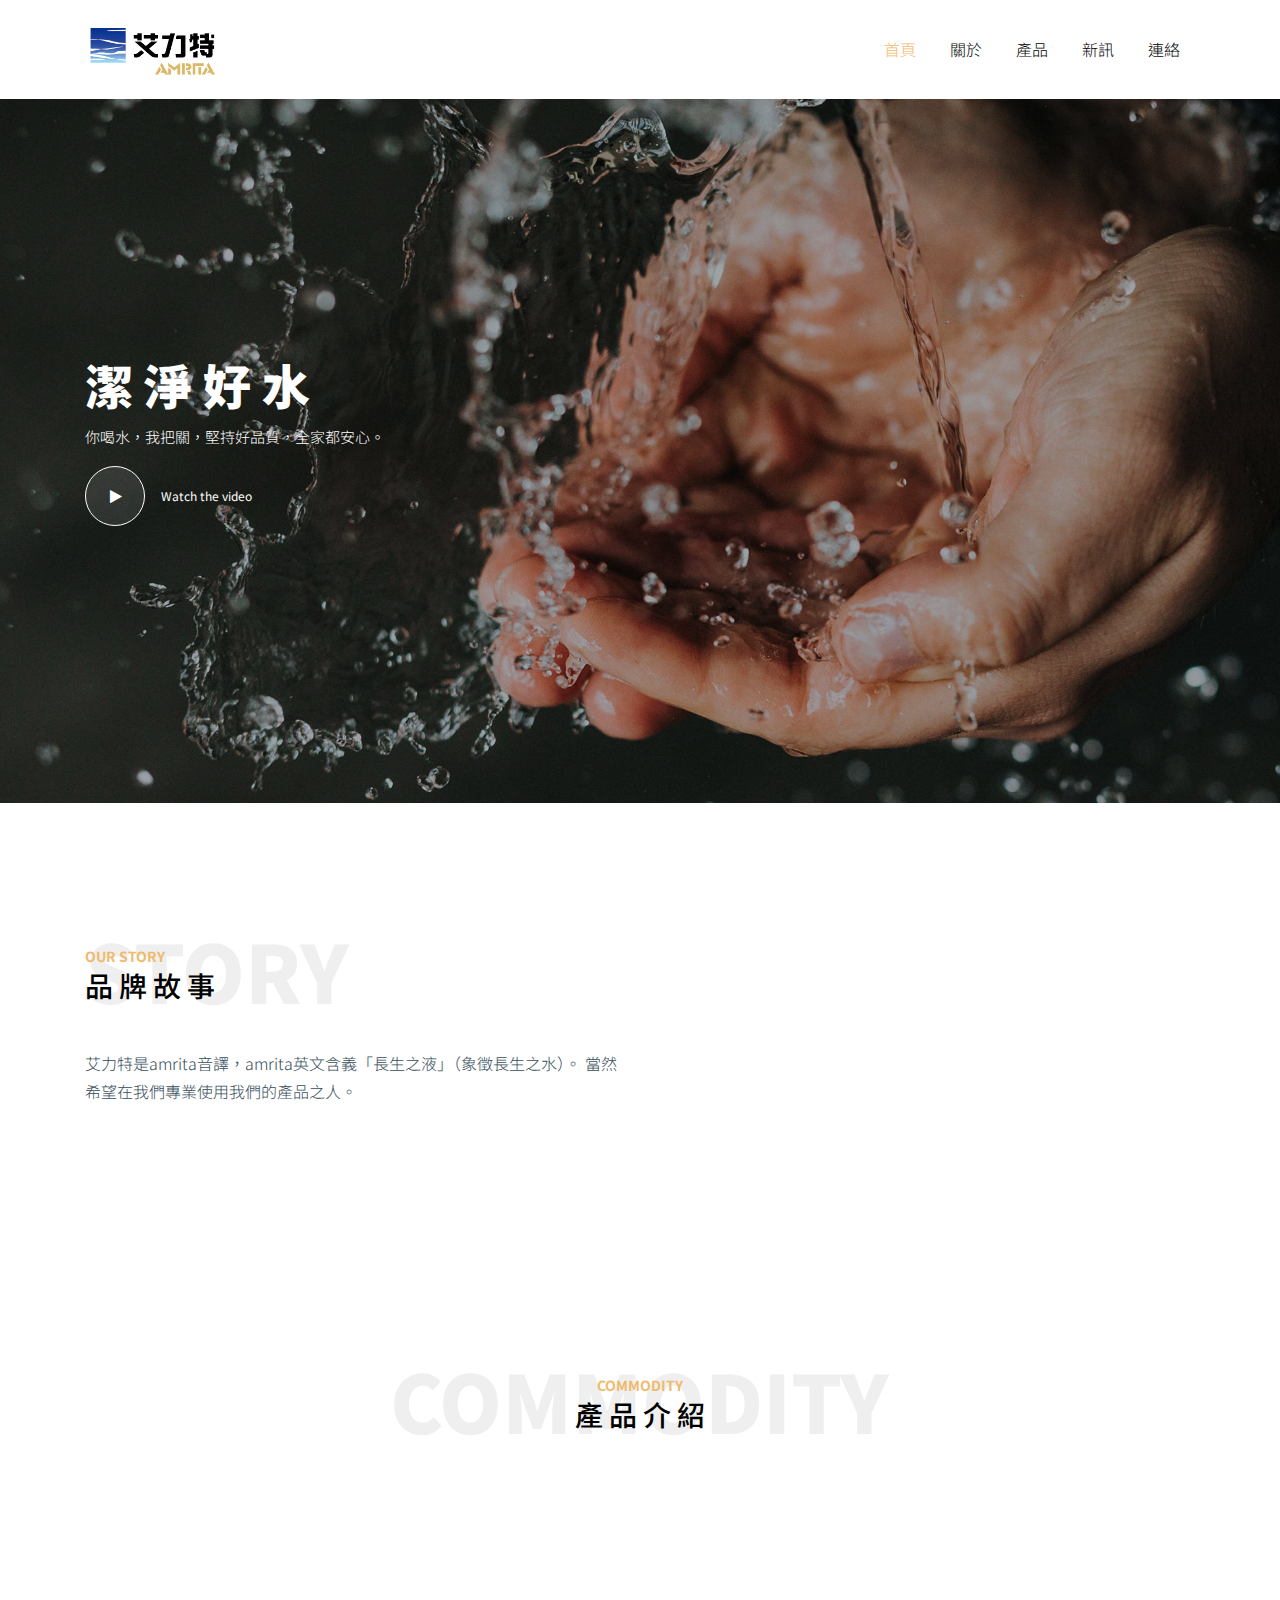
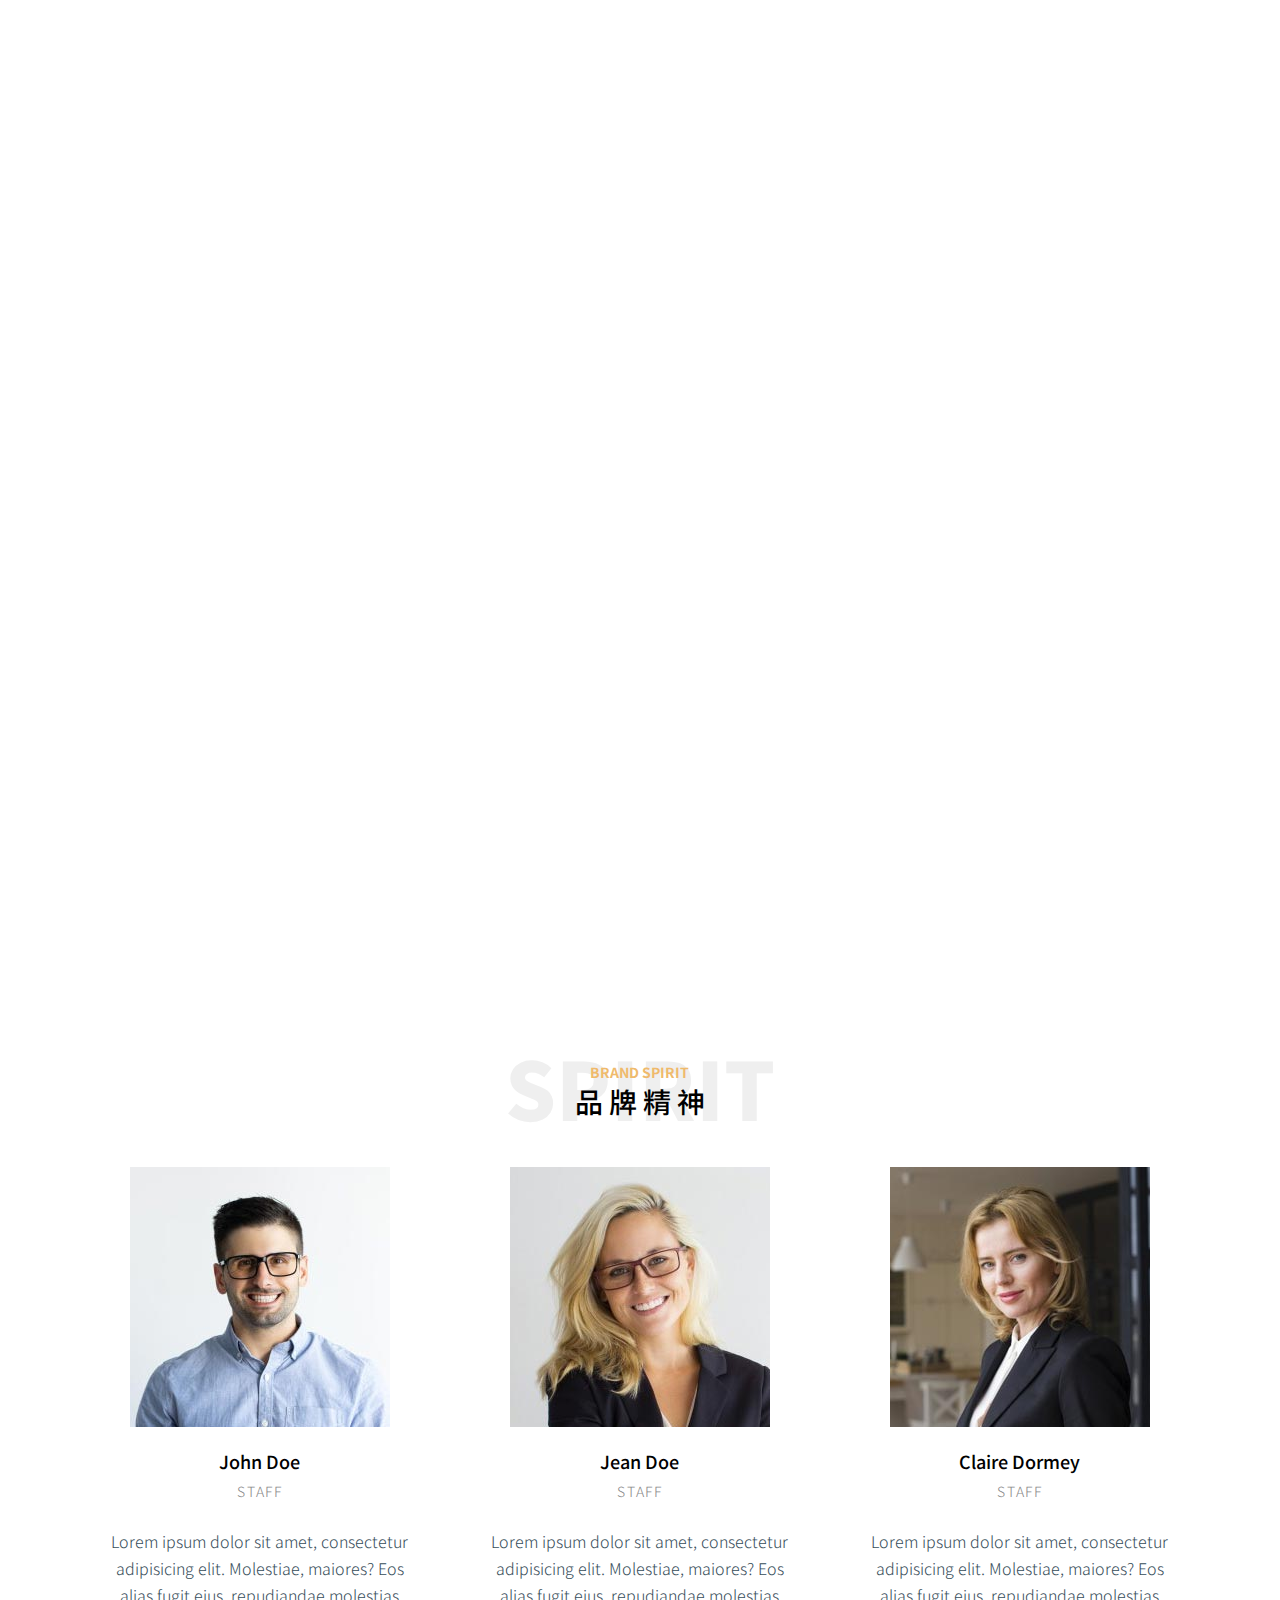
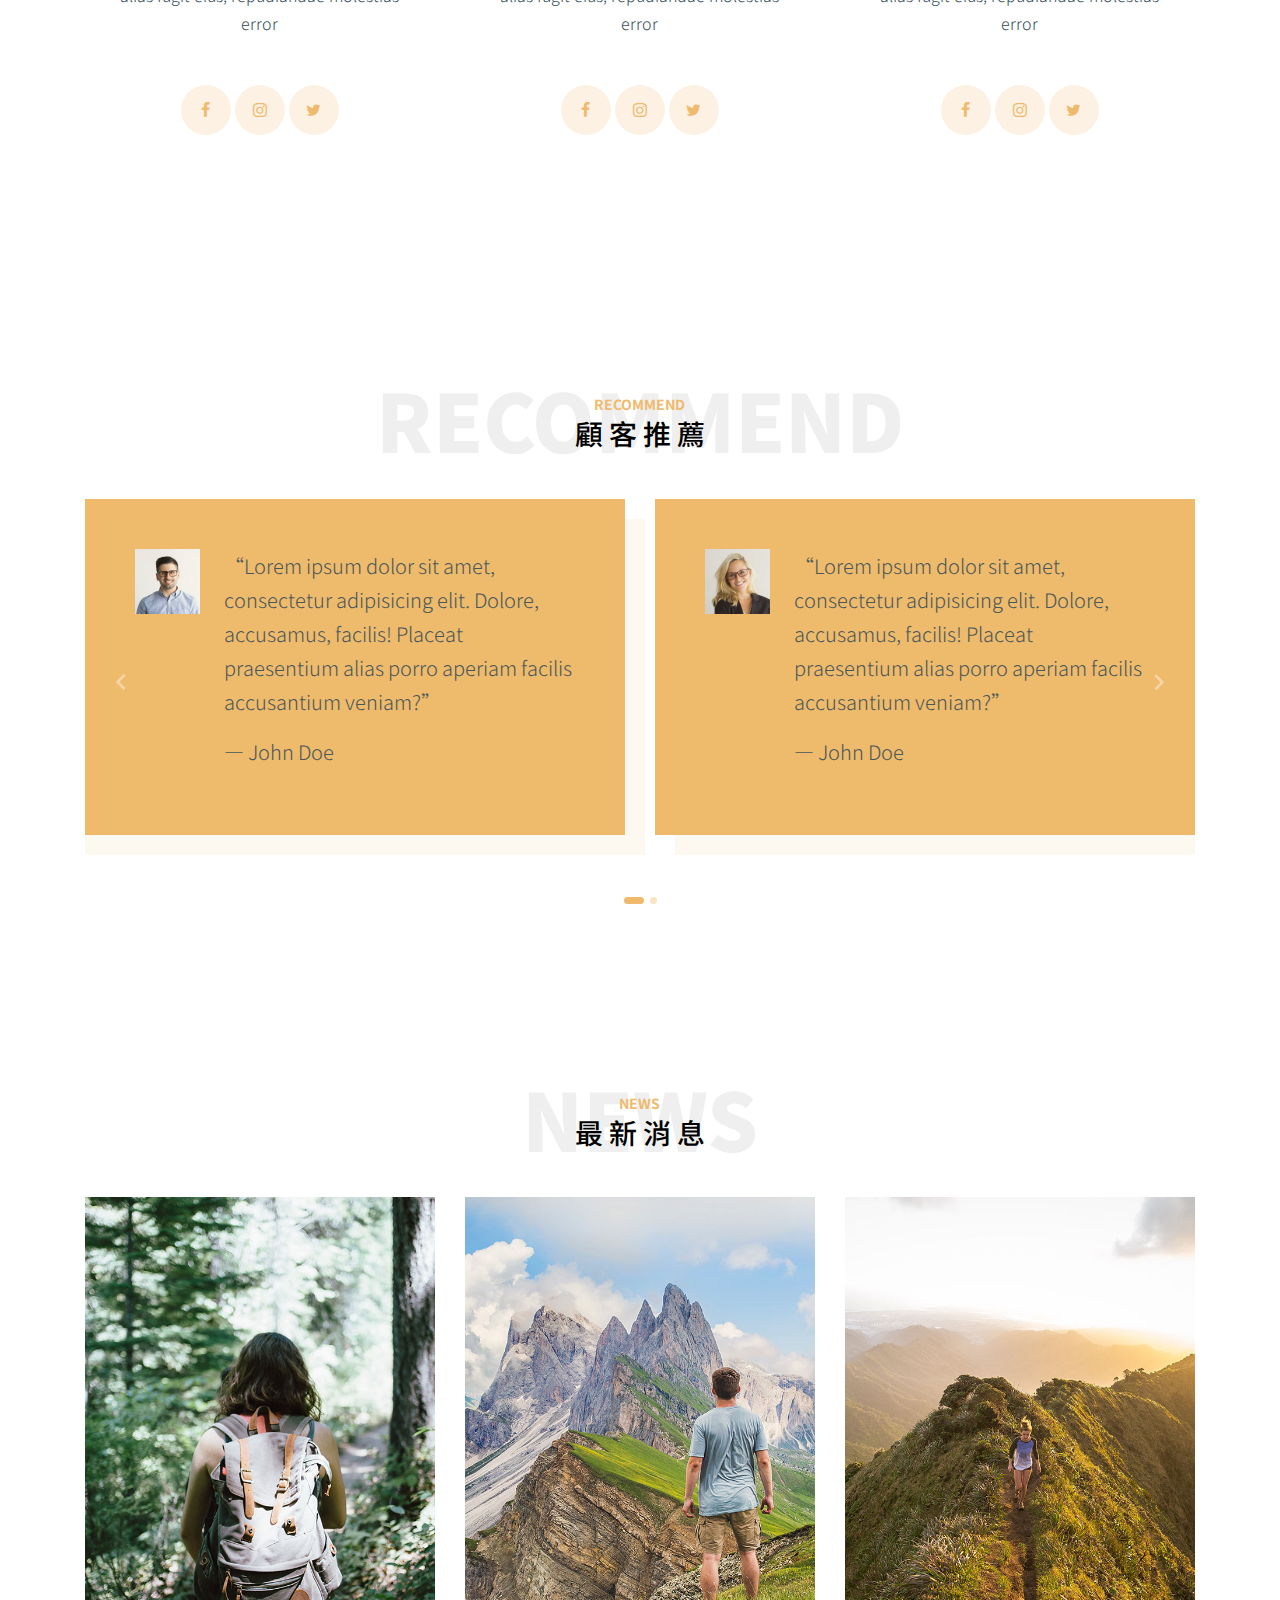
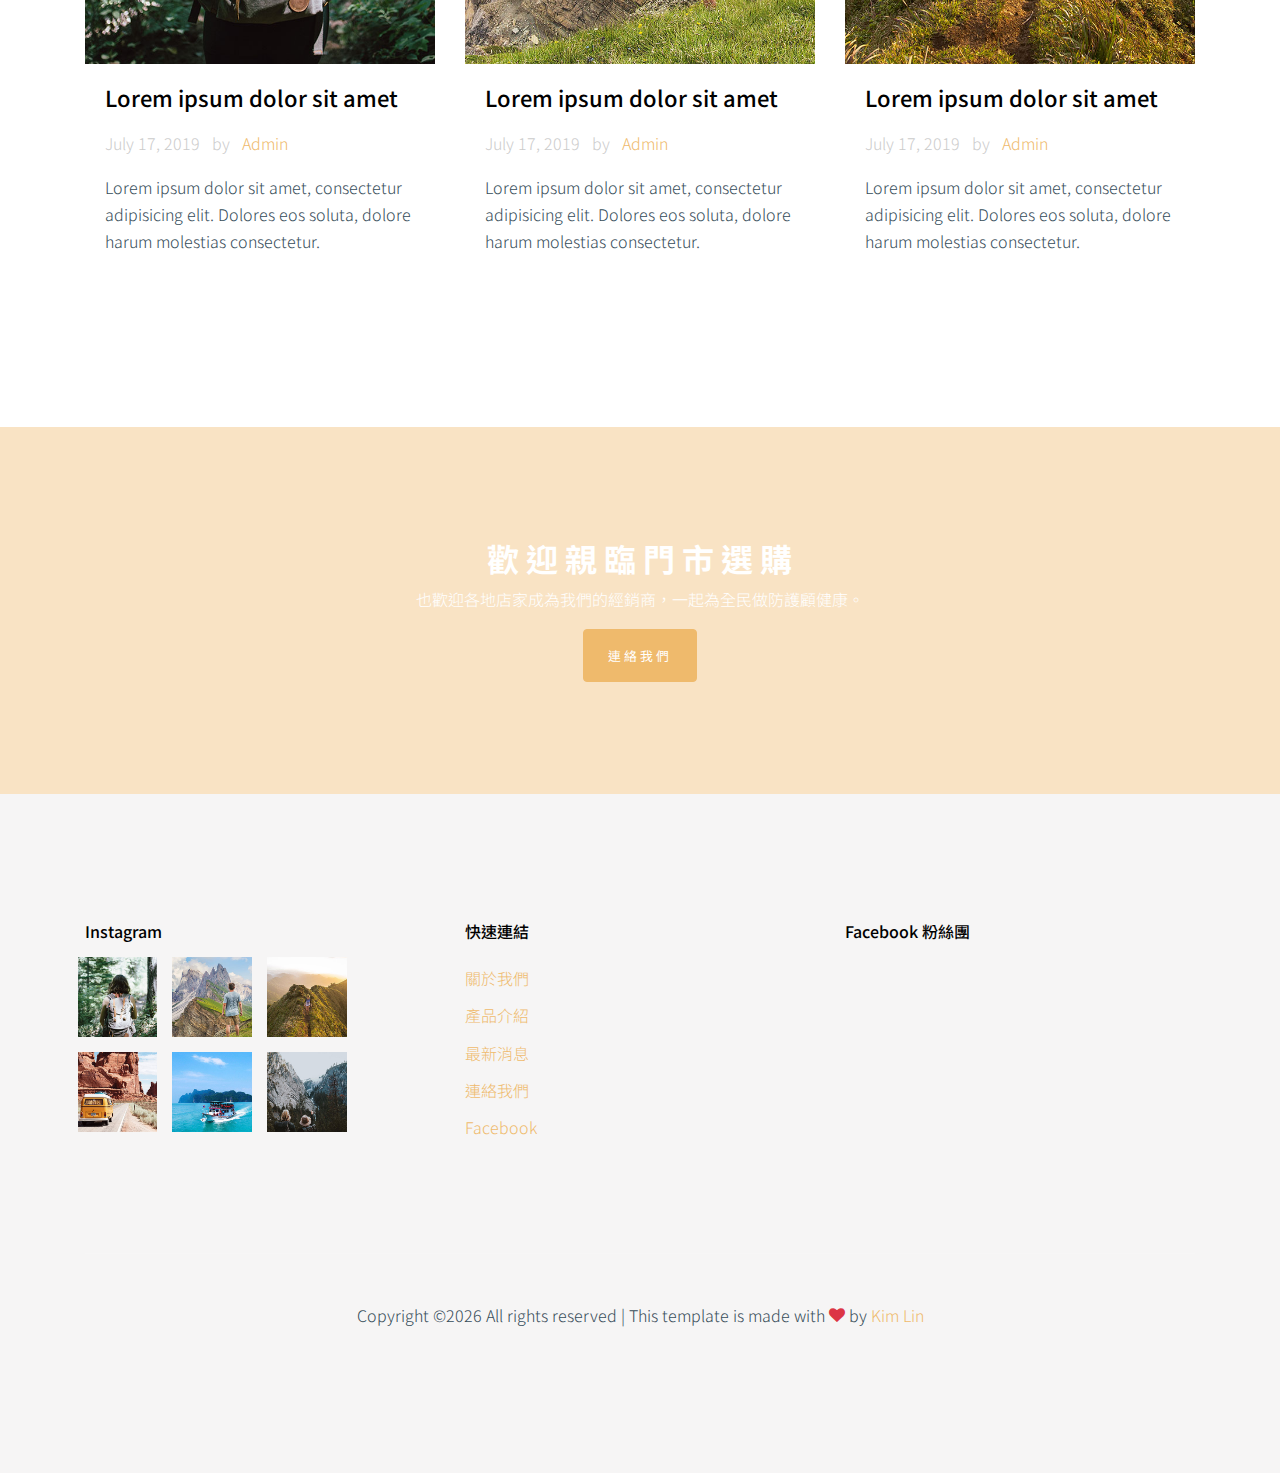
<file: index.html>
<!doctype html>
<html lang="zh-Hant-TW">

  <head>
    <title>艾力特 Amrita - 家庭淨水</title>
    <meta charset="utf-8">
    <meta name="viewport" content="width=device-width, initial-scale=1, shrink-to-fit=no">
    <meta name="description" content="艾力特AMRITA品牌發行於2008年，服務至今已改善許多用戶的各種水質問題，現在仍然秉持著不斷創新、準確的效率、穩健踏實為理念，提供一貫的完整服務。">
    <meta name="keywords" content="艾力特,艾力特淨水,Amrita,Amrita淨水器,艾力特Amrita,台灣製造,台灣製淨水器,淨水品牌,淨水品牌推薦,濾水器品牌,濾水器品牌推薦,淨水,淨水器,家用淨水器,櫥上淨水器,櫥下淨水器,專業淨水器,淨水器推薦,最佳淨水器,濾水,濾水器,家用濾水器,櫥上濾水器,櫥下濾水器,專業濾水器,濾水器推薦,過濾,過濾器,濾心,長生淨水,宜蘭淨水器,宜蘭飲水機,宜蘭淨水器推薦,力健淨水,力樂淨水,羅東淨水器,羅東飲水機,家庭淨水">
    <meta name="author" content="長生淨水科技">

<!--    <link href="https://fonts.googleapis.com/css?family=Work+Sans:400,700,900&display=swap" rel="stylesheet">-->
    <link href="https://fonts.googleapis.com/css?family=Noto+Sans+TC" rel="stylesheet"/>
    <link rel="stylesheet" href="fonts/icomoon/style.css">

    <link rel="stylesheet" href="css/bootstrap.min.css">
    <link rel="stylesheet" href="css/bootstrap-datepicker.css">
    <link rel="stylesheet" href="css/jquery.fancybox.min.css">
    <link rel="stylesheet" href="css/owl.carousel.min.css">
    <link rel="stylesheet" href="css/owl.theme.default.min.css">
    <link rel="stylesheet" href="fonts/flaticon/font/flaticon.css">
    <link rel="stylesheet" href="css/aos.css">

    <!-- MAIN CSS -->
    <link rel="stylesheet" href="css/style.css">

  </head>

  <body data-spy="scroll" data-target=".site-navbar-target" data-offset="300">

    
    <div class="site-wrap" id="home-section">

      <div class="site-mobile-menu site-navbar-target">
        <div class="site-mobile-menu-header">
          <div class="site-mobile-menu-close mt-3">
            <span class="icon-close2 js-menu-toggle"></span>
          </div>
        </div>
        <div class="site-mobile-menu-body"></div>
      </div>



      <header class="site-navbar site-navbar-target" role="banner">

        <div class="container">
          <div class="row align-items-center position-relative">

            <div class="col-3 ">
              <div class="site-logo">
                <a href="index.html" class="font-weight-bold">
                  <img src="images/logo.png" alt="Image" class="img-fluid">
                </a>
              </div>
            </div>

            <div class="col-9  text-right">
              

              <span class="d-inline-block d-lg-none"><a href="#" class="text-white site-menu-toggle js-menu-toggle py-5 text-white"><span class="icon-menu h3 text-white"></span></a></span>

              

              <nav class="site-navigation text-right ml-auto d-none d-lg-block" role="navigation">
                <ul class="site-menu main-menu js-clone-nav ml-auto ">
                  <li class="active"><a href="index.html" class="nav-link">首頁</a></li>
                  <li><a href="about.html" class="nav-link">關於</a></li>
                  <li><a href="product.html" class="nav-link">產品</a></li>
                  <li><a href="blog.html" class="nav-link">新訊</a></li>
                  <li><a href="contact.html" class="nav-link">連絡</a></li>
                </ul>
              </nav>
            </div>

            
          </div>
        </div>

      </header>

    <div class="ftco-blocks-cover-1">
      <div class="site-section-cover overlay" style="background-image: url('images/hero_1.jpg')">
        <div class="container">
          <div class="row align-items-center">
            <div class="col-md-5" data-aos="fade-right">
              <h1 class="mb-3 text-white">潔 淨 好 水</h1>
              <p>你喝水，我把關，堅持好品質，全家都安心。</p>
              <p class="d-flex align-items-center">
                <a href="https://youtu.be/XgW0SK_e7i0" data-fancybox class="play-btn-39282 mr-3"><span class="icon-play"></span></a> 
                <span class="small">Watch the video</span>
              </p>
            </div>
          </div>
        </div>
      </div>
    </div>


    <div class="site-section py-5">
      <div class="container">
        <div class="row align-items-center">
          <div class="col-md-6">
            <div class="heading-39101 mb-5">
              <span class="backdrop">Story</span>
              <span class="subtitle-39191">Our Story</span>
              <h3>品 牌 故 事</h3>
            </div>
            <p>艾力特是amrita音譯，amrita英文含義「長生之液」（象徵長生之水）。
當然希望在我們專業使用我們的產品之人。</p>
          </div>
          <div class="col-md-6" data-aos="fade-right">
            <img src="images/traveler.jpg" alt="Image" class="img-fluid">
          </div>
        </div>
      </div>
    </div>

    <div class="site-section">

      <div class="container">
        <div class="row justify-content-center text-center">
          <div class="col-md-7">
            <div class="heading-39101 mb-5">
              <span class="backdrop text-center">commodity</span>
              <span class="subtitle-39191">commodity</span>
              <h3>產 品 介 紹</h3>
            </div>
          </div>
        </div>
        <div class="row">
          <div class="col-lg-4 col-md-6 mb-4" data-aos="fade-up">
            <div class="listing-item">
              <div class="listing-image">
                <img src="images/production/product01.jpg" alt="Image" class="img-fluid">
              </div>
              <div class="listing-item-content">
                <a class="px-3 mb-3 category bg-primary" href="#">NT$400.00 元整</a>
                <h2 class="mb-1"><a href="product-single.html">AMRITA艾力特 極致型UDF-顆粒活性碳濾心/濾芯</a></h2>
              </div>
            </div>
          </div>

          <div class="col-lg-4 col-md-6 mb-4" data-aos="fade-up">
            <div class="listing-item">
              <div class="listing-image">
                <img src="images/production/product02.jpg" alt="Image" class="img-fluid">
              </div>
              <div class="listing-item-content">
                <a class="px-3 mb-3 category bg-primary" href="#">NT$400.00 元整</a>
                <h2 class="mb-1"><a href="product-single.html">AMRITA艾力特 極致式PP-1微米濾心/濾芯</a></h2>
              </div>
            </div>
          </div>

          <div class="col-lg-4 col-md-6 mb-4" data-aos="fade-up">
            <div class="listing-item">
              <div class="listing-image">
                <img src="images/production/product03.jpg" alt="Image" class="img-fluid">
              </div>
              <div class="listing-item-content">
                <a class="px-3 mb-3 category bg-primary" href="#">NT$300.00 元整</a>
                <h2 class="mb-1"><a href="product-single.html">AMRITA艾力特 極致式PP5μ濾心/濾芯</a></h2>
              </div>
            </div>
          </div>

          <div class="col-lg-4 col-md-6 mb-4" data-aos="fade-up">
            <div class="listing-item">
              <div class="listing-image">
                <img src="images/production/product04.jpg" alt="Image" class="img-fluid">
              </div>
              <div class="listing-item-content">
                <a class="px-3 mb-3 category bg-primary" href="#">NT$900.00 元整</a>
                <h2 class="mb-1"><a href="product-single.html">AMRITA艾力特 極致式奈米銀濾心/濾芯</a></h2>
              </div>
            </div>
          </div>

          <div class="col-lg-4 col-md-6 mb-4" data-aos="fade-up">
            <div class="listing-item">
              <div class="listing-image">
                <img src="images/production/product06.jpg" alt="Image" class="img-fluid">
              </div>
              <div class="listing-item-content">
                <a class="px-3 mb-3 category bg-primary" href="#">NT$ 8,900 元整</a>
                <h2 class="mb-1"><a href="product-single.html">AMRITA艾力特AP-75G RO逆滲透純水機</a></h2>
              </div>
            </div>
          </div>

          <div class="col-lg-4 col-md-6 mb-4" data-aos="fade-up">
            <div class="listing-item">
              <div class="listing-image">
                <img src="images/production/product07.jpg" alt="Image" class="img-fluid">
              </div>
              <div class="listing-item-content">
                <a class="px-3 mb-3 category bg-primary" href="#">NT$ 16,800 元整</a>
                <h2 class="mb-1"><a href="product-single.html">★AMRITA艾力特AR-6600直輸RO機</a></h2>
              </div>
            </div>
          </div>

        </div>

      </div>
    </div>

    <div class="site-section">

      <div class="container">
        <div class="row justify-content-center text-center">
          <div class="col-md-10">
            <div class="heading-39101 mb-5">
              <span class="backdrop text-center">spirit</span>
              <span class="subtitle-39191">Brand spirit
</span>
              <h3>品 牌 精 神</h3>
            </div>
          </div>
        </div>


        <div class="row">

          <div class="col-lg-4 col-md-6 mb-4">
            <div class="person-29191 text-center">
              <img src="images/person_1.jpg" alt="Image" class="img-fluid mb-4">
              <div class="px-4">
                <h2 class="mb-2">John Doe</h2>
                <p class="caption mb-4">Staff</p>
                <p>Lorem ipsum dolor sit amet, consectetur adipisicing elit. Molestiae, maiores? Eos alias fugit eius, repudiandae molestias error</p>
                <div class="social_29128 mt-5">
                <a href="#"><span class="icon-facebook"></span></a>  
                <a href="#"><span class="icon-instagram"></span></a>  
                <a href="#"><span class="icon-twitter"></span></a>  
               </div>
              </div>
            </div>
          </div>

          <div class="col-lg-4 col-md-6 mb-4">
            <div class="person-29191 text-center">
              <img src="images/person_2.jpg" alt="Image" class="img-fluid mb-4">
              <div class="px-4">
                <h2 class="mb-2">Jean Doe</h2>
                <p class="caption mb-4">Staff</p>
                <p>Lorem ipsum dolor sit amet, consectetur adipisicing elit. Molestiae, maiores? Eos alias fugit eius, repudiandae molestias error</p>
                <div class="social_29128 mt-5">
                <a href="#"><span class="icon-facebook"></span></a>  
                <a href="#"><span class="icon-instagram"></span></a>  
                <a href="#"><span class="icon-twitter"></span></a>  
               </div>
              </div>
            </div>
          </div>

          <div class="col-lg-4 col-md-6 mb-4">
            <div class="person-29191 text-center">
              <img src="images/person_3.jpg" alt="Image" class="img-fluid mb-4">
              <div class="px-4">
                <h2 class="mb-2">Claire Dormey</h2>
                <p class="caption mb-4">Staff</p>
                <p>Lorem ipsum dolor sit amet, consectetur adipisicing elit. Molestiae, maiores? Eos alias fugit eius, repudiandae molestias error</p>
                <div class="social_29128 mt-5">
                <a href="#"><span class="icon-facebook"></span></a>  
                <a href="#"><span class="icon-instagram"></span></a>  
                <a href="#"><span class="icon-twitter"></span></a>  
               </div>
              </div>
            </div>
          </div>

        </div>

      </div>
    </div>


    

    <div class="site-section">

      <div class="container">

        <div class="row justify-content-center text-center">
          <div class="col-md-10">
            <div class="heading-39101 mb-5">
              <span class="backdrop text-center">Recommend</span>
              <span class="subtitle-39191">Recommend</span>
              <h3>顧 客 推 薦</h3>
            </div>
          </div>
        </div>

        <div class="owl-carousel slide-one-item">
          <div class="row">
            <div class="col-md-6">

              <div class="testimonial-39191 d-flex">
                <div class="mr-4">
                  <img src="images/person_1.jpg" alt="Image" class="img-fluid">
                </div>
                <div>
                <blockquote>&ldquo;Lorem ipsum dolor sit amet, consectetur adipisicing elit. Dolore, accusamus, facilis! Placeat praesentium alias porro aperiam facilis accusantium veniam?&rdquo;</blockquote>
                <p>&mdash; John Doe</p>
                </div>
              </div>    
              
            </div>

            <div class="col-md-6">

              <div class="testimonial-39191 d-flex">
                <div class="mr-4">
                  <img src="images/person_2.jpg" alt="Image" class="img-fluid">
                </div>
                <div>
                <blockquote>&ldquo;Lorem ipsum dolor sit amet, consectetur adipisicing elit. Dolore, accusamus, facilis! Placeat praesentium alias porro aperiam facilis accusantium veniam?&rdquo;</blockquote>
                <p>&mdash; John Doe</p>
                </div>
              </div>    
              
            </div>
          </div>

          <div class="row">
            <div class="col-md-6">

              <div class="testimonial-39191 d-flex">
                <div class="mr-4">
                  <img src="images/person_1.jpg" alt="Image" class="img-fluid">
                </div>
                <div>
                <blockquote>&ldquo;Lorem ipsum dolor sit amet, consectetur adipisicing elit. Dolore, accusamus, facilis! Placeat praesentium alias porro aperiam facilis accusantium veniam?&rdquo;</blockquote>
                <p>&mdash; John Doe</p>
                </div>
              </div>    
              
            </div>

            <div class="col-md-6">

              <div class="testimonial-39191 d-flex">
                <div class="mr-4">
                  <img src="images/person_2.jpg" alt="Image" class="img-fluid">
                </div>
                <div>
                <blockquote>&ldquo;Lorem ipsum dolor sit amet, consectetur adipisicing elit. Dolore, accusamus, facilis! Placeat praesentium alias porro aperiam facilis accusantium veniam?&rdquo;</blockquote>
                <p>&mdash; John Doe</p>
                </div>
              </div>    
              
            </div>
          </div>

        </div>

      </div>
    </div>


    <div class="site-section">

      <div class="container">
        <div class="row justify-content-center text-center">
          <div class="col-md-10">
            <div class="heading-39101 mb-5">
              <span class="backdrop text-center">News</span>
              <span class="subtitle-39191">News</span>
              <h3>最 新 消 息</h3>
            </div>
          </div>
        </div>

        <div class="row">
          <div class="col-lg-4 col-md-6 mb-4">
            <div class="post-entry-1 h-100">
              <a href="single.html">
                <img src="images/img_1.jpg" alt="Image"
                 class="img-fluid">
              </a>
              <div class="post-entry-1-contents">
                
                <h2><a href="single.html">Lorem ipsum dolor sit amet</a></h2>
                <span class="meta d-inline-block mb-3">July 17, 2019 <span class="mx-2">by</span> <a href="#">Admin</a></span>
                <p>Lorem ipsum dolor sit amet, consectetur adipisicing elit. Dolores eos soluta, dolore harum molestias consectetur.</p>
              </div>
            </div>
          </div>
          <div class="col-lg-4 col-md-6 mb-4">
            <div class="post-entry-1 h-100">
              <a href="single.html">
                <img src="images/img_2.jpg" alt="Image"
                 class="img-fluid">
              </a>
              <div class="post-entry-1-contents">
                
                <h2><a href="single.html">Lorem ipsum dolor sit amet</a></h2>
                <span class="meta d-inline-block mb-3">July 17, 2019 <span class="mx-2">by</span> <a href="#">Admin</a></span>
                <p>Lorem ipsum dolor sit amet, consectetur adipisicing elit. Dolores eos soluta, dolore harum molestias consectetur.</p>
              </div>
            </div>
          </div>

          <div class="col-lg-4 col-md-6 mb-4">
            <div class="post-entry-1 h-100">
              <a href="single.html">
                <img src="images/img_3.jpg" alt="Image"
                 class="img-fluid">
              </a>
              <div class="post-entry-1-contents">
                
                <h2><a href="single.html">Lorem ipsum dolor sit amet</a></h2>
                <span class="meta d-inline-block mb-3">July 17, 2019 <span class="mx-2">by</span> <a href="#">Admin</a></span>
                <p>Lorem ipsum dolor sit amet, consectetur adipisicing elit. Dolores eos soluta, dolore harum molestias consectetur.</p>
              </div>
            </div>
          </div>
        </div>
      </div>
    </div>
    

    <div class="site-section bg-image overlay" style="background-image: url('images/hero_1.jpg')">
      <div class="container">
        <div class="row justify-content-center">
          <div class="col-md-7 text-center">
            <h2 class="font-weight-bold text-white">歡 迎 親 臨 門 市 選 購</h2>
            <p class="text-white">也歡迎各地店家成為我們的經銷商，一起為全民做防護顧健康。</p>
            <p class="mb-0"><a href="#" class="btn btn-primary text-white py-3 px-4">連絡我們</a></p>
          </div>
        </div>
      </div>
    </div>

    <footer class="site-footer bg-light">
      <div class="container">
        <div class="row">
          <div class="col-lg-3">
            <h2 class="footer-heading mb-3">Instagram</h2>
            <div class="row">
              <div class="col-4 gal_col">
                <a href="#"><img src="images/insta_1.jpg" alt="Image" class="img-fluid"></a>
              </div>
              <div class="col-4 gal_col">
                <a href="#"><img src="images/insta_2.jpg" alt="Image" class="img-fluid"></a>
              </div>
              <div class="col-4 gal_col">
                <a href="#"><img src="images/insta_3.jpg" alt="Image" class="img-fluid"></a>
              </div>
              <div class="col-4 gal_col">
                <a href="#"><img src="images/insta_4.jpg" alt="Image" class="img-fluid"></a>
              </div>
              <div class="col-4 gal_col">
                <a href="#"><img src="images/insta_5.jpg" alt="Image" class="img-fluid"></a>
              </div>
              <div class="col-4 gal_col">
                <a href="#"><img src="images/insta_6.jpg" alt="Image" class="img-fluid"></a>
              </div>
            </div>
          </div>
          <div class="col-lg-8 ml-auto">
            <div class="row">
              <div class="col-lg-6 ml-auto">
                <h2 class="footer-heading mb-4">快速連結</h2>
                <ul class="list-unstyled">
                  <li><a href="#">關於我們</a></li>
                  <li><a href="#">產品介紹</a></li>
                  <li><a href="#">最新消息</a></li>
                  <li><a href="#">連絡我們</a></li>
                  <li><a href="#">Facebook</a></li>
                </ul>
              </div>
              <div class="col-lg-6">
                <h2 class="footer-heading mb-4">Facebook 粉絲團</h2>
<div class="fb-page" 
  data-href="https://www.facebook.com/liwater206/"
  data-width="380" 
  data-hide-cover="false"
  data-show-facepile="false"></div>
              </div>
              
            </div>
          </div>
        </div>
        <div class="row pt-5 mt-5 text-center">
          <div class="col-md-12">
            <div class="border-top pt-5">
              <p>
            <!-- Link back to Colorlib can't be removed. Template is licensed under CC BY 3.0. -->
            Copyright &copy;<script>document.write(new Date().getFullYear());</script> All rights reserved | This template is made with <i class="icon-heart text-danger" aria-hidden="true"></i> by <a href="#" target="_blank" >Kim Lin</a>
            <!-- Link back to Colorlib can't be removed. Template is licensed under CC BY 3.0. -->
            </p>
            </div>
          </div>

        </div>
      </div>
    </footer>

    </div>

    <script src="js/jquery-3.3.1.min.js"></script>
    <script src="js/jquery-migrate-3.0.0.js"></script>
    <script src="js/popper.min.js"></script>
    <script src="js/bootstrap.min.js"></script>
    <script src="js/owl.carousel.min.js"></script>
    <script src="js/jquery.sticky.js"></script>
    <script src="js/jquery.waypoints.min.js"></script>
    <script src="js/jquery.animateNumber.min.js"></script>
    <script src="js/jquery.fancybox.min.js"></script>
    <script src="js/jquery.stellar.min.js"></script>
    <script src="js/jquery.easing.1.3.js"></script>
    <script src="js/bootstrap-datepicker.min.js"></script>
    <script src="js/isotope.pkgd.min.js"></script>
    <script src="js/aos.js"></script>

    <script src="js/main.js"></script>
    <!-- FB私訊留 -->
<script>
  window.fbAsyncInit = function() {
    FB.init({
      appId            : 'your-app-id',
      autoLogAppEvents : true,
      xfbml            : true,
      version          : 'v2.11'
    });
  };

  (function(d, s, id){
     var js, fjs = d.getElementsByTagName(s)[0];
     if (d.getElementById(id)) {return;}
     js = d.createElement(s); js.id = id;
     js.src = "https://connect.facebook.net/en_US/sdk.js";
     fjs.parentNode.insertBefore(js, fjs);
   }(document, 'script', 'facebook-jssdk'));
</script>
  </body>

</html>
</file>
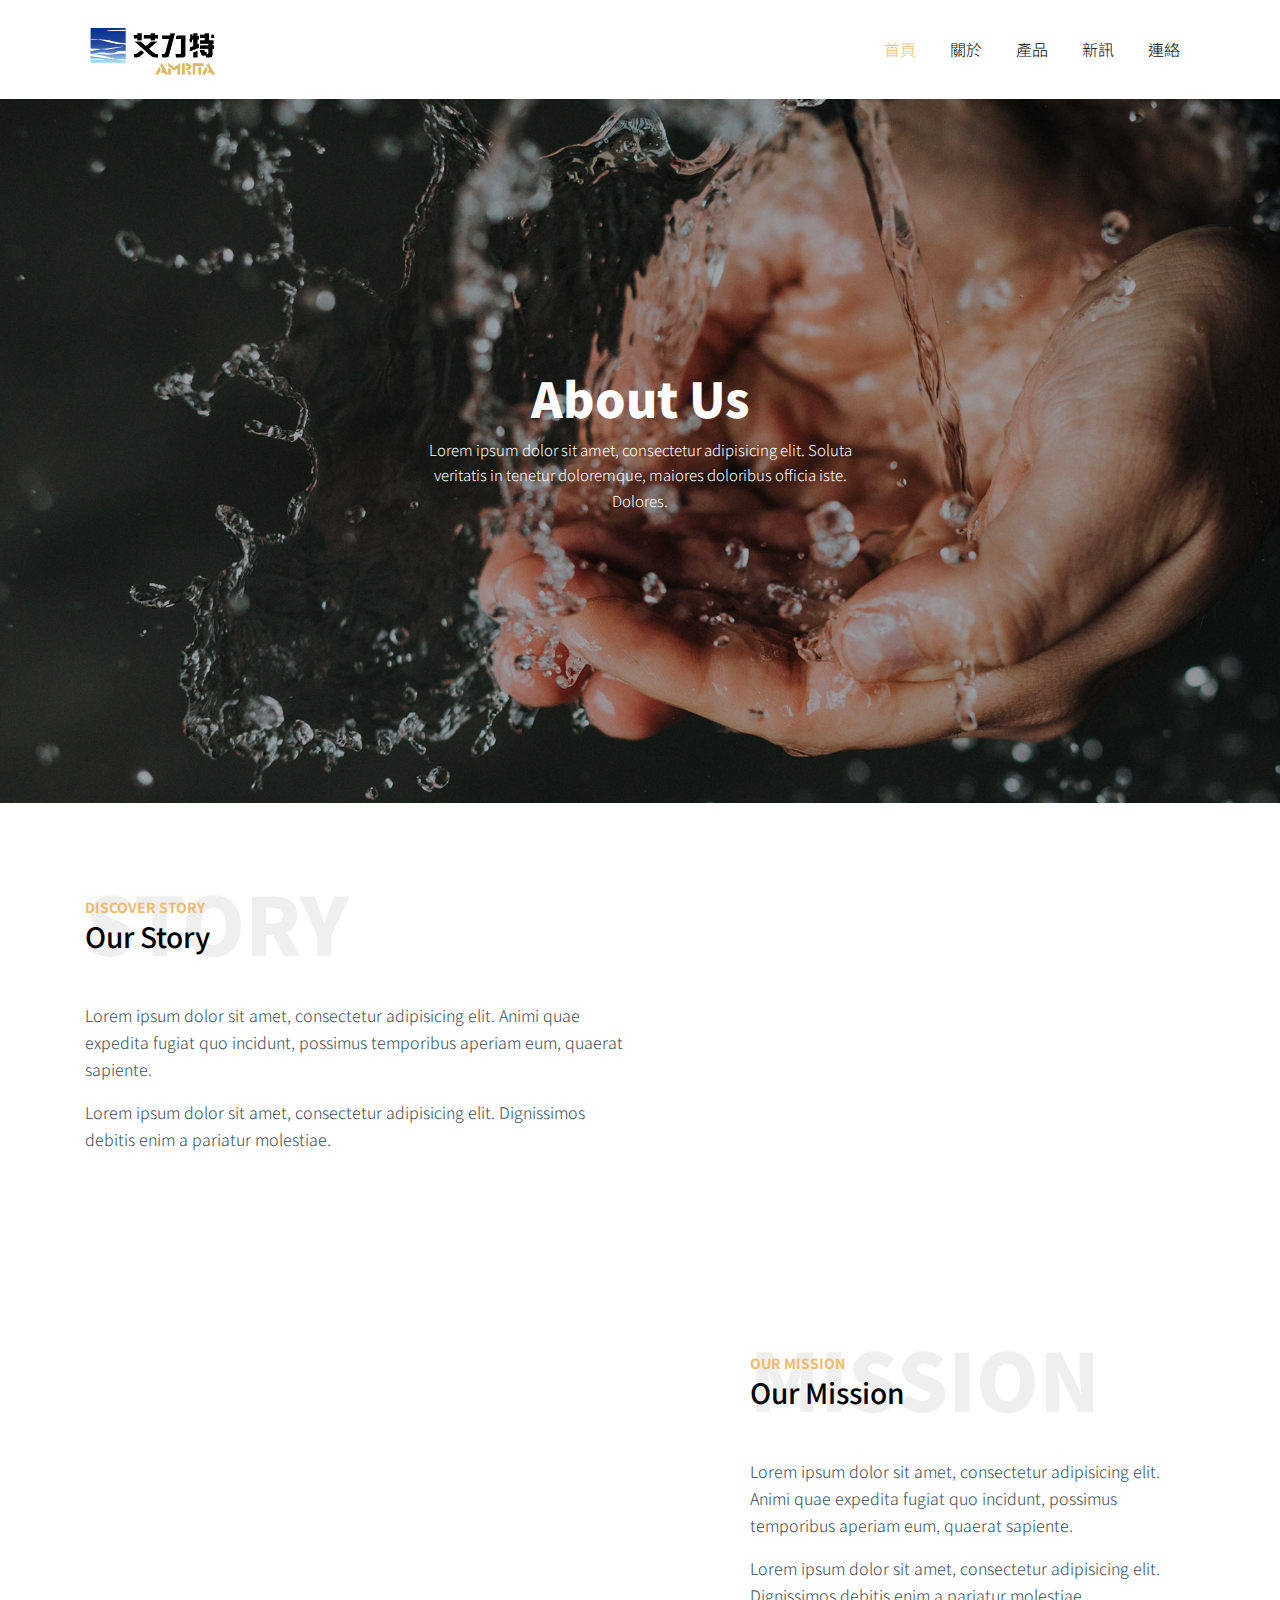
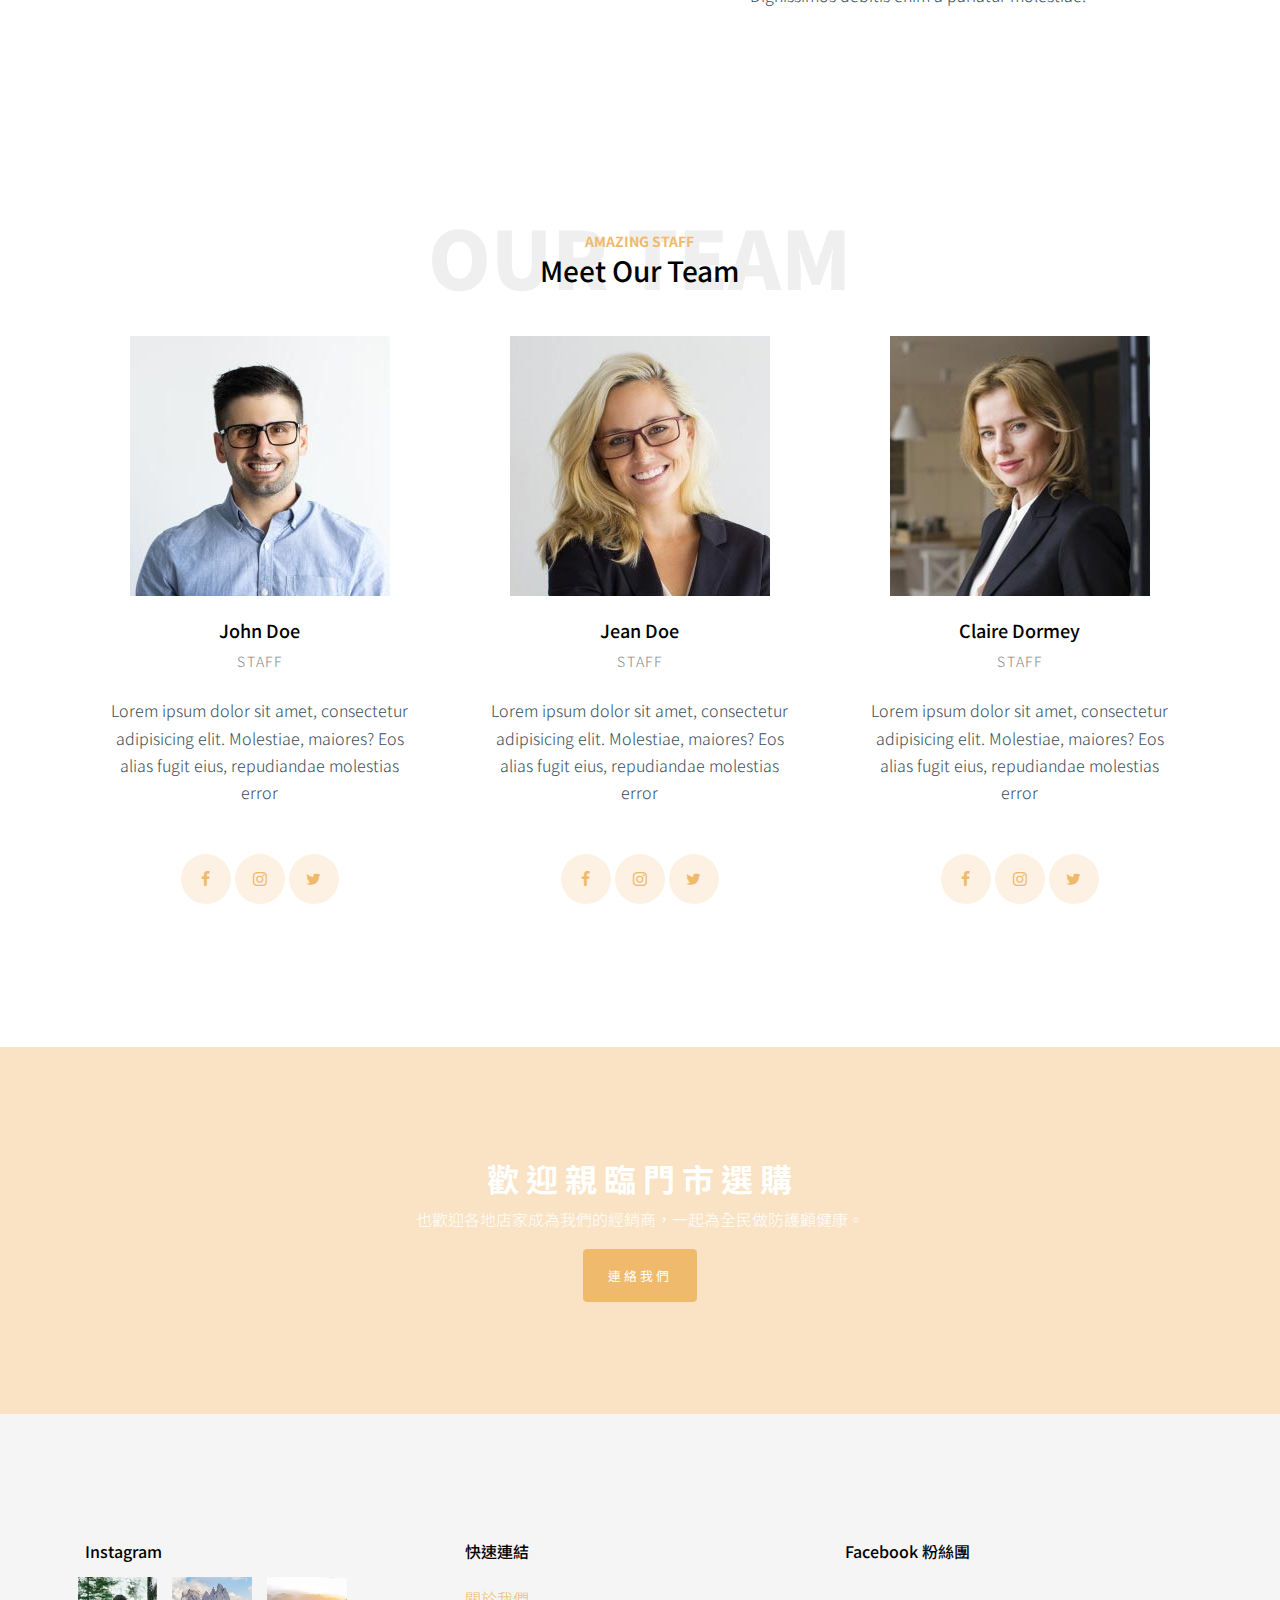
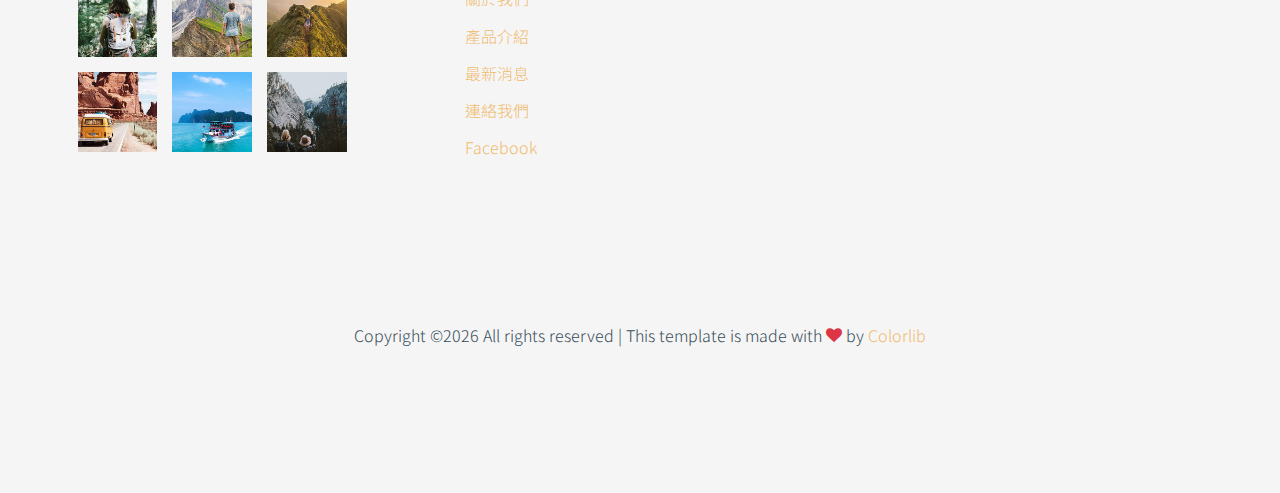
<file: about.html>
<!doctype html>
<html lang="zh-Hant-TW">

  <head>
    <title>艾力特 Amrita - 家庭淨水</title>
    <meta charset="utf-8">
    <meta name="viewport" content="width=device-width, initial-scale=1, shrink-to-fit=no">
    <meta name="description" content="艾力特AMRITA品牌發行於2008年，服務至今已改善許多用戶的各種水質問題，現在仍然秉持著不斷創新、準確的效率、穩健踏實為理念，提供一貫的完整服務。">
    <meta name="keywords" content="艾力特,艾力特淨水,Amrita,Amrita淨水器,艾力特Amrita,台灣製造,台灣製淨水器,淨水品牌,淨水品牌推薦,濾水器品牌,濾水器品牌推薦,淨水,淨水器,家用淨水器,櫥上淨水器,櫥下淨水器,專業淨水器,淨水器推薦,最佳淨水器,濾水,濾水器,家用濾水器,櫥上濾水器,櫥下濾水器,專業濾水器,濾水器推薦,過濾,過濾器,濾心,長生淨水,宜蘭淨水器,宜蘭飲水機,宜蘭淨水器推薦,力健淨水,力樂淨水,羅東淨水器,羅東飲水機,家庭淨水">
    <meta name="author" content="長生淨水科技">

<!--    <link href="https://fonts.googleapis.com/css?family=Work+Sans:400,700,900&display=swap" rel="stylesheet">-->
    <link href="https://fonts.googleapis.com/css?family=Noto+Sans+TC" rel="stylesheet"/>

    <link rel="stylesheet" href="fonts/icomoon/style.css">

    <link rel="stylesheet" href="css/bootstrap.min.css">
    <link rel="stylesheet" href="css/bootstrap-datepicker.css">
    <link rel="stylesheet" href="css/jquery.fancybox.min.css">
    <link rel="stylesheet" href="css/owl.carousel.min.css">
    <link rel="stylesheet" href="css/owl.theme.default.min.css">
    <link rel="stylesheet" href="fonts/flaticon/font/flaticon.css">
    <link rel="stylesheet" href="css/aos.css">

    <!-- MAIN CSS -->
    <link rel="stylesheet" href="css/style.css">

  </head>

  <body data-spy="scroll" data-target=".site-navbar-target" data-offset="300">

    
    <div class="site-wrap" id="home-section">

      <div class="site-mobile-menu site-navbar-target">
        <div class="site-mobile-menu-header">
          <div class="site-mobile-menu-close mt-3">
            <span class="icon-close2 js-menu-toggle"></span>
          </div>
        </div>
        <div class="site-mobile-menu-body"></div>
      </div>



      <header class="site-navbar site-navbar-target" role="banner">

        <div class="container">
          <div class="row align-items-center position-relative">

            <div class="col-3 ">
              <div class="site-logo">
                <a href="index.html" class="font-weight-bold">
                  <img src="images/logo.png" alt="Image" class="img-fluid">
                </a>
              </div>
            </div>

            <div class="col-9  text-right">
              

              <span class="d-inline-block d-lg-none"><a href="#" class="text-white site-menu-toggle js-menu-toggle py-5 text-white"><span class="icon-menu h3 text-white"></span></a></span>

              

              <nav class="site-navigation text-right ml-auto d-none d-lg-block" role="navigation">
                <ul class="site-menu main-menu js-clone-nav ml-auto ">
                  <li class="active"><a href="index.html" class="nav-link">首頁</a></li>
                  <li><a href="about.html" class="nav-link">關於</a></li>
                  <li><a href="product.html" class="nav-link">產品</a></li>
                  <li><a href="blog.html" class="nav-link">新訊</a></li>
                  <li><a href="contact.html" class="nav-link">連絡</a></li>
                </ul>
              </nav>
            </div>

            
          </div>
        </div>

      </header>

    <div class="ftco-blocks-cover-1">
      <div class="site-section-cover overlay" style="background-image: url('images/hero_1.jpg')">
        <div class="container">
          <div class="row align-items-center justify-content-center text-center">
            <div class="col-md-5" data-aos="fade-up">
              <h1 class="mb-3 text-white">About Us</h1>
              <p>Lorem ipsum dolor sit amet, consectetur adipisicing elit. Soluta veritatis in tenetur doloremque, maiores doloribus officia iste. Dolores.</p>
              
            </div>
          </div>
        </div>
      </div>
    </div>


    <div class="site-section py-5">
      <div class="container">
        <div class="row align-items-center">
          <div class="col-md-6">
            <div class="heading-39101 mb-5">
              <span class="backdrop">Story</span>
              <span class="subtitle-39191">Discover Story</span>
              <h3>Our Story</h3>
            </div>
            <p>Lorem ipsum dolor sit amet, consectetur adipisicing elit. Animi quae expedita fugiat quo incidunt, possimus temporibus aperiam eum, quaerat sapiente.</p>
            <p>Lorem ipsum dolor sit amet, consectetur adipisicing elit. Dignissimos debitis enim a pariatur molestiae.</p>
          </div>
          <div class="col-md-6" data-aos="fade-right">
            <img src="images/traveler.jpg" alt="Image" class="img-fluid">
          </div>
        </div>
      </div>
    </div>


    <div class="site-section py-5">
      <div class="container">
        <div class="row align-items-center">
          <div class="col-md-5 order-2 ml-auto">
            <div class="heading-39101 mb-5">
              <span class="backdrop">Mission</span>
              <span class="subtitle-39191">Our Mission</span>
              <h3>Our Mission</h3>
            </div>
            <p>Lorem ipsum dolor sit amet, consectetur adipisicing elit. Animi quae expedita fugiat quo incidunt, possimus temporibus aperiam eum, quaerat sapiente.</p>
            <p>Lorem ipsum dolor sit amet, consectetur adipisicing elit. Dignissimos debitis enim a pariatur molestiae.</p>
          </div>
          <div class="col-md-6 order-1" data-aos="fade-left">
            <img src="images/hero_1.jpg" alt="Image" class="img-fluid">
          </div>
        </div>
      </div>
    </div>

    
    <div class="site-section">

      <div class="container">
        <div class="row justify-content-center text-center">
          <div class="col-md-10">
            <div class="heading-39101 mb-5">
              <span class="backdrop text-center">Our Team</span>
              <span class="subtitle-39191">Amazing Staff</span>
              <h3>Meet Our Team</h3>
            </div>
          </div>
        </div>


        <div class="row">

          <div class="col-lg-4 col-md-6 mb-4">
            <div class="person-29191 text-center">
              <img src="images/person_1.jpg" alt="Image" class="img-fluid mb-4">
              <div class="px-4">
                <h2 class="mb-2">John Doe</h2>
                <p class="caption mb-4">Staff</p>
                <p>Lorem ipsum dolor sit amet, consectetur adipisicing elit. Molestiae, maiores? Eos alias fugit eius, repudiandae molestias error</p>
                <div class="social_29128 mt-5">
                <a href="#"><span class="icon-facebook"></span></a>  
                <a href="#"><span class="icon-instagram"></span></a>  
                <a href="#"><span class="icon-twitter"></span></a>  
               </div>
              </div>
            </div>
          </div>

          <div class="col-lg-4 col-md-6 mb-4">
            <div class="person-29191 text-center">
              <img src="images/person_2.jpg" alt="Image" class="img-fluid mb-4">
              <div class="px-4">
                <h2 class="mb-2">Jean Doe</h2>
                <p class="caption mb-4">Staff</p>
                <p>Lorem ipsum dolor sit amet, consectetur adipisicing elit. Molestiae, maiores? Eos alias fugit eius, repudiandae molestias error</p>
                <div class="social_29128 mt-5">
                <a href="#"><span class="icon-facebook"></span></a>  
                <a href="#"><span class="icon-instagram"></span></a>  
                <a href="#"><span class="icon-twitter"></span></a>  
               </div>
              </div>
            </div>
          </div>

          <div class="col-lg-4 col-md-6 mb-4">
            <div class="person-29191 text-center">
              <img src="images/person_3.jpg" alt="Image" class="img-fluid mb-4">
              <div class="px-4">
                <h2 class="mb-2">Claire Dormey</h2>
                <p class="caption mb-4">Staff</p>
                <p>Lorem ipsum dolor sit amet, consectetur adipisicing elit. Molestiae, maiores? Eos alias fugit eius, repudiandae molestias error</p>
                <div class="social_29128 mt-5">
                <a href="#"><span class="icon-facebook"></span></a>  
                <a href="#"><span class="icon-instagram"></span></a>  
                <a href="#"><span class="icon-twitter"></span></a>  
               </div>
              </div>
            </div>
          </div>

        </div>

      </div>
    </div>


    

    

    <div class="site-section bg-image overlay" style="background-image: url('images/hero_1.jpg')">
      <div class="container">
        <div class="row justify-content-center">
          <div class="col-md-7 text-center">
            <h2 class="font-weight-bold text-white">歡 迎 親 臨 門 市 選 購</h2>
            <p class="text-white">也歡迎各地店家成為我們的經銷商，一起為全民做防護顧健康。</p>
            <p class="mb-0"><a href="#" class="btn btn-primary text-white py-3 px-4">連絡我們</a></p>
          </div>
        </div>
      </div>
    </div>

    <footer class="site-footer bg-light">
      <div class="container">
        <div class="row">
          <div class="col-lg-3">
            <h2 class="footer-heading mb-3">Instagram</h2>
            <div class="row">
              <div class="col-4 gal_col">
                <a href="#"><img src="images/insta_1.jpg" alt="Image" class="img-fluid"></a>
              </div>
              <div class="col-4 gal_col">
                <a href="#"><img src="images/insta_2.jpg" alt="Image" class="img-fluid"></a>
              </div>
              <div class="col-4 gal_col">
                <a href="#"><img src="images/insta_3.jpg" alt="Image" class="img-fluid"></a>
              </div>
              <div class="col-4 gal_col">
                <a href="#"><img src="images/insta_4.jpg" alt="Image" class="img-fluid"></a>
              </div>
              <div class="col-4 gal_col">
                <a href="#"><img src="images/insta_5.jpg" alt="Image" class="img-fluid"></a>
              </div>
              <div class="col-4 gal_col">
                <a href="#"><img src="images/insta_6.jpg" alt="Image" class="img-fluid"></a>
              </div>
            </div>
          </div>
          <div class="col-lg-8 ml-auto">
            <div class="row">
              <div class="col-lg-6 ml-auto">
                <h2 class="footer-heading mb-4">快速連結</h2>
                <ul class="list-unstyled">
                  <li><a href="#">關於我們</a></li>
                  <li><a href="#">產品介紹</a></li>
                  <li><a href="#">最新消息</a></li>
                  <li><a href="#">連絡我們</a></li>
                  <li><a href="#">Facebook</a></li>
                </ul>
              </div>
              <div class="col-lg-6">
                <h2 class="footer-heading mb-4">Facebook 粉絲團</h2>
<div class="fb-page" 
  data-href="https://www.facebook.com/liwater206/"
  data-width="380" 
  data-hide-cover="false"
  data-show-facepile="false"></div>
              </div>
              
            </div>
          </div>
        </div>
        <div class="row pt-5 mt-5 text-center">
          <div class="col-md-12">
            <div class="border-top pt-5">
              <p>
            <!-- Link back to Colorlib can't be removed. Template is licensed under CC BY 3.0. -->
            Copyright &copy;<script>document.write(new Date().getFullYear());</script> All rights reserved | This template is made with <i class="icon-heart text-danger" aria-hidden="true"></i> by <a href="https://colorlib.com" target="_blank" >Colorlib</a>
            <!-- Link back to Colorlib can't be removed. Template is licensed under CC BY 3.0. -->
            </p>
            </div>
          </div>

        </div>
      </div>
    </footer>

    </div>

    <script src="js/jquery-3.3.1.min.js"></script>
    <script src="js/jquery-migrate-3.0.0.js"></script>
    <script src="js/popper.min.js"></script>
    <script src="js/bootstrap.min.js"></script>
    <script src="js/owl.carousel.min.js"></script>
    <script src="js/jquery.sticky.js"></script>
    <script src="js/jquery.waypoints.min.js"></script>
    <script src="js/jquery.animateNumber.min.js"></script>
    <script src="js/jquery.fancybox.min.js"></script>
    <script src="js/jquery.stellar.min.js"></script>
    <script src="js/jquery.easing.1.3.js"></script>
    <script src="js/bootstrap-datepicker.min.js"></script>
    <script src="js/isotope.pkgd.min.js"></script>
    <script src="js/aos.js"></script>

    <script src="js/main.js"></script>
    <!-- FB私訊留 -->
<script>
  window.fbAsyncInit = function() {
    FB.init({
      appId            : 'your-app-id',
      autoLogAppEvents : true,
      xfbml            : true,
      version          : 'v2.11'
    });
  };

  (function(d, s, id){
     var js, fjs = d.getElementsByTagName(s)[0];
     if (d.getElementById(id)) {return;}
     js = d.createElement(s); js.id = id;
     js.src = "https://connect.facebook.net/en_US/sdk.js";
     fjs.parentNode.insertBefore(js, fjs);
   }(document, 'script', 'facebook-jssdk'));
</script>
  </body>

</html>
</file>
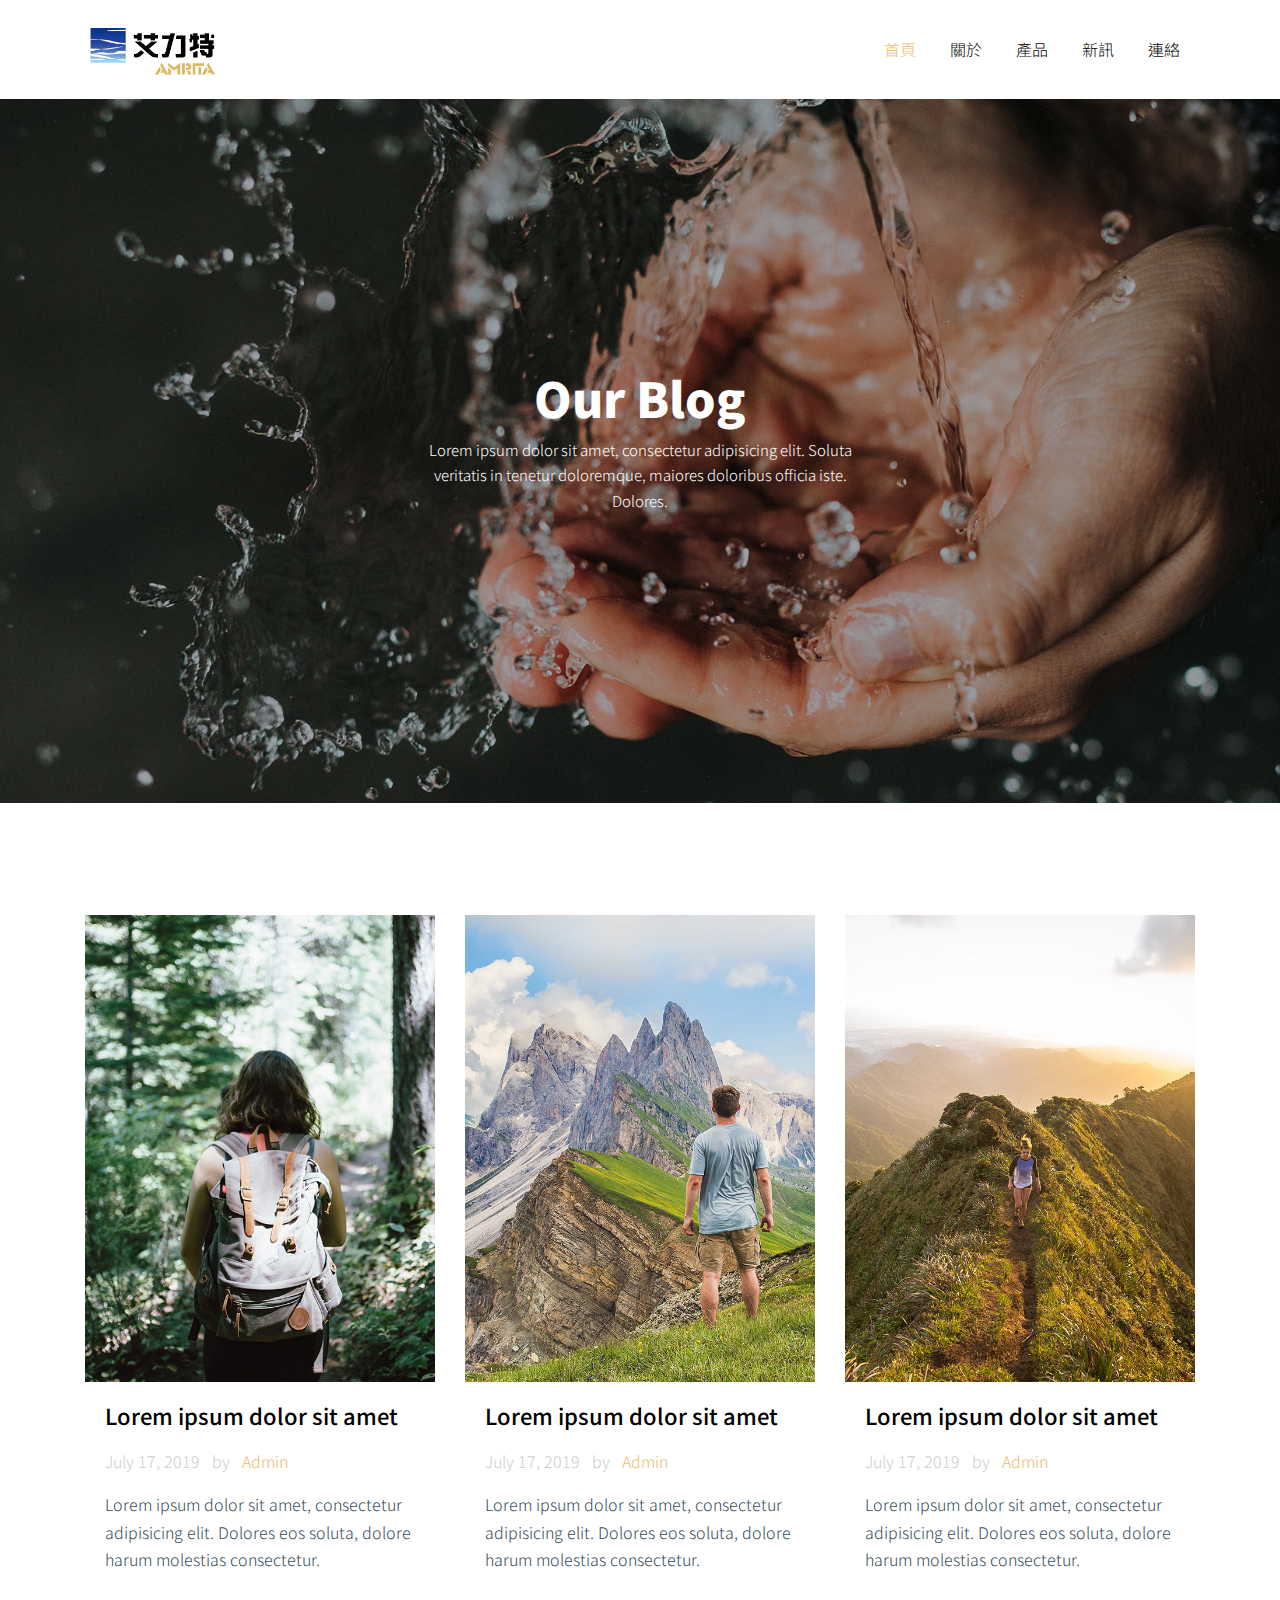
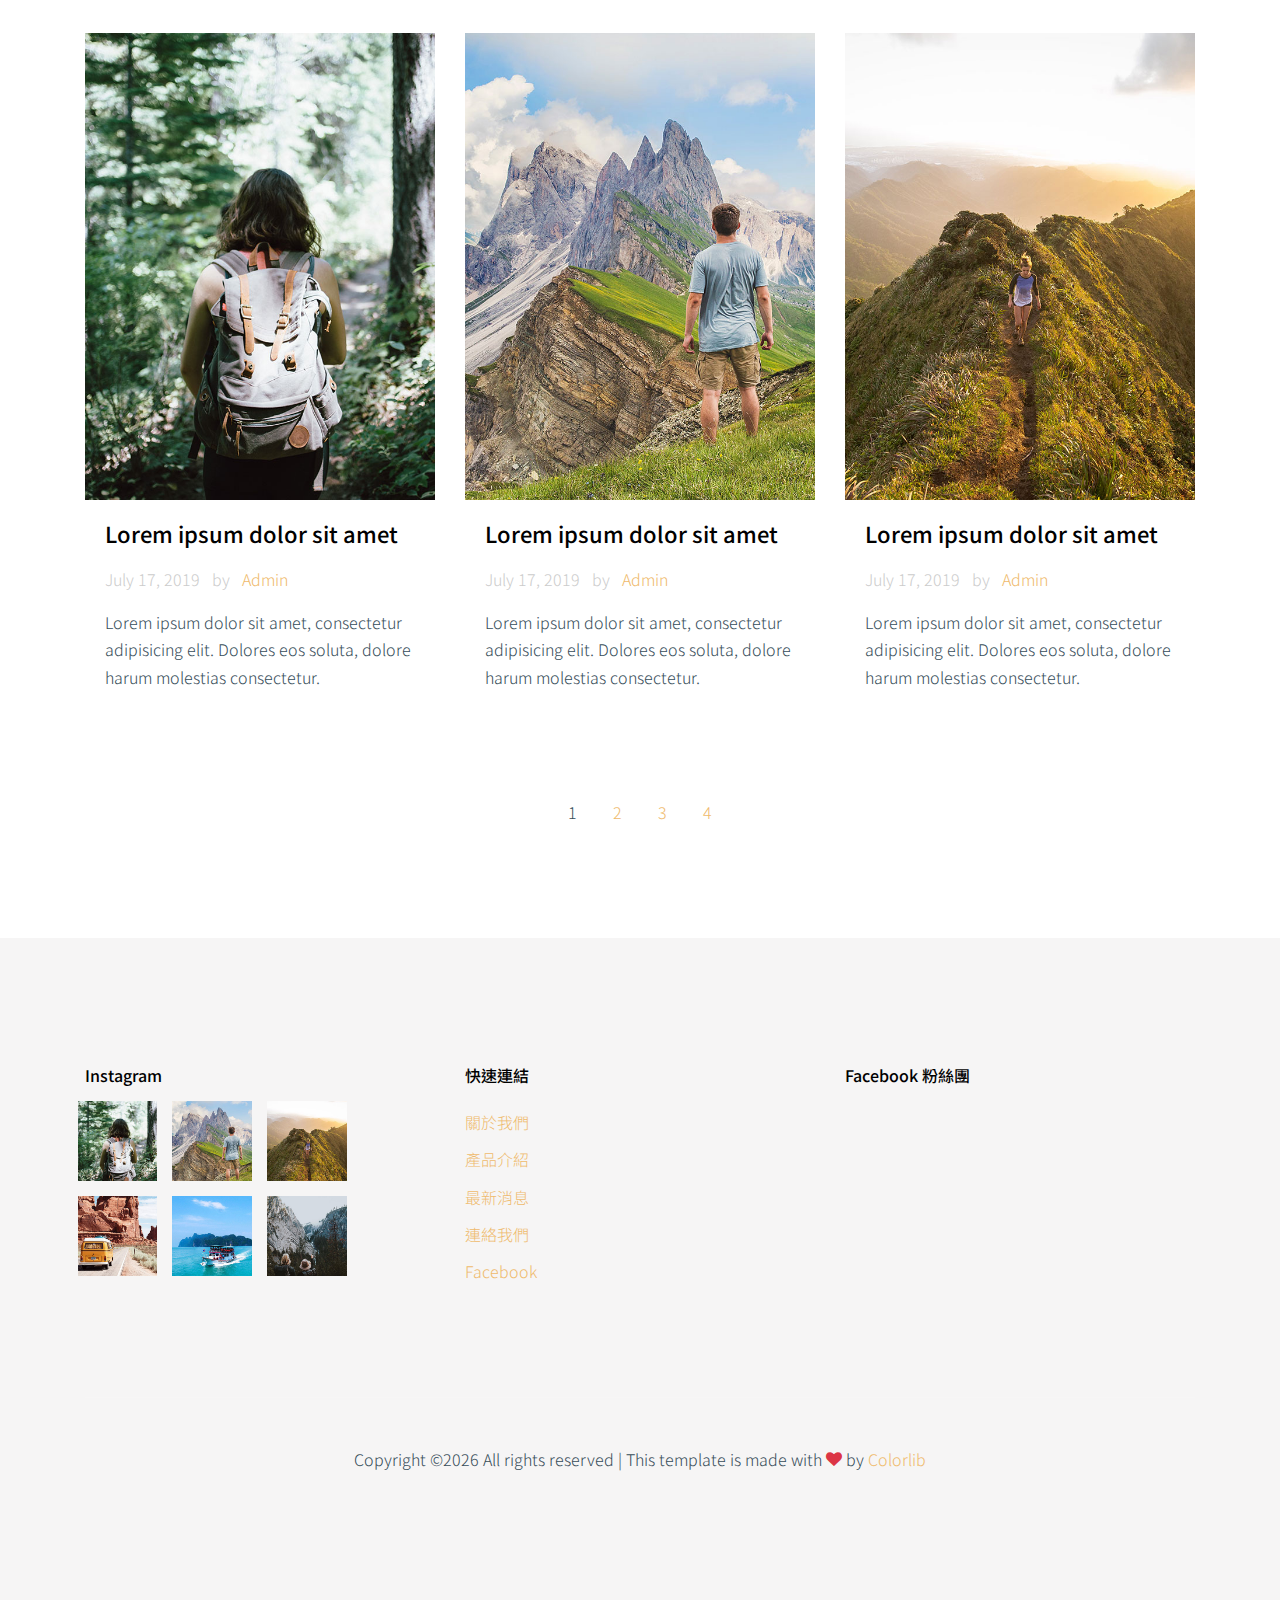
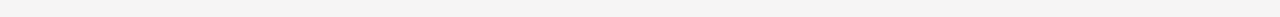
<file: blog.html>
<!doctype html>
<html lang="zh-Hant-TW">

  <head>
    <title>艾力特 Amrita - 家庭淨水</title>
    <meta charset="utf-8">
    <meta name="viewport" content="width=device-width, initial-scale=1, shrink-to-fit=no">
    <meta name="description" content="艾力特AMRITA品牌發行於2008年，服務至今已改善許多用戶的各種水質問題，現在仍然秉持著不斷創新、準確的效率、穩健踏實為理念，提供一貫的完整服務。">
    <meta name="keywords" content="艾力特,艾力特淨水,Amrita,Amrita淨水器,艾力特Amrita,台灣製造,台灣製淨水器,淨水品牌,淨水品牌推薦,濾水器品牌,濾水器品牌推薦,淨水,淨水器,家用淨水器,櫥上淨水器,櫥下淨水器,專業淨水器,淨水器推薦,最佳淨水器,濾水,濾水器,家用濾水器,櫥上濾水器,櫥下濾水器,專業濾水器,濾水器推薦,過濾,過濾器,濾心,長生淨水,宜蘭淨水器,宜蘭飲水機,宜蘭淨水器推薦,力健淨水,力樂淨水,羅東淨水器,羅東飲水機,家庭淨水">
    <meta name="author" content="長生淨水科技">

<!--    <link href="https://fonts.googleapis.com/css?family=Work+Sans:400,700,900&display=swap" rel="stylesheet">-->
    <link href="https://fonts.googleapis.com/css?family=Noto+Sans+TC" rel="stylesheet"/>

    <link rel="stylesheet" href="fonts/icomoon/style.css">

    <link rel="stylesheet" href="css/bootstrap.min.css">
    <link rel="stylesheet" href="css/bootstrap-datepicker.css">
    <link rel="stylesheet" href="css/jquery.fancybox.min.css">
    <link rel="stylesheet" href="css/owl.carousel.min.css">
    <link rel="stylesheet" href="css/owl.theme.default.min.css">
    <link rel="stylesheet" href="fonts/flaticon/font/flaticon.css">
    <link rel="stylesheet" href="css/aos.css">

    <!-- MAIN CSS -->
    <link rel="stylesheet" href="css/style.css">

  </head>

  <body data-spy="scroll" data-target=".site-navbar-target" data-offset="300">

    
    <div class="site-wrap" id="home-section">

      <div class="site-mobile-menu site-navbar-target">
        <div class="site-mobile-menu-header">
          <div class="site-mobile-menu-close mt-3">
            <span class="icon-close2 js-menu-toggle"></span>
          </div>
        </div>
        <div class="site-mobile-menu-body"></div>
      </div>



      <header class="site-navbar site-navbar-target" role="banner">

        <div class="container">
          <div class="row align-items-center position-relative">

            <div class="col-3 ">
              <div class="site-logo">
                <a href="index.html" class="font-weight-bold">
                  <img src="images/logo.png" alt="Image" class="img-fluid">
                </a>
              </div>
            </div>

            <div class="col-9  text-right">
              

              <span class="d-inline-block d-lg-none"><a href="#" class="text-white site-menu-toggle js-menu-toggle py-5 text-white"><span class="icon-menu h3 text-white"></span></a></span>

              

              <nav class="site-navigation text-right ml-auto d-none d-lg-block" role="navigation">
                <ul class="site-menu main-menu js-clone-nav ml-auto ">
                  <li class="active"><a href="index.html" class="nav-link">首頁</a></li>
                  <li><a href="about.html" class="nav-link">關於</a></li>
                  <li><a href="product.html" class="nav-link">產品</a></li>
                  <li><a href="blog.html" class="nav-link">新訊</a></li>
                  <li><a href="contact.html" class="nav-link">連絡</a></li>
                </ul>
              </nav>
            </div>

            
          </div>
        </div>

      </header>

    <div class="ftco-blocks-cover-1">
      <div class="site-section-cover overlay" style="background-image: url('images/hero_1.jpg')">
        <div class="container">
          <div class="row align-items-center justify-content-center text-center">
            <div class="col-md-5" data-aos="fade-up">
              <h1 class="mb-3 text-white">Our Blog</h1>
              <p>Lorem ipsum dolor sit amet, consectetur adipisicing elit. Soluta veritatis in tenetur doloremque, maiores doloribus officia iste. Dolores.</p>
              
            </div>
          </div>
        </div>
      </div>
    </div>


    <div class="site-section">
      <div class="container">

       
        <div class="row">
          <div class="col-lg-4 col-md-6 mb-4">
            <div class="post-entry-1 h-100">
              <a href="single.html">
                <img src="images/img_1.jpg" alt="Image"
                 class="img-fluid">
              </a>
              <div class="post-entry-1-contents">
                
                <h2><a href="single.html">Lorem ipsum dolor sit amet</a></h2>
                <span class="meta d-inline-block mb-3">July 17, 2019 <span class="mx-2">by</span> <a href="#">Admin</a></span>
                <p>Lorem ipsum dolor sit amet, consectetur adipisicing elit. Dolores eos soluta, dolore harum molestias consectetur.</p>
              </div>
            </div>
          </div>
          <div class="col-lg-4 col-md-6 mb-4">
            <div class="post-entry-1 h-100">
              <a href="single.html">
                <img src="images/img_2.jpg" alt="Image"
                 class="img-fluid">
              </a>
              <div class="post-entry-1-contents">
                
                <h2><a href="single.html">Lorem ipsum dolor sit amet</a></h2>
                <span class="meta d-inline-block mb-3">July 17, 2019 <span class="mx-2">by</span> <a href="#">Admin</a></span>
                <p>Lorem ipsum dolor sit amet, consectetur adipisicing elit. Dolores eos soluta, dolore harum molestias consectetur.</p>
              </div>
            </div>
          </div>

          <div class="col-lg-4 col-md-6 mb-4">
            <div class="post-entry-1 h-100">
              <a href="single.html">
                <img src="images/img_3.jpg" alt="Image"
                 class="img-fluid">
              </a>
              <div class="post-entry-1-contents">
                
                <h2><a href="single.html">Lorem ipsum dolor sit amet</a></h2>
                <span class="meta d-inline-block mb-3">July 17, 2019 <span class="mx-2">by</span> <a href="#">Admin</a></span>
                <p>Lorem ipsum dolor sit amet, consectetur adipisicing elit. Dolores eos soluta, dolore harum molestias consectetur.</p>
              </div>
            </div>
          </div>

          <div class="col-lg-4 col-md-6 mb-4">
            <div class="post-entry-1 h-100">
              <a href="single.html">
                <img src="images/img_1.jpg" alt="Image"
                 class="img-fluid">
              </a>
              <div class="post-entry-1-contents">
                
                <h2><a href="single.html">Lorem ipsum dolor sit amet</a></h2>
                <span class="meta d-inline-block mb-3">July 17, 2019 <span class="mx-2">by</span> <a href="#">Admin</a></span>
                <p>Lorem ipsum dolor sit amet, consectetur adipisicing elit. Dolores eos soluta, dolore harum molestias consectetur.</p>
              </div>
            </div>
          </div>
          <div class="col-lg-4 col-md-6 mb-4">
            <div class="post-entry-1 h-100">
              <a href="single.html">
                <img src="images/img_2.jpg" alt="Image"
                 class="img-fluid">
              </a>
              <div class="post-entry-1-contents">
                
                <h2><a href="single.html">Lorem ipsum dolor sit amet</a></h2>
                <span class="meta d-inline-block mb-3">July 17, 2019 <span class="mx-2">by</span> <a href="#">Admin</a></span>
                <p>Lorem ipsum dolor sit amet, consectetur adipisicing elit. Dolores eos soluta, dolore harum molestias consectetur.</p>
              </div>
            </div>
          </div>

          <div class="col-lg-4 col-md-6 mb-4">
            <div class="post-entry-1 h-100">
              <a href="single.html">
                <img src="images/img_3.jpg" alt="Image"
                 class="img-fluid">
              </a>
              <div class="post-entry-1-contents">
                
                <h2><a href="single.html">Lorem ipsum dolor sit amet</a></h2>
                <span class="meta d-inline-block mb-3">July 17, 2019 <span class="mx-2">by</span> <a href="#">Admin</a></span>
                <p>Lorem ipsum dolor sit amet, consectetur adipisicing elit. Dolores eos soluta, dolore harum molestias consectetur.</p>
              </div>
            </div>
          </div>

        </div>

        
        <div class="col-12 mt-5 text-center">
          <span class="p-3">1</span>
          <a href="#" class="p-3">2</a>
          <a href="#" class="p-3">3</a>
          <a href="#" class="p-3">4</a>
        </div>
        
      </div>
    </div> <!-- END .site-section -->

    <footer class="site-footer bg-light">
      <div class="container">
        <div class="row">
          <div class="col-lg-3">
            <h2 class="footer-heading mb-3">Instagram</h2>
            <div class="row">
              <div class="col-4 gal_col">
                <a href="#"><img src="images/insta_1.jpg" alt="Image" class="img-fluid"></a>
              </div>
              <div class="col-4 gal_col">
                <a href="#"><img src="images/insta_2.jpg" alt="Image" class="img-fluid"></a>
              </div>
              <div class="col-4 gal_col">
                <a href="#"><img src="images/insta_3.jpg" alt="Image" class="img-fluid"></a>
              </div>
              <div class="col-4 gal_col">
                <a href="#"><img src="images/insta_4.jpg" alt="Image" class="img-fluid"></a>
              </div>
              <div class="col-4 gal_col">
                <a href="#"><img src="images/insta_5.jpg" alt="Image" class="img-fluid"></a>
              </div>
              <div class="col-4 gal_col">
                <a href="#"><img src="images/insta_6.jpg" alt="Image" class="img-fluid"></a>
              </div>
            </div>
          </div>
          <div class="col-lg-8 ml-auto">
            <div class="row">
              <div class="col-lg-6 ml-auto">
                <h2 class="footer-heading mb-4">快速連結</h2>
                <ul class="list-unstyled">
                  <li><a href="#">關於我們</a></li>
                  <li><a href="#">產品介紹</a></li>
                  <li><a href="#">最新消息</a></li>
                  <li><a href="#">連絡我們</a></li>
                  <li><a href="#">Facebook</a></li>
                </ul>
              </div>
              <div class="col-lg-6">
                <h2 class="footer-heading mb-4">Facebook 粉絲團</h2>
<div class="fb-page" 
  data-href="https://www.facebook.com/liwater206/"
  data-width="380" 
  data-hide-cover="false"
  data-show-facepile="false"></div>
              </div>
              
            </div>
          </div>
        </div>
        <div class="row pt-5 mt-5 text-center">
          <div class="col-md-12">
            <div class="border-top pt-5">
              <p>
            <!-- Link back to Colorlib can't be removed. Template is licensed under CC BY 3.0. -->
            Copyright &copy;<script>document.write(new Date().getFullYear());</script> All rights reserved | This template is made with <i class="icon-heart text-danger" aria-hidden="true"></i> by <a href="https://colorlib.com" target="_blank" >Colorlib</a>
            <!-- Link back to Colorlib can't be removed. Template is licensed under CC BY 3.0. -->
            </p>
            </div>
          </div>

        </div>
      </div>
    </footer>

    </div>

    <script src="js/jquery-3.3.1.min.js"></script>
    <script src="js/jquery-migrate-3.0.0.js"></script>
    <script src="js/popper.min.js"></script>
    <script src="js/bootstrap.min.js"></script>
    <script src="js/owl.carousel.min.js"></script>
    <script src="js/jquery.sticky.js"></script>
    <script src="js/jquery.waypoints.min.js"></script>
    <script src="js/jquery.animateNumber.min.js"></script>
    <script src="js/jquery.fancybox.min.js"></script>
    <script src="js/jquery.stellar.min.js"></script>
    <script src="js/jquery.easing.1.3.js"></script>
    <script src="js/bootstrap-datepicker.min.js"></script>
    <script src="js/isotope.pkgd.min.js"></script>
    <script src="js/aos.js"></script>

    <script src="js/main.js"></script>
    <!-- FB私訊留 -->
<script>
  window.fbAsyncInit = function() {
    FB.init({
      appId            : 'your-app-id',
      autoLogAppEvents : true,
      xfbml            : true,
      version          : 'v2.11'
    });
  };

  (function(d, s, id){
     var js, fjs = d.getElementsByTagName(s)[0];
     if (d.getElementById(id)) {return;}
     js = d.createElement(s); js.id = id;
     js.src = "https://connect.facebook.net/en_US/sdk.js";
     fjs.parentNode.insertBefore(js, fjs);
   }(document, 'script', 'facebook-jssdk'));
</script>
  </body>

</html>
</file>
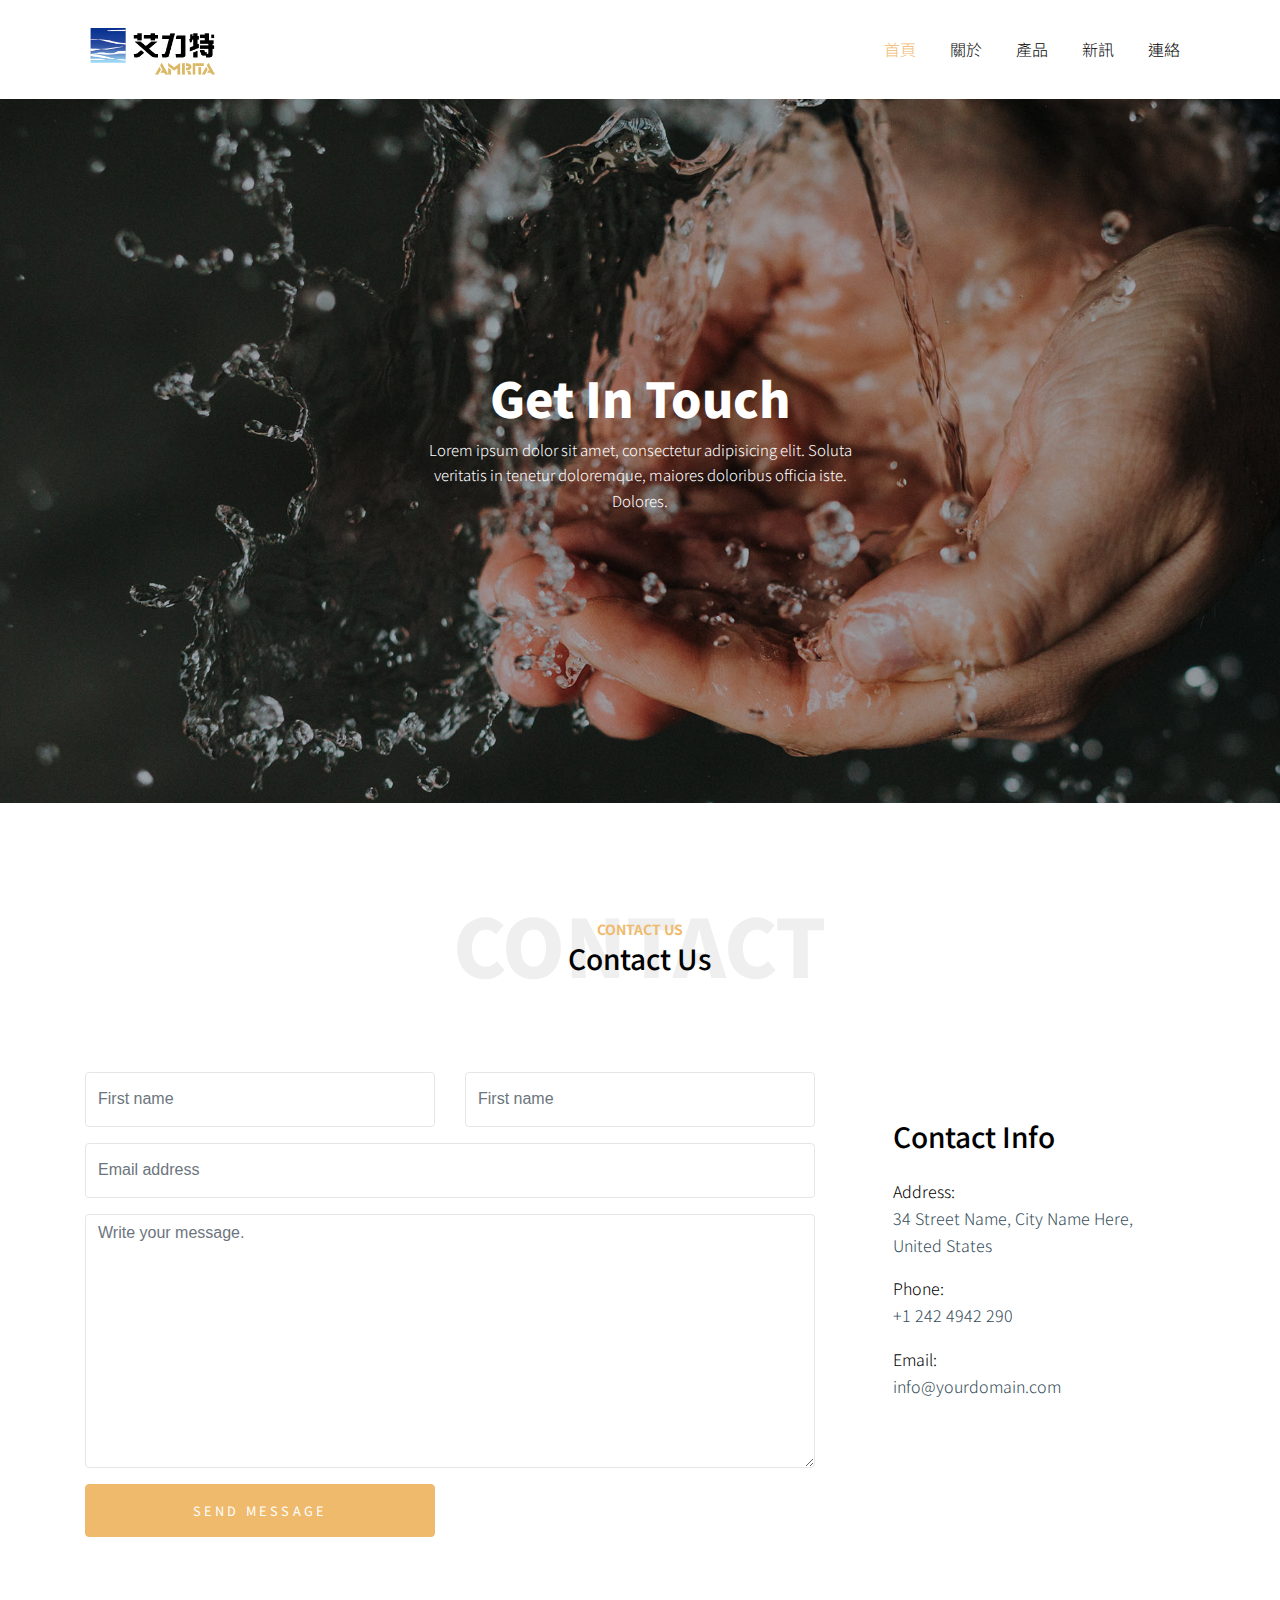
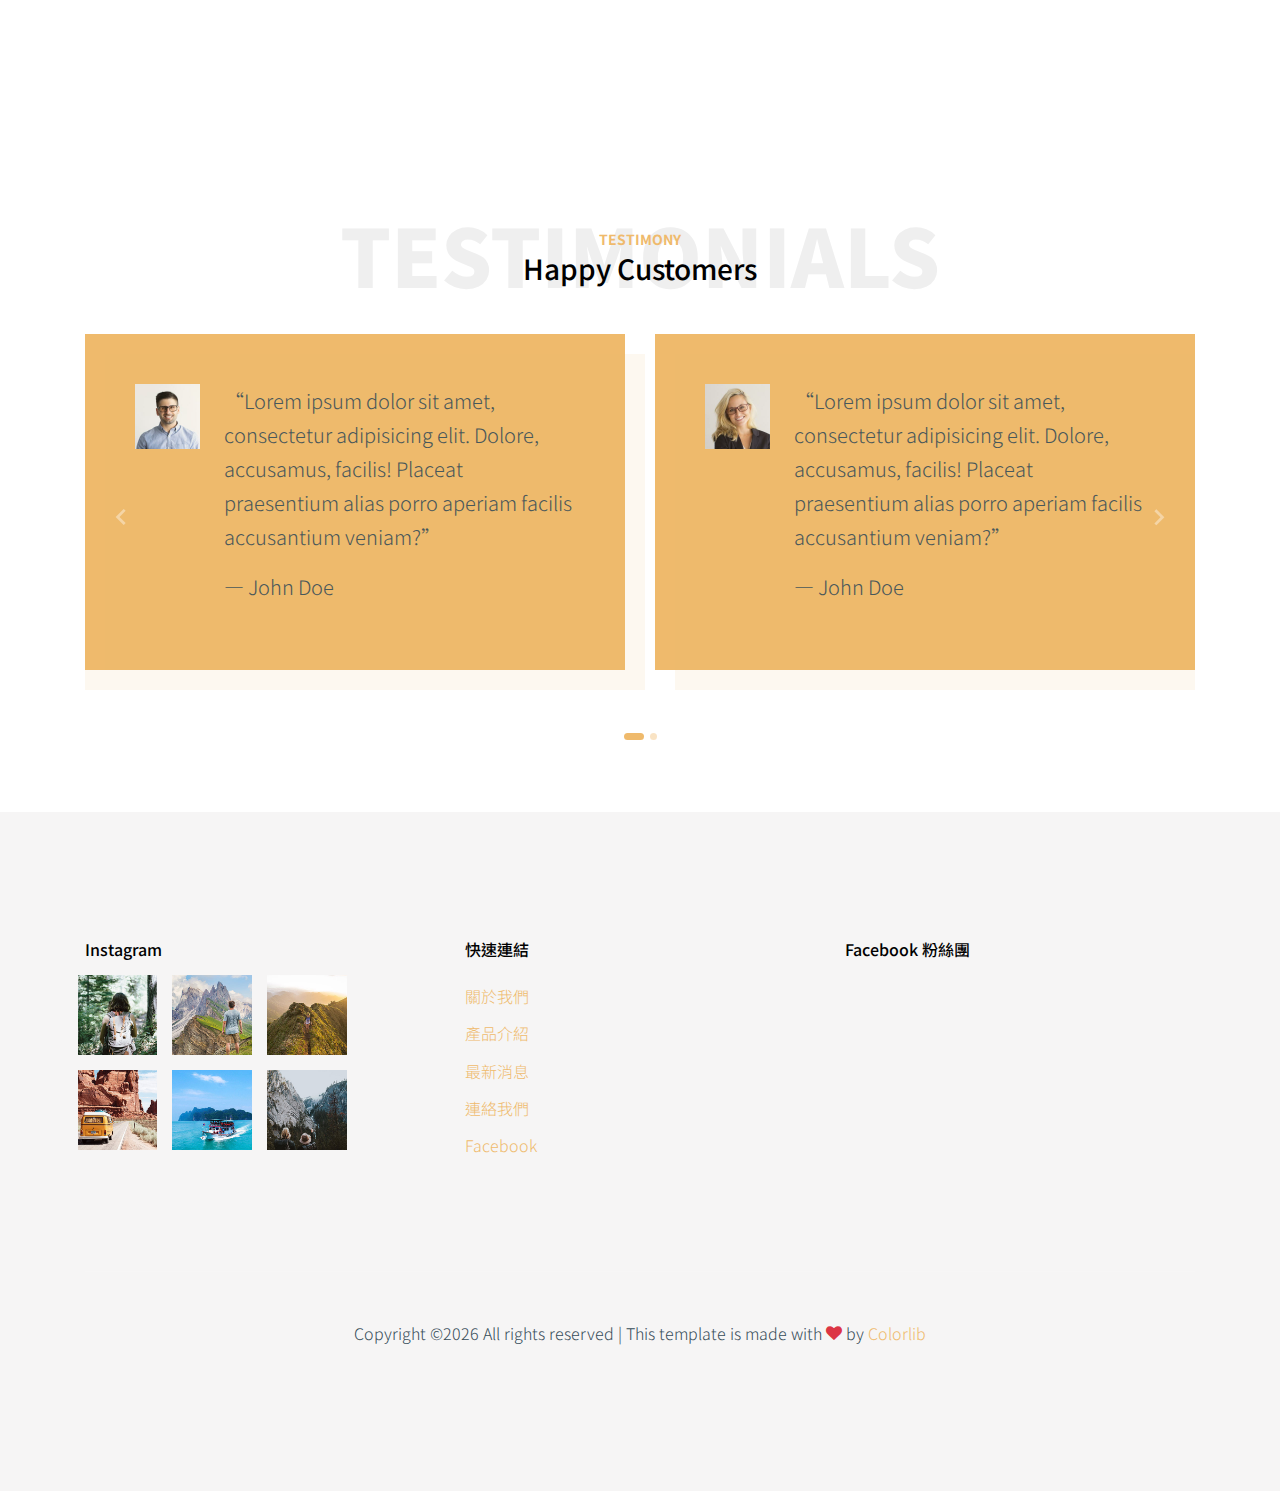
<file: contact.html>
<!doctype html>
<html lang="zh-Hant-TW">

  <head>
    <title>艾力特 Amrita - 家庭淨水</title>
    <meta charset="utf-8">
    <meta name="viewport" content="width=device-width, initial-scale=1, shrink-to-fit=no">
    <meta name="description" content="艾力特AMRITA品牌發行於2008年，服務至今已改善許多用戶的各種水質問題，現在仍然秉持著不斷創新、準確的效率、穩健踏實為理念，提供一貫的完整服務。">
    <meta name="keywords" content="艾力特,艾力特淨水,Amrita,Amrita淨水器,艾力特Amrita,台灣製造,台灣製淨水器,淨水品牌,淨水品牌推薦,濾水器品牌,濾水器品牌推薦,淨水,淨水器,家用淨水器,櫥上淨水器,櫥下淨水器,專業淨水器,淨水器推薦,最佳淨水器,濾水,濾水器,家用濾水器,櫥上濾水器,櫥下濾水器,專業濾水器,濾水器推薦,過濾,過濾器,濾心,長生淨水,宜蘭淨水器,宜蘭飲水機,宜蘭淨水器推薦,力健淨水,力樂淨水,羅東淨水器,羅東飲水機,家庭淨水">
    <meta name="author" content="長生淨水科技">

<!--    <link href="https://fonts.googleapis.com/css?family=Work+Sans:400,700,900&display=swap" rel="stylesheet">-->
    <link href="https://fonts.googleapis.com/css?family=Noto+Sans+TC" rel="stylesheet"/>

    <link rel="stylesheet" href="fonts/icomoon/style.css">

    <link rel="stylesheet" href="css/bootstrap.min.css">
    <link rel="stylesheet" href="css/bootstrap-datepicker.css">
    <link rel="stylesheet" href="css/jquery.fancybox.min.css">
    <link rel="stylesheet" href="css/owl.carousel.min.css">
    <link rel="stylesheet" href="css/owl.theme.default.min.css">
    <link rel="stylesheet" href="fonts/flaticon/font/flaticon.css">
    <link rel="stylesheet" href="css/aos.css">

    <!-- MAIN CSS -->
    <link rel="stylesheet" href="css/style.css">

  </head>

  <body data-spy="scroll" data-target=".site-navbar-target" data-offset="300">

    
    <div class="site-wrap" id="home-section">

      <div class="site-mobile-menu site-navbar-target">
        <div class="site-mobile-menu-header">
          <div class="site-mobile-menu-close mt-3">
            <span class="icon-close2 js-menu-toggle"></span>
          </div>
        </div>
        <div class="site-mobile-menu-body"></div>
      </div>



      <header class="site-navbar site-navbar-target" role="banner">

        <div class="container">
          <div class="row align-items-center position-relative">

            <div class="col-3 ">
              <div class="site-logo">
                <a href="index.html" class="font-weight-bold">
                  <img src="images/logo.png" alt="Image" class="img-fluid">
                </a>
              </div>
            </div>

            <div class="col-9  text-right">
              

              <span class="d-inline-block d-lg-none"><a href="#" class="text-white site-menu-toggle js-menu-toggle py-5 text-white"><span class="icon-menu h3 text-white"></span></a></span>

              

              <nav class="site-navigation text-right ml-auto d-none d-lg-block" role="navigation">
                <ul class="site-menu main-menu js-clone-nav ml-auto ">
                  <li class="active"><a href="index.html" class="nav-link">首頁</a></li>
                  <li><a href="about.html" class="nav-link">關於</a></li>
                  <li><a href="product.html" class="nav-link">產品</a></li>
                  <li><a href="blog.html" class="nav-link">新訊</a></li>
                  <li><a href="contact.html" class="nav-link">連絡</a></li>
                </ul>
              </nav>
            </div>

            
          </div>
        </div>

      </header>

    <div class="ftco-blocks-cover-1">
      <div class="site-section-cover overlay" style="background-image: url('images/hero_1.jpg')">
        <div class="container">
          <div class="row align-items-center justify-content-center text-center">
            <div class="col-md-5" data-aos="fade-up">
              <h1 class="mb-3 text-white">Get In Touch</h1>
              <p>Lorem ipsum dolor sit amet, consectetur adipisicing elit. Soluta veritatis in tenetur doloremque, maiores doloribus officia iste. Dolores.</p>
              
            </div>
          </div>
        </div>
      </div>
    </div>


    <div class="site-section">
      <div class="container">

        <div class="row justify-content-center text-center mb-5">
          <div class="col-md-10">
            <div class="heading-39101 mb-5">
              <span class="backdrop text-center">Contact</span>
              <span class="subtitle-39191">Contact Us</span>
              <h3>Contact Us</h3>
            </div>
          </div>
        </div>
       
        <div class="row">
          <div class="col-lg-8 mb-5" >
            <form action="#" method="post">
              <div class="form-group row">
                <div class="col-md-6 mb-4 mb-lg-0">
                  <input type="text" class="form-control" placeholder="First name">
                </div>
                <div class="col-md-6">
                  <input type="text" class="form-control" placeholder="First name">
                </div>
              </div>

              <div class="form-group row">
                <div class="col-md-12">
                  <input type="text" class="form-control" placeholder="Email address">
                </div>
              </div>

              <div class="form-group row">
                <div class="col-md-12">
                  <textarea name="" id="" class="form-control" placeholder="Write your message." cols="30" rows="10"></textarea>
                </div>
              </div>
              <div class="form-group row">
                <div class="col-md-6 mr-auto">
                  <input type="submit" class="btn btn-block btn-primary text-white py-3 px-5" value="Send Message">
                </div>
              </div>
            </form>
          </div>
          <div class="col-lg-4 ml-auto">
            <div class="bg-white p-3 p-md-5">
              <h3 class="text-black mb-4">Contact Info</h3>
              <ul class="list-unstyled footer-link">
                <li class="d-block mb-3">
                  <span class="d-block text-black">Address:</span>
                  <span>34 Street Name, City Name Here, United States</span></li>
                <li class="d-block mb-3"><span class="d-block text-black">Phone:</span><span>+1 242 4942 290</span></li>
                <li class="d-block mb-3"><span class="d-block text-black">Email:</span><span>info@yourdomain.com</span></li>
              </ul>
            </div>
          </div>
        </div>
        
      </div>
    </div> <!-- END .site-section -->

    <div class="site-section">

      <div class="container">

        <div class="row justify-content-center text-center">
          <div class="col-md-10">
            <div class="heading-39101 mb-5">
              <span class="backdrop text-center">Testimonials</span>
              <span class="subtitle-39191">Testimony</span>
              <h3>Happy Customers</h3>
            </div>
          </div>
        </div>

        <div class="owl-carousel slide-one-item">
          <div class="row">
            <div class="col-md-6">

              <div class="testimonial-39191 d-flex">
                <div class="mr-4">
                  <img src="images/person_1.jpg" alt="Image" class="img-fluid">
                </div>
                <div>
                <blockquote>&ldquo;Lorem ipsum dolor sit amet, consectetur adipisicing elit. Dolore, accusamus, facilis! Placeat praesentium alias porro aperiam facilis accusantium veniam?&rdquo;</blockquote>
                <p>&mdash; John Doe</p>
                </div>
              </div>    
              
            </div>

            <div class="col-md-6">

              <div class="testimonial-39191 d-flex">
                <div class="mr-4">
                  <img src="images/person_2.jpg" alt="Image" class="img-fluid">
                </div>
                <div>
                <blockquote>&ldquo;Lorem ipsum dolor sit amet, consectetur adipisicing elit. Dolore, accusamus, facilis! Placeat praesentium alias porro aperiam facilis accusantium veniam?&rdquo;</blockquote>
                <p>&mdash; John Doe</p>
                </div>
              </div>    
              
            </div>
          </div>

          <div class="row">
            <div class="col-md-6">

              <div class="testimonial-39191 d-flex">
                <div class="mr-4">
                  <img src="images/person_1.jpg" alt="Image" class="img-fluid">
                </div>
                <div>
                <blockquote>&ldquo;Lorem ipsum dolor sit amet, consectetur adipisicing elit. Dolore, accusamus, facilis! Placeat praesentium alias porro aperiam facilis accusantium veniam?&rdquo;</blockquote>
                <p>&mdash; John Doe</p>
                </div>
              </div>    
              
            </div>

            <div class="col-md-6">

              <div class="testimonial-39191 d-flex">
                <div class="mr-4">
                  <img src="images/person_2.jpg" alt="Image" class="img-fluid">
                </div>
                <div>
                <blockquote>&ldquo;Lorem ipsum dolor sit amet, consectetur adipisicing elit. Dolore, accusamus, facilis! Placeat praesentium alias porro aperiam facilis accusantium veniam?&rdquo;</blockquote>
                <p>&mdash; John Doe</p>
                </div>
              </div>    
              
            </div>
          </div>

        </div>

      </div>
    </div>

    <footer class="site-footer bg-light">
      <div class="container">
        <div class="row">
          <div class="col-lg-3">
            <h2 class="footer-heading mb-3">Instagram</h2>
            <div class="row">
              <div class="col-4 gal_col">
                <a href="#"><img src="images/insta_1.jpg" alt="Image" class="img-fluid"></a>
              </div>
              <div class="col-4 gal_col">
                <a href="#"><img src="images/insta_2.jpg" alt="Image" class="img-fluid"></a>
              </div>
              <div class="col-4 gal_col">
                <a href="#"><img src="images/insta_3.jpg" alt="Image" class="img-fluid"></a>
              </div>
              <div class="col-4 gal_col">
                <a href="#"><img src="images/insta_4.jpg" alt="Image" class="img-fluid"></a>
              </div>
              <div class="col-4 gal_col">
                <a href="#"><img src="images/insta_5.jpg" alt="Image" class="img-fluid"></a>
              </div>
              <div class="col-4 gal_col">
                <a href="#"><img src="images/insta_6.jpg" alt="Image" class="img-fluid"></a>
              </div>
            </div>
          </div>
          <div class="col-lg-8 ml-auto">
            <div class="row">
              <div class="col-lg-6 ml-auto">
                <h2 class="footer-heading mb-4">快速連結</h2>
                <ul class="list-unstyled">
                  <li><a href="#">關於我們</a></li>
                  <li><a href="#">產品介紹</a></li>
                  <li><a href="#">最新消息</a></li>
                  <li><a href="#">連絡我們</a></li>
                  <li><a href="#">Facebook</a></li>
                </ul>
              </div>
              <div class="col-lg-6">
                <h2 class="footer-heading mb-4">Facebook 粉絲團</h2>
<div class="fb-page" 
  data-href="https://www.facebook.com/liwater206/"
  data-width="380" 
  data-hide-cover="false"
  data-show-facepile="false"></div>
              </div>
              
            </div>
          </div>
        </div>
        <div class="row pt-5 mt-5 text-center">
          <div class="col-md-12">
            <div class="border-top pt-5">
              <p>
            <!-- Link back to Colorlib can't be removed. Template is licensed under CC BY 3.0. -->
            Copyright &copy;<script>document.write(new Date().getFullYear());</script> All rights reserved | This template is made with <i class="icon-heart text-danger" aria-hidden="true"></i> by <a href="https://colorlib.com" target="_blank" >Colorlib</a>
            <!-- Link back to Colorlib can't be removed. Template is licensed under CC BY 3.0. -->
            </p>
            </div>
          </div>

        </div>
      </div>
    </footer>

    </div>

    <script src="js/jquery-3.3.1.min.js"></script>
    <script src="js/jquery-migrate-3.0.0.js"></script>
    <script src="js/popper.min.js"></script>
    <script src="js/bootstrap.min.js"></script>
    <script src="js/owl.carousel.min.js"></script>
    <script src="js/jquery.sticky.js"></script>
    <script src="js/jquery.waypoints.min.js"></script>
    <script src="js/jquery.animateNumber.min.js"></script>
    <script src="js/jquery.fancybox.min.js"></script>
    <script src="js/jquery.stellar.min.js"></script>
    <script src="js/jquery.easing.1.3.js"></script>
    <script src="js/bootstrap-datepicker.min.js"></script>
    <script src="js/isotope.pkgd.min.js"></script>
    <script src="js/aos.js"></script>

    <script src="js/main.js"></script>
    <!-- FB私訊留 -->
<script>
  window.fbAsyncInit = function() {
    FB.init({
      appId            : 'your-app-id',
      autoLogAppEvents : true,
      xfbml            : true,
      version          : 'v2.11'
    });
  };

  (function(d, s, id){
     var js, fjs = d.getElementsByTagName(s)[0];
     if (d.getElementById(id)) {return;}
     js = d.createElement(s); js.id = id;
     js.src = "https://connect.facebook.net/en_US/sdk.js";
     fjs.parentNode.insertBefore(js, fjs);
   }(document, 'script', 'facebook-jssdk'));
</script>
  </body>

</html>
</file>
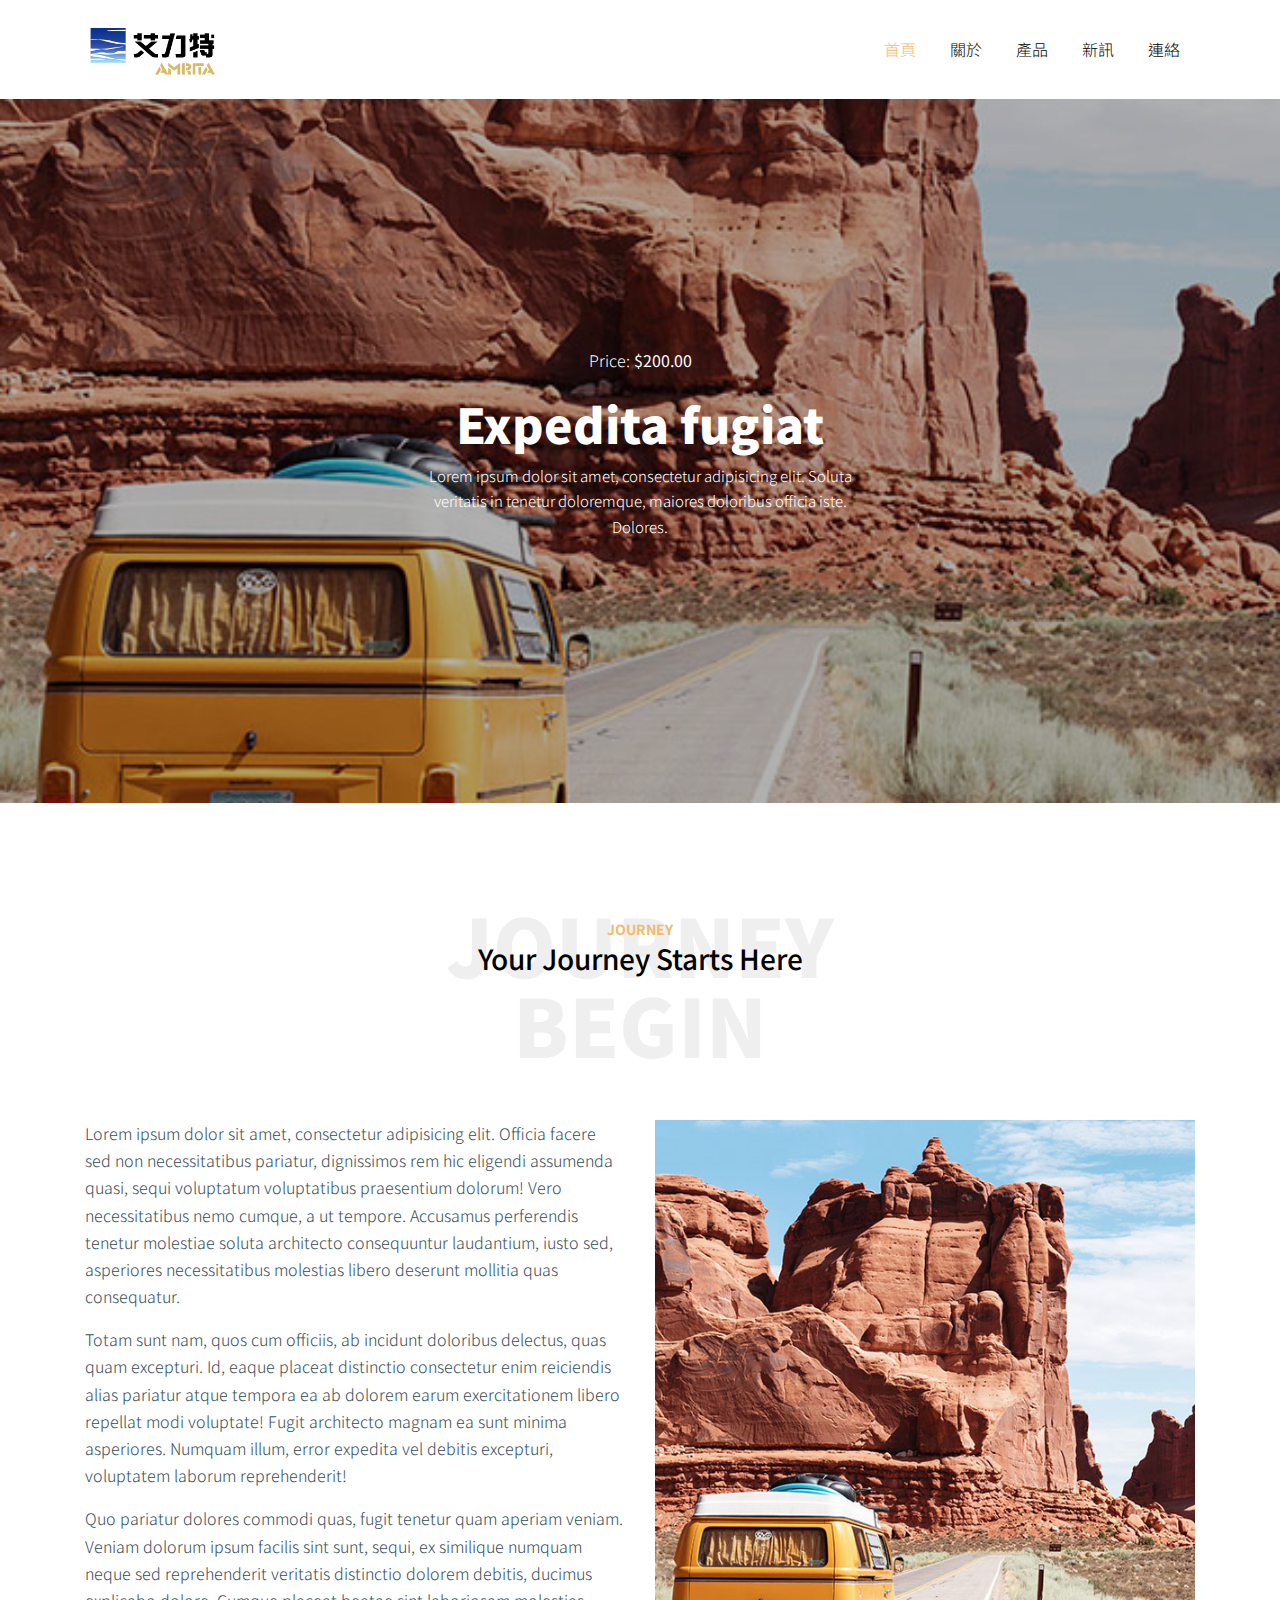
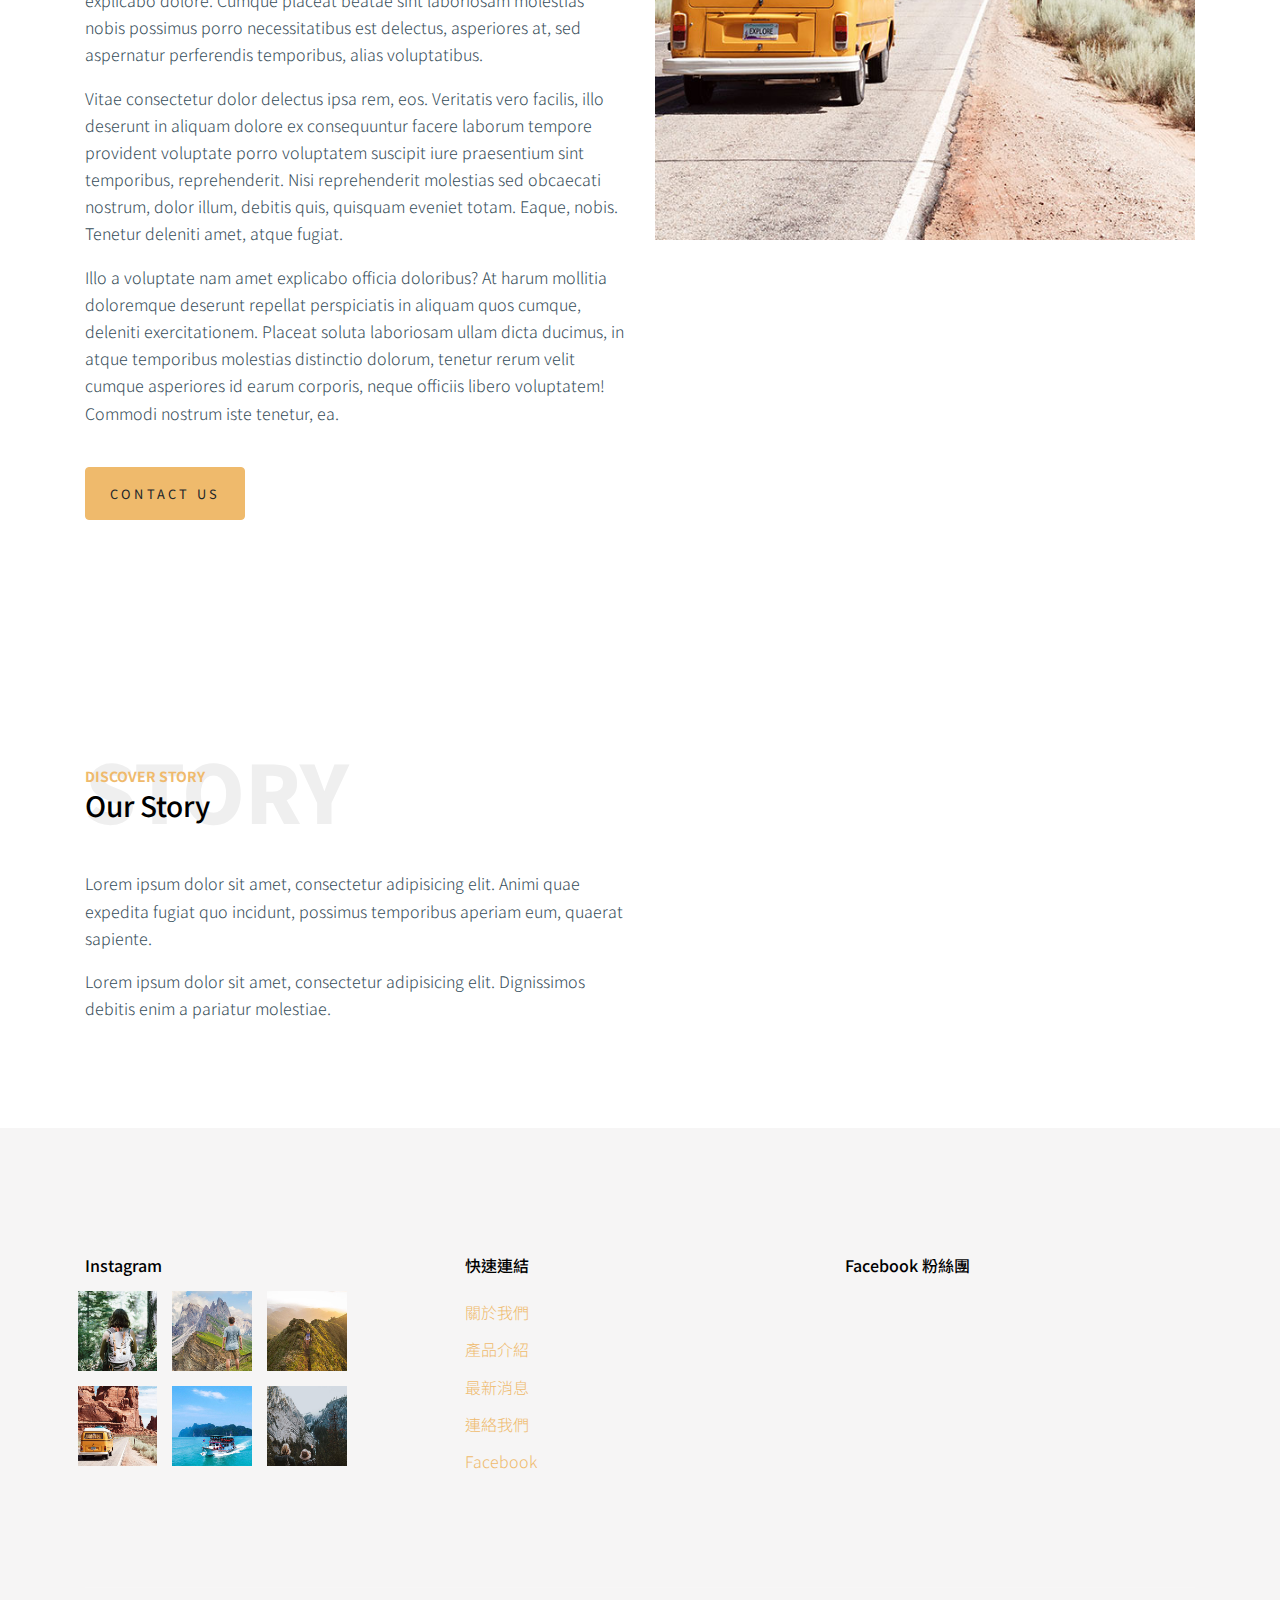
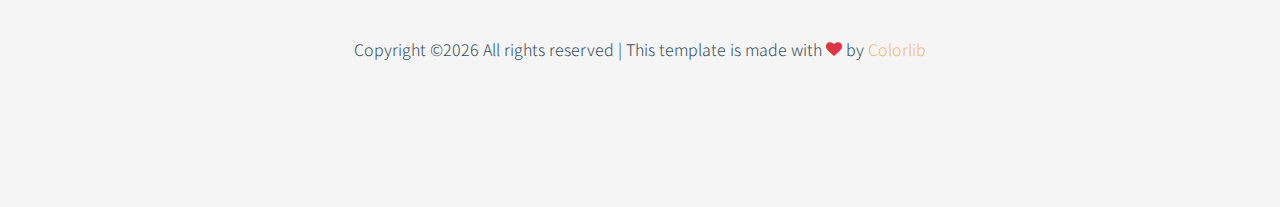
<file: product-single.html>
<!doctype html>
<html lang="zh-Hant-TW">

  <head>
    <title>艾力特 Amrita - 家庭淨水</title>
    <meta charset="utf-8">
    <meta name="viewport" content="width=device-width, initial-scale=1, shrink-to-fit=no">
    <meta name="description" content="艾力特AMRITA品牌發行於2008年，服務至今已改善許多用戶的各種水質問題，現在仍然秉持著不斷創新、準確的效率、穩健踏實為理念，提供一貫的完整服務。">
    <meta name="keywords" content="艾力特,艾力特淨水,Amrita,Amrita淨水器,艾力特Amrita,台灣製造,台灣製淨水器,淨水品牌,淨水品牌推薦,濾水器品牌,濾水器品牌推薦,淨水,淨水器,家用淨水器,櫥上淨水器,櫥下淨水器,專業淨水器,淨水器推薦,最佳淨水器,濾水,濾水器,家用濾水器,櫥上濾水器,櫥下濾水器,專業濾水器,濾水器推薦,過濾,過濾器,濾心,長生淨水,宜蘭淨水器,宜蘭飲水機,宜蘭淨水器推薦,力健淨水,力樂淨水,羅東淨水器,羅東飲水機,家庭淨水">
    <meta name="author" content="長生淨水科技">

<!--    <link href="https://fonts.googleapis.com/css?family=Work+Sans:400,700,900&display=swap" rel="stylesheet">-->
    <link href="https://fonts.googleapis.com/css?family=Noto+Sans+TC" rel="stylesheet"/>

    <link rel="stylesheet" href="fonts/icomoon/style.css">

    <link rel="stylesheet" href="css/bootstrap.min.css">
    <link rel="stylesheet" href="css/bootstrap-datepicker.css">
    <link rel="stylesheet" href="css/jquery.fancybox.min.css">
    <link rel="stylesheet" href="css/owl.carousel.min.css">
    <link rel="stylesheet" href="css/owl.theme.default.min.css">
    <link rel="stylesheet" href="fonts/flaticon/font/flaticon.css">
    <link rel="stylesheet" href="css/aos.css">

    <!-- MAIN CSS -->
    <link rel="stylesheet" href="css/style.css">

  </head>

  <body data-spy="scroll" data-target=".site-navbar-target" data-offset="300">

    
    <div class="site-wrap" id="home-section">

      <div class="site-mobile-menu site-navbar-target">
        <div class="site-mobile-menu-header">
          <div class="site-mobile-menu-close mt-3">
            <span class="icon-close2 js-menu-toggle"></span>
          </div>
        </div>
        <div class="site-mobile-menu-body"></div>
      </div>



      <header class="site-navbar site-navbar-target" role="banner">

        <div class="container">
          <div class="row align-items-center position-relative">

            <div class="col-3 ">
              <div class="site-logo">
                <a href="index.html" class="font-weight-bold">
                  <img src="images/logo.png" alt="Image" class="img-fluid">
                </a>
              </div>
            </div>

            <div class="col-9  text-right">
              

              <span class="d-inline-block d-lg-none"><a href="#" class="text-white site-menu-toggle js-menu-toggle py-5 text-white"><span class="icon-menu h3 text-white"></span></a></span>

              

              <nav class="site-navigation text-right ml-auto d-none d-lg-block" role="navigation">
                <ul class="site-menu main-menu js-clone-nav ml-auto ">
                  <li class="active"><a href="index.html" class="nav-link">首頁</a></li>
                  <li><a href="about.html" class="nav-link">關於</a></li>
                  <li><a href="product.html" class="nav-link">產品</a></li>
                  <li><a href="blog.html" class="nav-link">新訊</a></li>
                  <li><a href="contact.html" class="nav-link">連絡</a></li>
                </ul>
              </nav>
            </div>

            
          </div>
        </div>

      </header>

    <div class="ftco-blocks-cover-1">
      <div class="site-section-cover overlay" style="background-image: url('images/img_4.jpg')">
        <div class="container">
          <div class="row align-items-center justify-content-center text-center">
            <div class="col-md-5" data-aos="fade-up">
              <span class="text-white d-block mb-4">Price: <strong>$200.00</strong></span>
              <h1 class="mb-3 text-white">Expedita fugiat</h1>
              <p>Lorem ipsum dolor sit amet, consectetur adipisicing elit. Soluta veritatis in tenetur doloremque, maiores doloribus officia iste. Dolores.</p>
              
            </div>
          </div>
        </div>
      </div>
    </div>


    <div class="site-section">

      <div class="container">
        <div class="row justify-content-center text-center mb-5">
          <div class="col-md-12">
            <div class="heading-39101 mb-5">
              <span class="backdrop text-center">Journey Begin</span>
              <span class="subtitle-39191">Journey</span>
              <h3>Your Journey Starts Here</h3>
            </div>
          </div>
        </div>


        <div class="row mt-5 pt-5">
          <div class="col-md-6">
            <p>Lorem ipsum dolor sit amet, consectetur adipisicing elit. Officia facere sed non necessitatibus pariatur, dignissimos rem hic eligendi assumenda quasi, sequi voluptatum voluptatibus praesentium dolorum! Vero necessitatibus nemo cumque, a ut tempore. Accusamus perferendis tenetur molestiae soluta architecto consequuntur laudantium, iusto sed, asperiores necessitatibus molestias libero deserunt mollitia quas consequatur.</p>
            <p>Totam sunt nam, quos cum officiis, ab incidunt doloribus delectus, quas quam excepturi. Id, eaque placeat distinctio consectetur enim reiciendis alias pariatur atque tempora ea ab dolorem earum exercitationem libero repellat modi voluptate! Fugit architecto magnam ea sunt minima asperiores. Numquam illum, error expedita vel debitis excepturi, voluptatem laborum reprehenderit!</p>
            <p>Quo pariatur dolores commodi quas, fugit tenetur quam aperiam veniam. Veniam dolorum ipsum facilis sint sunt, sequi, ex similique numquam neque sed reprehenderit veritatis distinctio dolorem debitis, ducimus explicabo dolore. Cumque placeat beatae sint laboriosam molestias nobis possimus porro necessitatibus est delectus, asperiores at, sed aspernatur perferendis temporibus, alias voluptatibus.</p>
            <p>Vitae consectetur dolor delectus ipsa rem, eos. Veritatis vero facilis, illo deserunt in aliquam dolore ex consequuntur facere laborum tempore provident voluptate porro voluptatem suscipit iure praesentium sint temporibus, reprehenderit. Nisi reprehenderit molestias sed obcaecati nostrum, dolor illum, debitis quis, quisquam eveniet totam. Eaque, nobis. Tenetur deleniti amet, atque fugiat.</p>
            <p>Illo a voluptate nam amet explicabo officia doloribus? At harum mollitia doloremque deserunt repellat perspiciatis in aliquam quos cumque, deleniti exercitationem. Placeat soluta laboriosam ullam dicta ducimus, in atque temporibus molestias distinctio dolorum, tenetur rerum velit cumque asperiores id earum corporis, neque officiis libero voluptatem! Commodi nostrum iste tenetur, ea.</p>

            <p><a href="#" class="btn btn-primary py-3 px-4 my-4">Contact Us</a></p>
          </div>
          <div class="col-md-6">
            <img src="images/img_4.jpg" alt="Image" class="img-fluid">
          </div>
        </div>

      </div>
    </div>


    <div class="site-section py-5">
      <div class="container">
        <div class="row align-items-center">
          <div class="col-md-6">
            <div class="heading-39101 mb-5">
              <span class="backdrop">Story</span>
              <span class="subtitle-39191">Discover Story</span>
              <h3>Our Story</h3>
            </div>
            <p>Lorem ipsum dolor sit amet, consectetur adipisicing elit. Animi quae expedita fugiat quo incidunt, possimus temporibus aperiam eum, quaerat sapiente.</p>
            <p>Lorem ipsum dolor sit amet, consectetur adipisicing elit. Dignissimos debitis enim a pariatur molestiae.</p>
          </div>
          <div class="col-md-6" data-aos="fade-right">
            <img src="images/traveler.jpg" alt="Image" class="img-fluid">
          </div>
        </div>
      </div>
    </div>


    

    <footer class="site-footer bg-light">
      <div class="container">
        <div class="row">
          <div class="col-lg-3">
            <h2 class="footer-heading mb-3">Instagram</h2>
            <div class="row">
              <div class="col-4 gal_col">
                <a href="#"><img src="images/insta_1.jpg" alt="Image" class="img-fluid"></a>
              </div>
              <div class="col-4 gal_col">
                <a href="#"><img src="images/insta_2.jpg" alt="Image" class="img-fluid"></a>
              </div>
              <div class="col-4 gal_col">
                <a href="#"><img src="images/insta_3.jpg" alt="Image" class="img-fluid"></a>
              </div>
              <div class="col-4 gal_col">
                <a href="#"><img src="images/insta_4.jpg" alt="Image" class="img-fluid"></a>
              </div>
              <div class="col-4 gal_col">
                <a href="#"><img src="images/insta_5.jpg" alt="Image" class="img-fluid"></a>
              </div>
              <div class="col-4 gal_col">
                <a href="#"><img src="images/insta_6.jpg" alt="Image" class="img-fluid"></a>
              </div>
            </div>
          </div>
          <div class="col-lg-8 ml-auto">
            <div class="row">
              <div class="col-lg-6 ml-auto">
                <h2 class="footer-heading mb-4">快速連結</h2>
                <ul class="list-unstyled">
                  <li><a href="#">關於我們</a></li>
                  <li><a href="#">產品介紹</a></li>
                  <li><a href="#">最新消息</a></li>
                  <li><a href="#">連絡我們</a></li>
                  <li><a href="#">Facebook</a></li>
                </ul>
              </div>
              <div class="col-lg-6">
                <h2 class="footer-heading mb-4">Facebook 粉絲團</h2>
<div class="fb-page" 
  data-href="https://www.facebook.com/liwater206/"
  data-width="380" 
  data-hide-cover="false"
  data-show-facepile="false"></div>
              </div>
              
            </div>
          </div>
        </div>
        <div class="row pt-5 mt-5 text-center">
          <div class="col-md-12">
            <div class="border-top pt-5">
              <p>
            <!-- Link back to Colorlib can't be removed. Template is licensed under CC BY 3.0. -->
            Copyright &copy;<script>document.write(new Date().getFullYear());</script> All rights reserved | This template is made with <i class="icon-heart text-danger" aria-hidden="true"></i> by <a href="https://colorlib.com" target="_blank" >Colorlib</a>
            <!-- Link back to Colorlib can't be removed. Template is licensed under CC BY 3.0. -->
            </p>
            </div>
          </div>

        </div>
      </div>
    </footer>

    </div>

    <script src="js/jquery-3.3.1.min.js"></script>
    <script src="js/jquery-migrate-3.0.0.js"></script>
    <script src="js/popper.min.js"></script>
    <script src="js/bootstrap.min.js"></script>
    <script src="js/owl.carousel.min.js"></script>
    <script src="js/jquery.sticky.js"></script>
    <script src="js/jquery.waypoints.min.js"></script>
    <script src="js/jquery.animateNumber.min.js"></script>
    <script src="js/jquery.fancybox.min.js"></script>
    <script src="js/jquery.stellar.min.js"></script>
    <script src="js/jquery.easing.1.3.js"></script>
    <script src="js/bootstrap-datepicker.min.js"></script>
    <script src="js/isotope.pkgd.min.js"></script>
    <script src="js/aos.js"></script>

    <script src="js/main.js"></script>
    <!-- FB私訊留 -->
<script>
  window.fbAsyncInit = function() {
    FB.init({
      appId            : 'your-app-id',
      autoLogAppEvents : true,
      xfbml            : true,
      version          : 'v2.11'
    });
  };

  (function(d, s, id){
     var js, fjs = d.getElementsByTagName(s)[0];
     if (d.getElementById(id)) {return;}
     js = d.createElement(s); js.id = id;
     js.src = "https://connect.facebook.net/en_US/sdk.js";
     fjs.parentNode.insertBefore(js, fjs);
   }(document, 'script', 'facebook-jssdk'));
</script>
  </body>

</html>
</file>
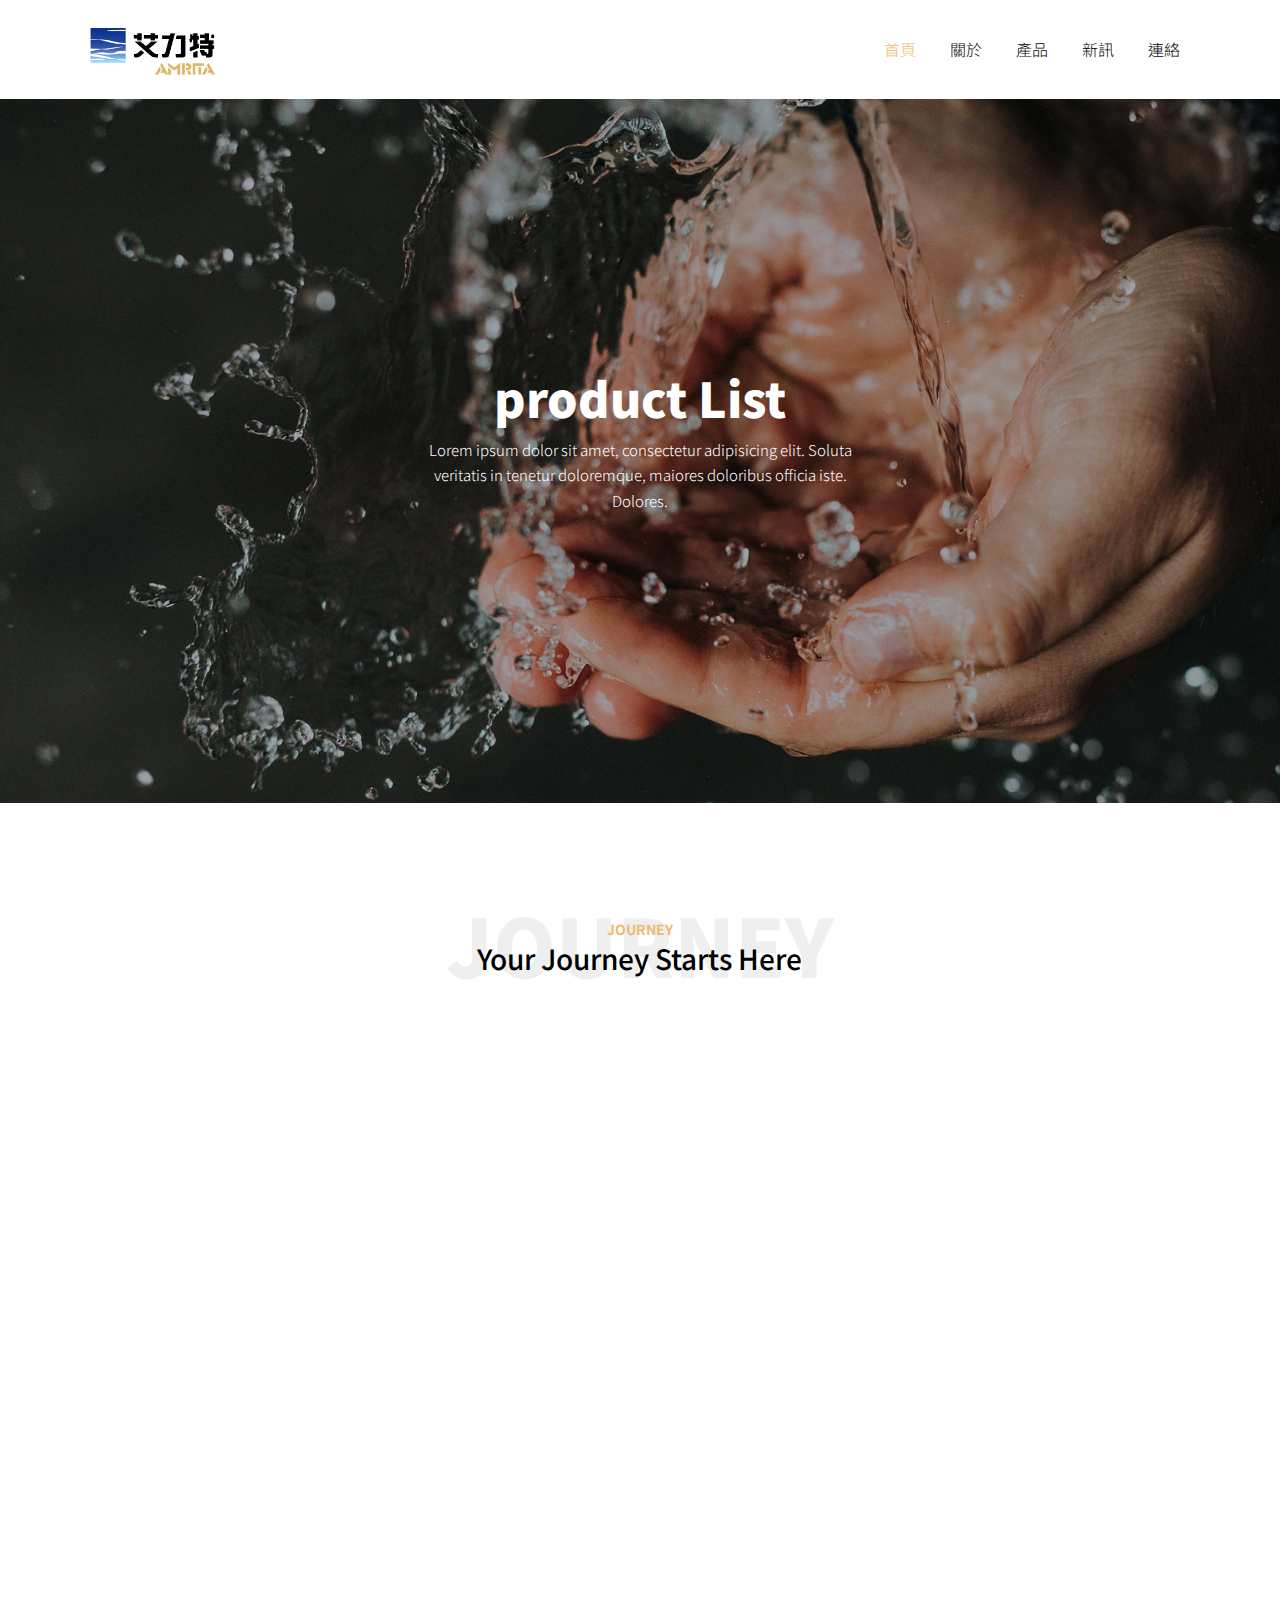
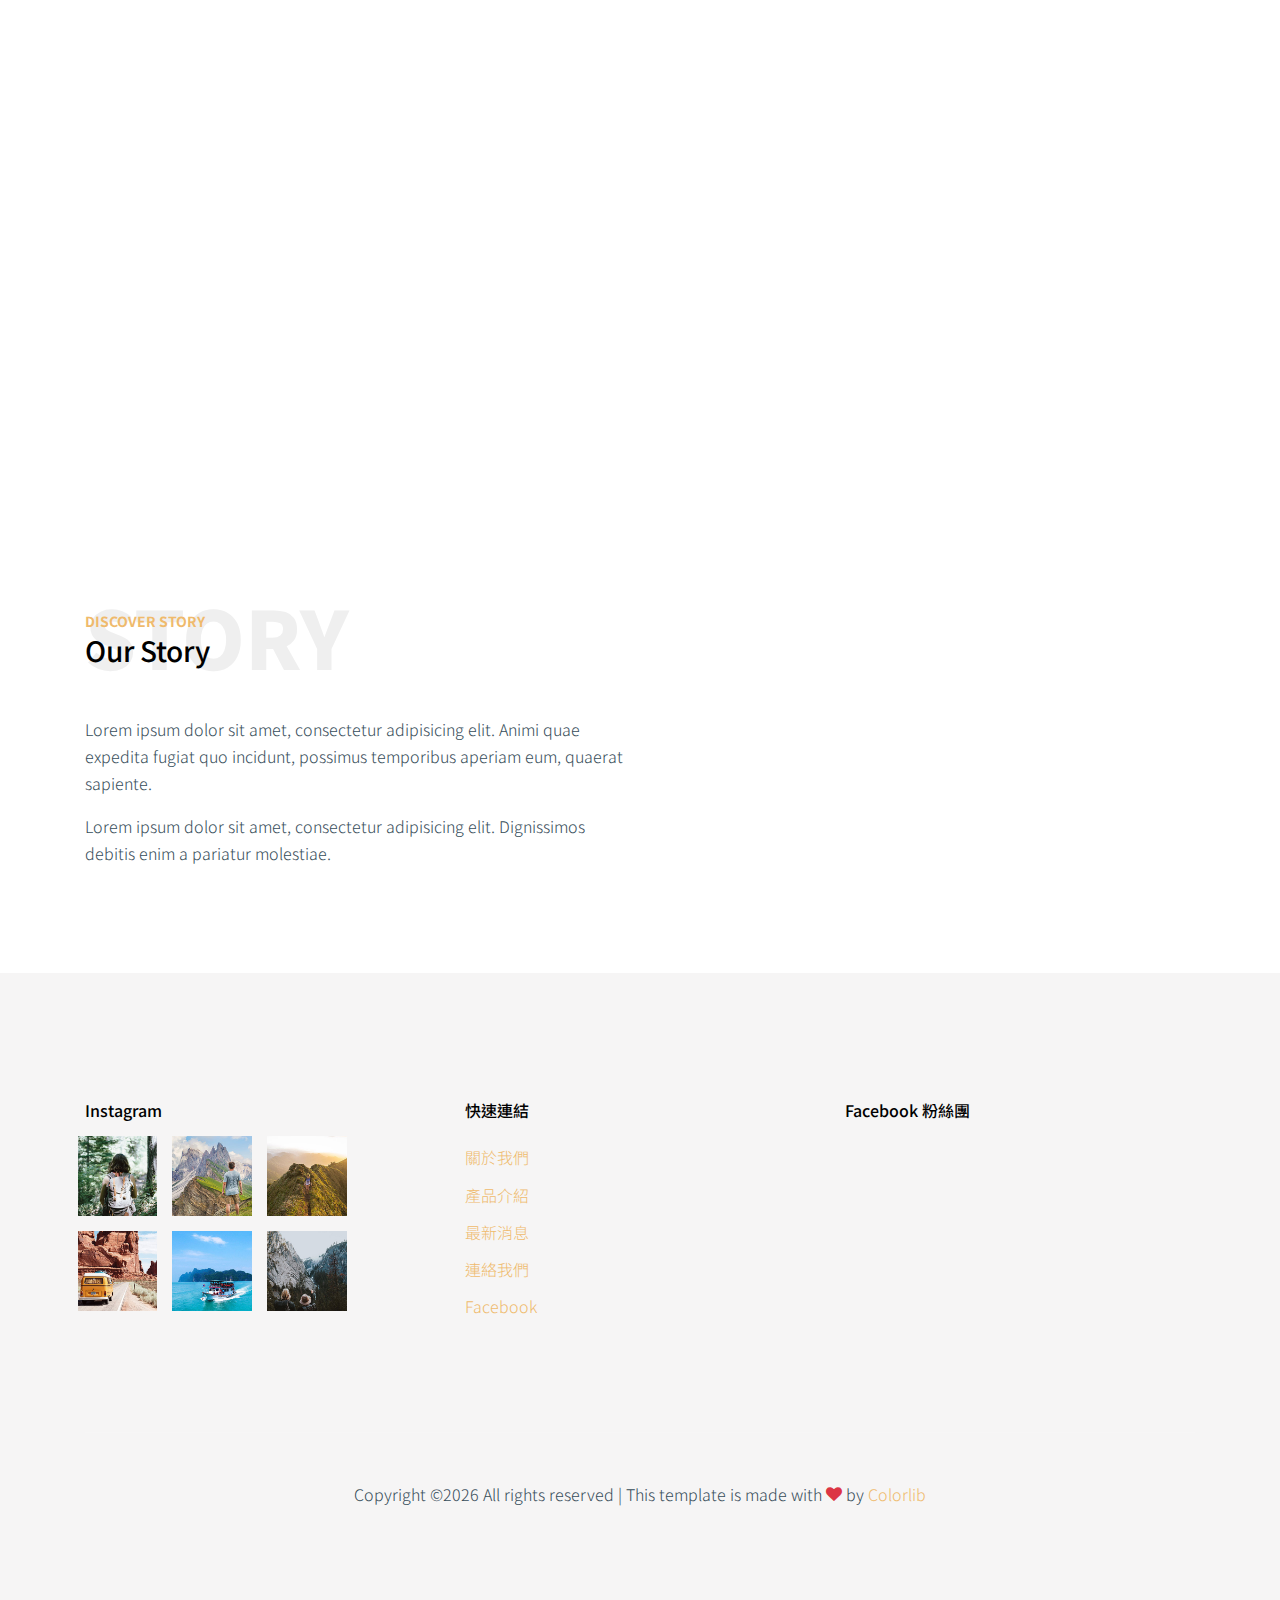
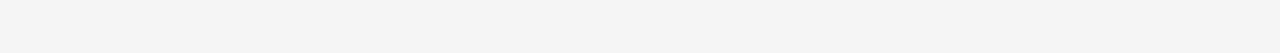
<file: product.html>
<!doctype html>
<html lang="zh-Hant-TW">

  <head>
    <title>艾力特 Amrita - 家庭淨水</title>
    <meta charset="utf-8">
    <meta name="viewport" content="width=device-width, initial-scale=1, shrink-to-fit=no">
    <meta name="description" content="艾力特AMRITA品牌發行於2008年，服務至今已改善許多用戶的各種水質問題，現在仍然秉持著不斷創新、準確的效率、穩健踏實為理念，提供一貫的完整服務。">
    <meta name="keywords" content="艾力特,艾力特淨水,Amrita,Amrita淨水器,艾力特Amrita,台灣製造,台灣製淨水器,淨水品牌,淨水品牌推薦,濾水器品牌,濾水器品牌推薦,淨水,淨水器,家用淨水器,櫥上淨水器,櫥下淨水器,專業淨水器,淨水器推薦,最佳淨水器,濾水,濾水器,家用濾水器,櫥上濾水器,櫥下濾水器,專業濾水器,濾水器推薦,過濾,過濾器,濾心,長生淨水,宜蘭淨水器,宜蘭飲水機,宜蘭淨水器推薦,力健淨水,力樂淨水,羅東淨水器,羅東飲水機,家庭淨水">
    <meta name="author" content="長生淨水科技">

<!--    <link href="https://fonts.googleapis.com/css?family=Work+Sans:400,700,900&display=swap" rel="stylesheet">-->
    <link href="https://fonts.googleapis.com/css?family=Noto+Sans+TC" rel="stylesheet"/>

    <link rel="stylesheet" href="fonts/icomoon/style.css">

    <link rel="stylesheet" href="css/bootstrap.min.css">
    <link rel="stylesheet" href="css/bootstrap-datepicker.css">
    <link rel="stylesheet" href="css/jquery.fancybox.min.css">
    <link rel="stylesheet" href="css/owl.carousel.min.css">
    <link rel="stylesheet" href="css/owl.theme.default.min.css">
    <link rel="stylesheet" href="fonts/flaticon/font/flaticon.css">
    <link rel="stylesheet" href="css/aos.css">

    <!-- MAIN CSS -->
    <link rel="stylesheet" href="css/style.css">

  </head>

  <body data-spy="scroll" data-target=".site-navbar-target" data-offset="300">

    
    <div class="site-wrap" id="home-section">

      <div class="site-mobile-menu site-navbar-target">
        <div class="site-mobile-menu-header">
          <div class="site-mobile-menu-close mt-3">
            <span class="icon-close2 js-menu-toggle"></span>
          </div>
        </div>
        <div class="site-mobile-menu-body"></div>
      </div>



      <header class="site-navbar site-navbar-target" role="banner">

        <div class="container">
          <div class="row align-items-center position-relative">

            <div class="col-3 ">
              <div class="site-logo">
                <a href="index.html" class="font-weight-bold">
                  <img src="images/logo.png" alt="Image" class="img-fluid">
                </a>
              </div>
            </div>

            <div class="col-9  text-right">
              

              <span class="d-inline-block d-lg-none"><a href="#" class="text-white site-menu-toggle js-menu-toggle py-5 text-white"><span class="icon-menu h3 text-white"></span></a></span>

              

              <nav class="site-navigation text-right ml-auto d-none d-lg-block" role="navigation">
                <ul class="site-menu main-menu js-clone-nav ml-auto ">
                  <li class="active"><a href="index.html" class="nav-link">首頁</a></li>
                  <li><a href="about.html" class="nav-link">關於</a></li>
                  <li><a href="product.html" class="nav-link">產品</a></li>
                  <li><a href="blog.html" class="nav-link">新訊</a></li>
                  <li><a href="contact.html" class="nav-link">連絡</a></li>
                </ul>
              </nav>
            </div>

            
          </div>
        </div>

      </header>

    <div class="ftco-blocks-cover-1">
      <div class="site-section-cover overlay" style="background-image: url('images/hero_1.jpg')">
        <div class="container">
          <div class="row align-items-center justify-content-center text-center">
            <div class="col-md-5" data-aos="fade-up">
              <h1 class="mb-3 text-white">product List</h1>
              <p>Lorem ipsum dolor sit amet, consectetur adipisicing elit. Soluta veritatis in tenetur doloremque, maiores doloribus officia iste. Dolores.</p>
              
            </div>
          </div>
        </div>
      </div>
    </div>


    <div class="site-section">

      <div class="container">
        <div class="row justify-content-center text-center">
          <div class="col-md-7">
            <div class="heading-39101 mb-5">
              <span class="backdrop text-center">Journey</span>
              <span class="subtitle-39191">Journey</span>
              <h3>Your Journey Starts Here</h3>
            </div>
          </div>
        </div>
        <div class="row">
          <div class="col-lg-4 col-md-6 mb-4" data-aos="fade-up">
            <div class="listing-item">
              <div class="listing-image">
                <img src="images/img_1.jpg" alt="Image" class="img-fluid">
              </div>
              <div class="listing-item-content">
                <a class="px-3 mb-3 category bg-primary" href="#">$200.00</a>
                <h2 class="mb-1"><a href="product-single.html">Dignissimos debitis</a></h2>
              </div>
            </div>
          </div>

          <div class="col-lg-4 col-md-6 mb-4" data-aos="fade-up">
            <div class="listing-item">
              <div class="listing-image">
                <img src="images/img_2.jpg" alt="Image" class="img-fluid">
              </div>
              <div class="listing-item-content">
                <a class="px-3 mb-3 category bg-primary" href="#">$390.00</a>
                <h2 class="mb-1"><a href="product-single.html">Consectetur adipisicing</a></h2>
              </div>
            </div>
          </div>

          <div class="col-lg-4 col-md-6 mb-4" data-aos="fade-up">
            <div class="listing-item">
              <div class="listing-image">
                <img src="images/img_3.jpg" alt="Image" class="img-fluid">
              </div>
              <div class="listing-item-content">
                <a class="px-3 mb-3 category bg-primary" href="#">$180.00</a>
                <h2 class="mb-1"><a href="product-single.html">Temporibus aperiam</a></h2>
              </div>
            </div>
          </div>

          <div class="col-lg-4 col-md-6 mb-4" data-aos="fade-up">
            <div class="listing-item">
              <div class="listing-image">
                <img src="images/img_4.jpg" alt="Image" class="img-fluid">
              </div>
              <div class="listing-item-content">
                <a class="px-3 mb-3 category bg-primary" href="#">$600.00</a>
                <h2 class="mb-1"><a href="product-single.html">Expedita fugiat</a></h2>
              </div>
            </div>
          </div>

          <div class="col-lg-4 col-md-6 mb-4" data-aos="fade-up">
            <div class="listing-item">
              <div class="listing-image">
                <img src="images/img_5.jpg" alt="Image" class="img-fluid">
              </div>
              <div class="listing-item-content">
                <a class="px-3 mb-3 category bg-primary" href="#">$330.00</a>
                <h2 class="mb-1"><a href="product-single.html">Consectetur adipisicing</a></h2>
              </div>
            </div>
          </div>

          <div class="col-lg-4 col-md-6 mb-4" data-aos="fade-up">
            <div class="listing-item">
              <div class="listing-image">
                <img src="images/img_6.jpg" alt="Image" class="img-fluid">
              </div>
              <div class="listing-item-content">
                <a class="px-3 mb-3 category bg-primary" href="#">$450.00</a>
                <h2 class="mb-1"><a href="product-single.html">Consectetur Amet</a></h2>
              </div>
            </div>
          </div>

        </div>

      </div>
    </div>


    <div class="site-section py-5">
      <div class="container">
        <div class="row align-items-center">
          <div class="col-md-6">
            <div class="heading-39101 mb-5">
              <span class="backdrop">Story</span>
              <span class="subtitle-39191">Discover Story</span>
              <h3>Our Story</h3>
            </div>
            <p>Lorem ipsum dolor sit amet, consectetur adipisicing elit. Animi quae expedita fugiat quo incidunt, possimus temporibus aperiam eum, quaerat sapiente.</p>
            <p>Lorem ipsum dolor sit amet, consectetur adipisicing elit. Dignissimos debitis enim a pariatur molestiae.</p>
          </div>
          <div class="col-md-6" data-aos="fade-right">
            <img src="images/traveler.jpg" alt="Image" class="img-fluid">
          </div>
        </div>
      </div>
    </div>


    

    <footer class="site-footer bg-light">
      <div class="container">
        <div class="row">
          <div class="col-lg-3">
            <h2 class="footer-heading mb-3">Instagram</h2>
            <div class="row">
              <div class="col-4 gal_col">
                <a href="#"><img src="images/insta_1.jpg" alt="Image" class="img-fluid"></a>
              </div>
              <div class="col-4 gal_col">
                <a href="#"><img src="images/insta_2.jpg" alt="Image" class="img-fluid"></a>
              </div>
              <div class="col-4 gal_col">
                <a href="#"><img src="images/insta_3.jpg" alt="Image" class="img-fluid"></a>
              </div>
              <div class="col-4 gal_col">
                <a href="#"><img src="images/insta_4.jpg" alt="Image" class="img-fluid"></a>
              </div>
              <div class="col-4 gal_col">
                <a href="#"><img src="images/insta_5.jpg" alt="Image" class="img-fluid"></a>
              </div>
              <div class="col-4 gal_col">
                <a href="#"><img src="images/insta_6.jpg" alt="Image" class="img-fluid"></a>
              </div>
            </div>
          </div>
          <div class="col-lg-8 ml-auto">
            <div class="row">
              <div class="col-lg-6 ml-auto">
                <h2 class="footer-heading mb-4">快速連結</h2>
                <ul class="list-unstyled">
                  <li><a href="#">關於我們</a></li>
                  <li><a href="#">產品介紹</a></li>
                  <li><a href="#">最新消息</a></li>
                  <li><a href="#">連絡我們</a></li>
                  <li><a href="#">Facebook</a></li>
                </ul>
              </div>
              <div class="col-lg-6">
                <h2 class="footer-heading mb-4">Facebook 粉絲團</h2>
<div class="fb-page" 
  data-href="https://www.facebook.com/liwater206/"
  data-width="380" 
  data-hide-cover="false"
  data-show-facepile="false"></div>
              </div>
              
            </div>
          </div>
        </div>
        <div class="row pt-5 mt-5 text-center">
          <div class="col-md-12">
            <div class="border-top pt-5">
              <p>
            <!-- Link back to Colorlib can't be removed. Template is licensed under CC BY 3.0. -->
            Copyright &copy;<script>document.write(new Date().getFullYear());</script> All rights reserved | This template is made with <i class="icon-heart text-danger" aria-hidden="true"></i> by <a href="https://colorlib.com" target="_blank" >Colorlib</a>
            <!-- Link back to Colorlib can't be removed. Template is licensed under CC BY 3.0. -->
            </p>
            </div>
          </div>

        </div>
      </div>
    </footer>

    </div>

    <script src="js/jquery-3.3.1.min.js"></script>
    <script src="js/jquery-migrate-3.0.0.js"></script>
    <script src="js/popper.min.js"></script>
    <script src="js/bootstrap.min.js"></script>
    <script src="js/owl.carousel.min.js"></script>
    <script src="js/jquery.sticky.js"></script>
    <script src="js/jquery.waypoints.min.js"></script>
    <script src="js/jquery.animateNumber.min.js"></script>
    <script src="js/jquery.fancybox.min.js"></script>
    <script src="js/jquery.stellar.min.js"></script>
    <script src="js/jquery.easing.1.3.js"></script>
    <script src="js/bootstrap-datepicker.min.js"></script>
    <script src="js/isotope.pkgd.min.js"></script>
    <script src="js/aos.js"></script>

    <script src="js/main.js"></script>
    <!-- FB私訊留 -->
<script>
  window.fbAsyncInit = function() {
    FB.init({
      appId            : 'your-app-id',
      autoLogAppEvents : true,
      xfbml            : true,
      version          : 'v2.11'
    });
  };

  (function(d, s, id){
     var js, fjs = d.getElementsByTagName(s)[0];
     if (d.getElementById(id)) {return;}
     js = d.createElement(s); js.id = id;
     js.src = "https://connect.facebook.net/en_US/sdk.js";
     fjs.parentNode.insertBefore(js, fjs);
   }(document, 'script', 'facebook-jssdk'));
</script>
  </body>

</html>
</file>
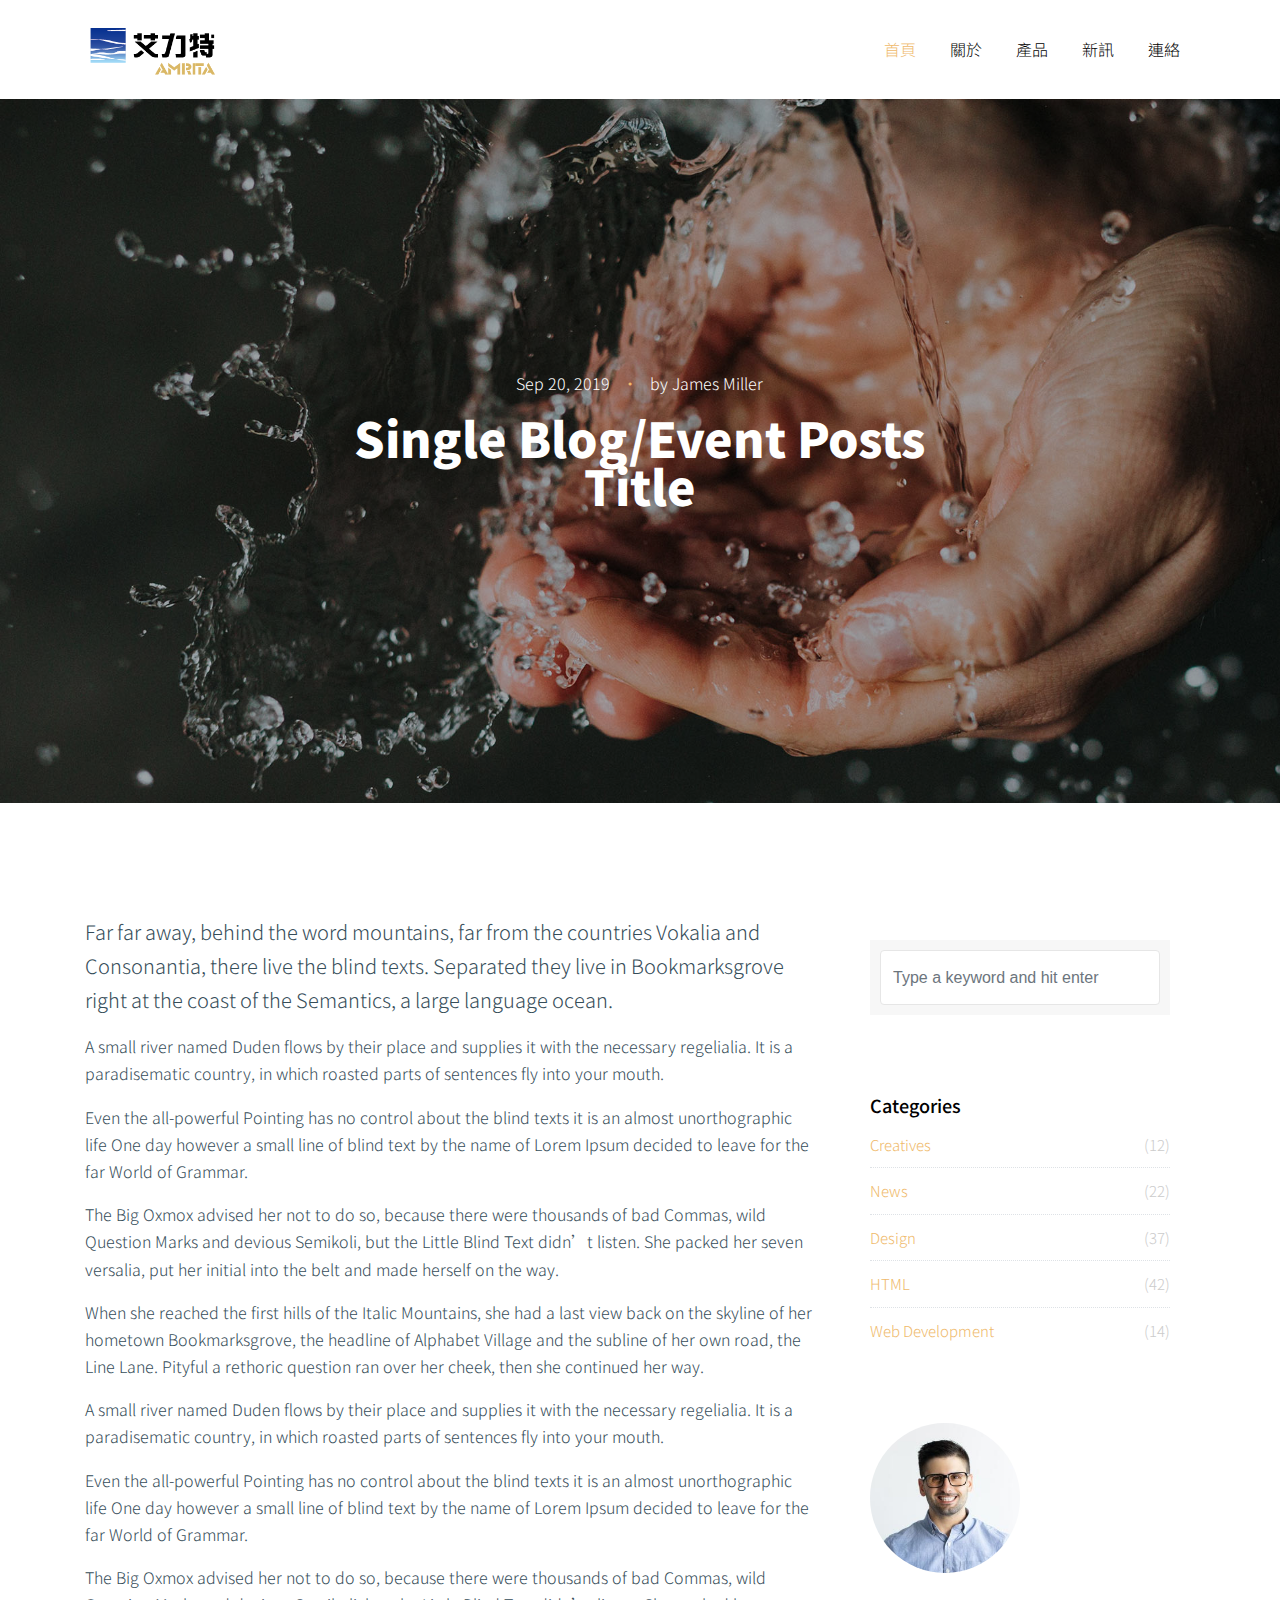
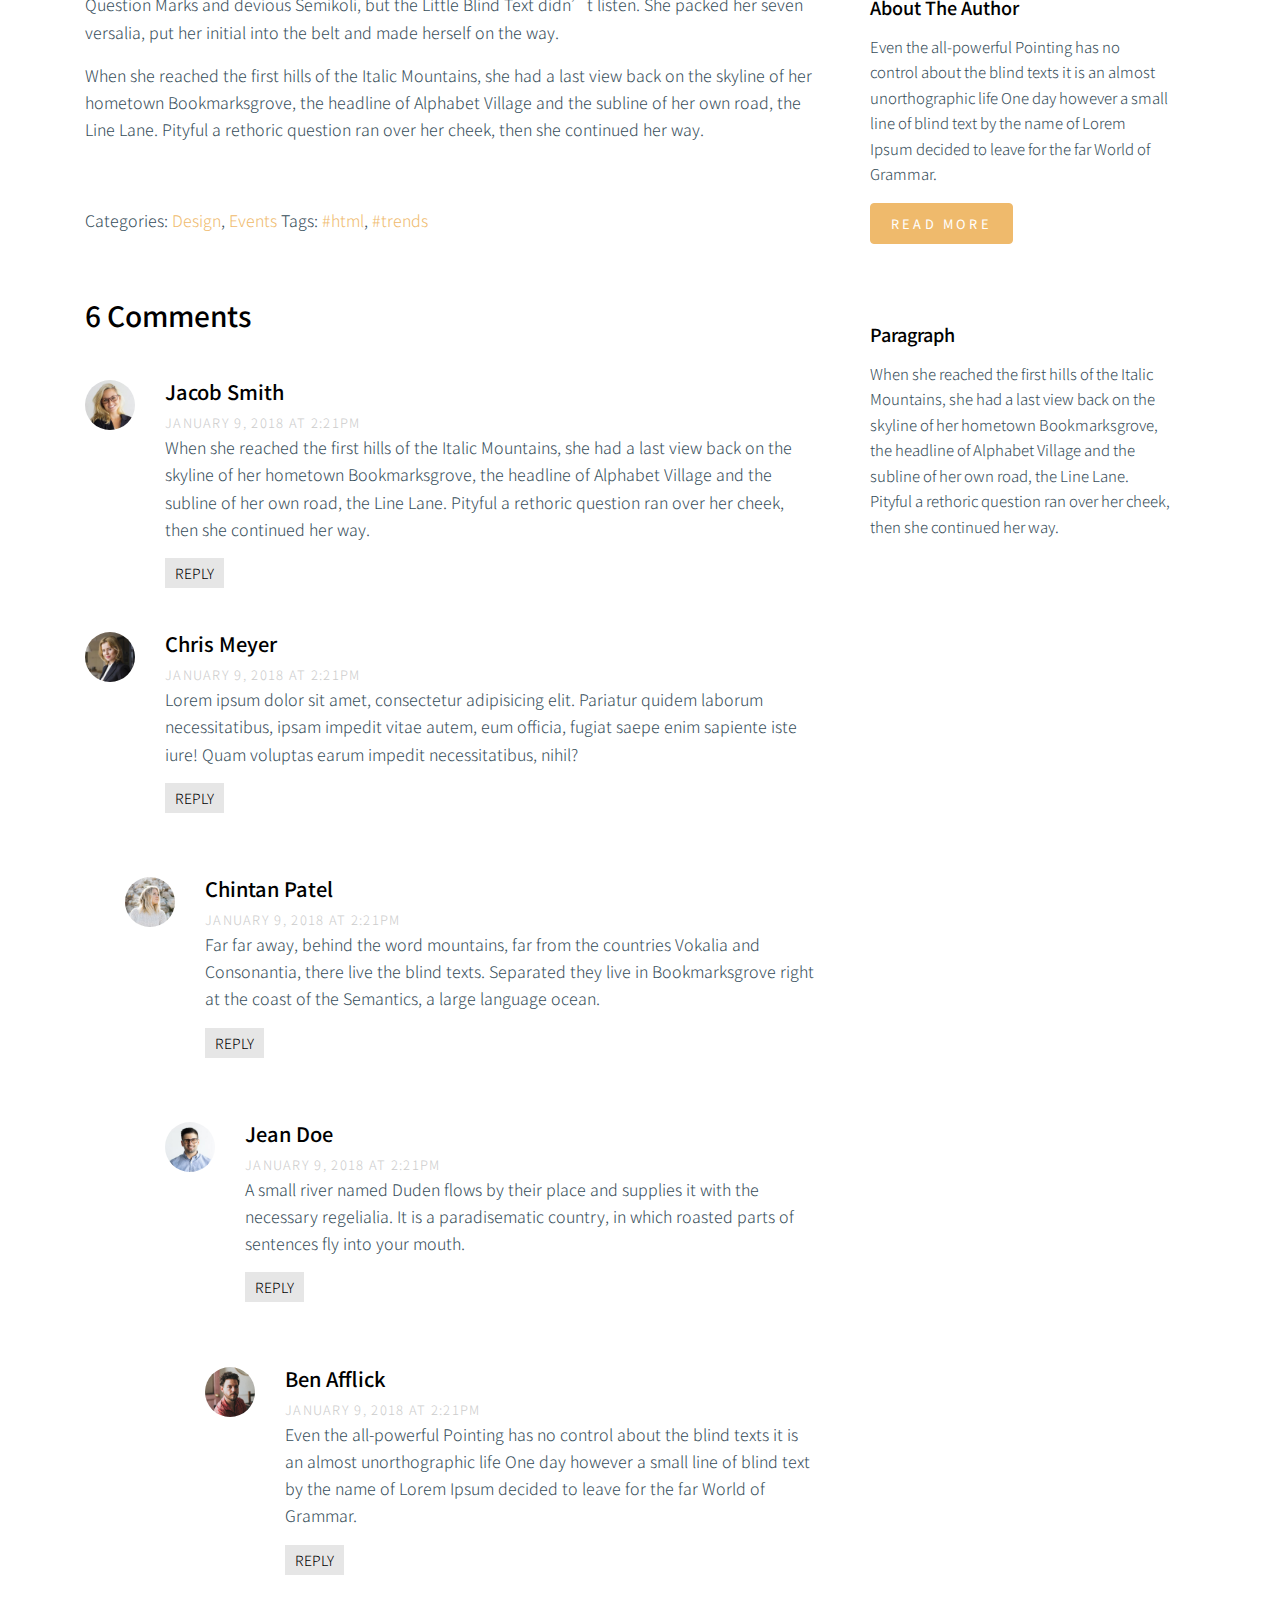
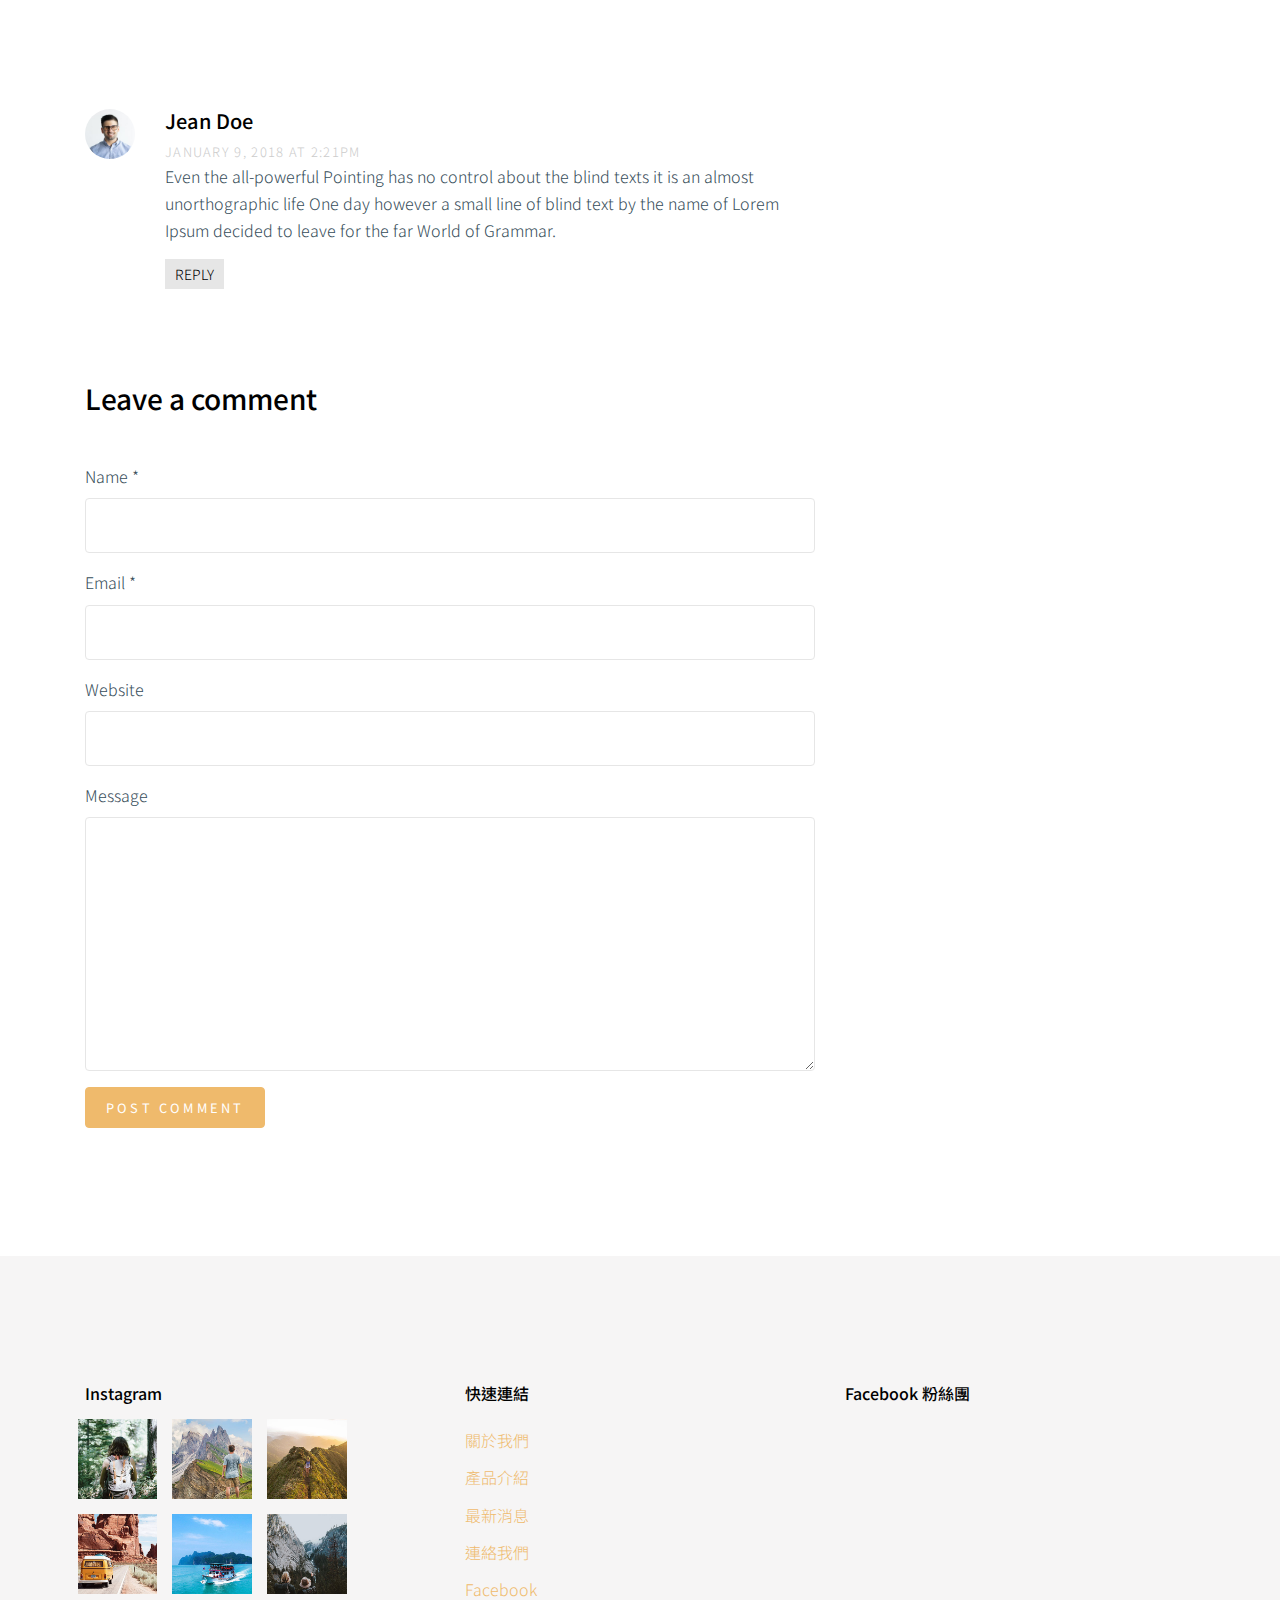
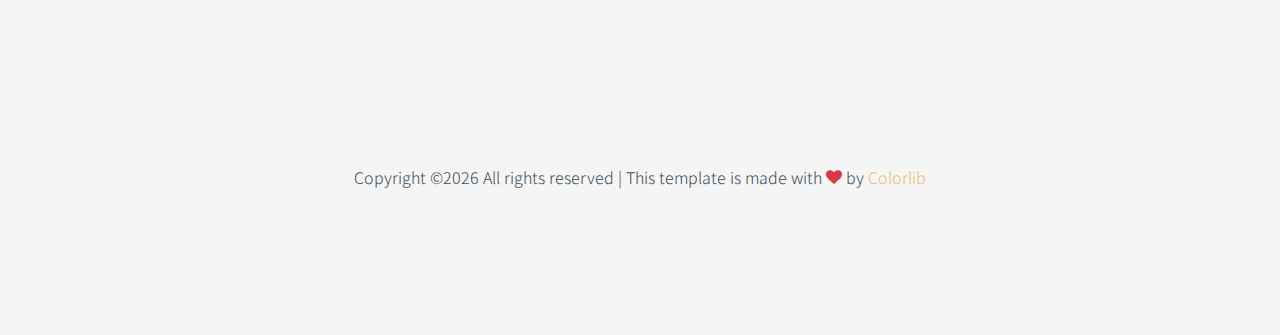
<file: single.html>
<!doctype html>
<html lang="zh-Hant-TW">

  <head>
    <title>艾力特 Amrita - 家庭淨水</title>
    <meta charset="utf-8">
    <meta name="viewport" content="width=device-width, initial-scale=1, shrink-to-fit=no">
    <meta name="description" content="艾力特AMRITA品牌發行於2008年，服務至今已改善許多用戶的各種水質問題，現在仍然秉持著不斷創新、準確的效率、穩健踏實為理念，提供一貫的完整服務。">
    <meta name="keywords" content="艾力特,艾力特淨水,Amrita,Amrita淨水器,艾力特Amrita,台灣製造,台灣製淨水器,淨水品牌,淨水品牌推薦,濾水器品牌,濾水器品牌推薦,淨水,淨水器,家用淨水器,櫥上淨水器,櫥下淨水器,專業淨水器,淨水器推薦,最佳淨水器,濾水,濾水器,家用濾水器,櫥上濾水器,櫥下濾水器,專業濾水器,濾水器推薦,過濾,過濾器,濾心,長生淨水,宜蘭淨水器,宜蘭飲水機,宜蘭淨水器推薦,力健淨水,力樂淨水,羅東淨水器,羅東飲水機,家庭淨水">
    <meta name="author" content="長生淨水科技">

<!--    <link href="https://fonts.googleapis.com/css?family=Work+Sans:400,700,900&display=swap" rel="stylesheet">-->
    <link href="https://fonts.googleapis.com/css?family=Noto+Sans+TC" rel="stylesheet"/>

    <link rel="stylesheet" href="fonts/icomoon/style.css">

    <link rel="stylesheet" href="css/bootstrap.min.css">
    <link rel="stylesheet" href="css/bootstrap-datepicker.css">
    <link rel="stylesheet" href="css/jquery.fancybox.min.css">
    <link rel="stylesheet" href="css/owl.carousel.min.css">
    <link rel="stylesheet" href="css/owl.theme.default.min.css">
    <link rel="stylesheet" href="fonts/flaticon/font/flaticon.css">
    <link rel="stylesheet" href="css/aos.css">

    <!-- MAIN CSS -->
    <link rel="stylesheet" href="css/style.css">

  </head>

  <body data-spy="scroll" data-target=".site-navbar-target" data-offset="300">

    
    <div class="site-wrap" id="home-section">

      <div class="site-mobile-menu site-navbar-target">
        <div class="site-mobile-menu-header">
          <div class="site-mobile-menu-close mt-3">
            <span class="icon-close2 js-menu-toggle"></span>
          </div>
        </div>
        <div class="site-mobile-menu-body"></div>
      </div>



      <header class="site-navbar site-navbar-target" role="banner">

        <div class="container">
          <div class="row align-items-center position-relative">

            <div class="col-3 ">
              <div class="site-logo">
                <a href="index.html" class="font-weight-bold">
                  <img src="images/logo.png" alt="Image" class="img-fluid">
                </a>
              </div>
            </div>

            <div class="col-9  text-right">
              

              <span class="d-inline-block d-lg-none"><a href="#" class="text-white site-menu-toggle js-menu-toggle py-5 text-white"><span class="icon-menu h3 text-white"></span></a></span>

              

              <nav class="site-navigation text-right ml-auto d-none d-lg-block" role="navigation">
                <ul class="site-menu main-menu js-clone-nav ml-auto ">
                  <li class="active"><a href="index.html" class="nav-link">首頁</a></li>
                  <li><a href="about.html" class="nav-link">關於</a></li>
                  <li><a href="product.html" class="nav-link">產品</a></li>
                  <li><a href="blog.html" class="nav-link">新訊</a></li>
                  <li><a href="contact.html" class="nav-link">連絡</a></li>
                </ul>
              </nav>
            </div>

            
          </div>
        </div>

      </header>

    <div class="ftco-blocks-cover-1">
      <div class="site-section-cover overlay" data-stellar-background-ratio="0.5" style="background-image: url('images/hero_1.jpg')">
        <div class="container">
          <div class="row align-items-center justify-content-center text-center">
            <div class="col-md-7">
              <span class="d-block mb-3 text-white" data-aos="fade-up">Sep 20, 2019 <span class="mx-2 text-primary">&bullet;</span> by James Miller</span>
                <h1 class="mb-4" data-aos="fade-up" data-aos-delay="100">Single Blog/Event Posts Title</h1>
            </div>
          </div>
        </div>
      </div>
    </div>

    <div class="site-section">
      <div class="container">
        <div class="row">
          <div class="col-md-8 blog-content">
            <p class="lead">Far far away, behind the word mountains, far from the countries Vokalia and Consonantia, there live the blind texts. Separated they live in Bookmarksgrove right at the coast of the Semantics, a large language ocean.</p>
            <p>A small river named Duden flows by their place and supplies it with the necessary regelialia. It is a paradisematic country, in which roasted parts of sentences fly into your mouth.</p>

            <blockquote><p>Even the all-powerful Pointing has no control about the blind texts it is an almost unorthographic life One day however a small line of blind text by the name of Lorem Ipsum decided to leave for the far World of Grammar.</p></blockquote>

            <p>The Big Oxmox advised her not to do so, because there were thousands of bad Commas, wild Question Marks and devious Semikoli, but the Little Blind Text didn’t listen. She packed her seven versalia, put her initial into the belt and made herself on the way.</p>

            <p>When she reached the first hills of the Italic Mountains, she had a last view back on the skyline of her hometown Bookmarksgrove, the headline of Alphabet Village and the subline of her own road, the Line Lane. Pityful a rethoric question ran over her cheek, then she continued her way.</p>

            <p>A small river named Duden flows by their place and supplies it with the necessary regelialia. It is a paradisematic country, in which roasted parts of sentences fly into your mouth.</p>

            <blockquote><p>Even the all-powerful Pointing has no control about the blind texts it is an almost unorthographic life One day however a small line of blind text by the name of Lorem Ipsum decided to leave for the far World of Grammar.</p></blockquote>

            <p>The Big Oxmox advised her not to do so, because there were thousands of bad Commas, wild Question Marks and devious Semikoli, but the Little Blind Text didn’t listen. She packed her seven versalia, put her initial into the belt and made herself on the way.</p>
            
            <p>When she reached the first hills of the Italic Mountains, she had a last view back on the skyline of her hometown Bookmarksgrove, the headline of Alphabet Village and the subline of her own road, the Line Lane. Pityful a rethoric question ran over her cheek, then she continued her way.</p>


            <div class="pt-5">
              <p>Categories:  <a href="#">Design</a>, <a href="#">Events</a>  Tags: <a href="#">#html</a>, <a href="#">#trends</a></p>
            </div>


            <div class="pt-5">
              <h3 class="mb-5">6 Comments</h3>
              <ul class="comment-list">
                <li class="comment">
                  <div class="vcard bio">
                    <img src="images/person_2.jpg" alt="Image">
                  </div>
                  <div class="comment-body">
                    <h3>Jacob Smith</h3>
                    <div class="meta">January 9, 2018 at 2:21pm</div>
                    <p>When she reached the first hills of the Italic Mountains, she had a last view back on the skyline of her hometown Bookmarksgrove, the headline of Alphabet Village and the subline of her own road, the Line Lane. Pityful a rethoric question ran over her cheek, then she continued her way.</p>
                    <p><a href="#" class="reply">Reply</a></p>
                  </div>
                </li>

                <li class="comment">
                  <div class="vcard bio">
                    <img src="images/person_3.jpg" alt="Image">
                  </div>
                  <div class="comment-body">
                    <h3>Chris Meyer</h3>
                    <div class="meta">January 9, 2018 at 2:21pm</div>
                    <p>Lorem ipsum dolor sit amet, consectetur adipisicing elit. Pariatur quidem laborum necessitatibus, ipsam impedit vitae autem, eum officia, fugiat saepe enim sapiente iste iure! Quam voluptas earum impedit necessitatibus, nihil?</p>
                    <p><a href="#" class="reply">Reply</a></p>
                  </div>

                  <ul class="children">
                    <li class="comment">
                      <div class="vcard bio">
                        <img src="images/person_5.jpg" alt="Image">
                      </div>
                      <div class="comment-body">
                        <h3>Chintan Patel</h3>
                        <div class="meta">January 9, 2018 at 2:21pm</div>
                        <p>Far far away, behind the word mountains, far from the countries Vokalia and Consonantia, there live the blind texts. Separated they live in Bookmarksgrove right at the coast of the Semantics, a large language ocean.</p>
                        <p><a href="#" class="reply">Reply</a></p>
                      </div>


                      <ul class="children">
                        <li class="comment">
                          <div class="vcard bio">
                            <img src="images/person_1.jpg" alt="Image">
                          </div>
                          <div class="comment-body">
                            <h3>Jean Doe</h3>
                            <div class="meta">January 9, 2018 at 2:21pm</div>
                            <p>A small river named Duden flows by their place and supplies it with the necessary regelialia. It is a paradisematic country, in which roasted parts of sentences fly into your mouth.</p>
                            <p><a href="#" class="reply">Reply</a></p>
                          </div>

                            <ul class="children">
                              <li class="comment">
                                <div class="vcard bio">
                                  <img src="images/person_4.jpg" alt="Image">
                                </div>
                                <div class="comment-body">
                                  <h3>Ben Afflick</h3>
                                  <div class="meta">January 9, 2018 at 2:21pm</div>
                                  <p>Even the all-powerful Pointing has no control about the blind texts it is an almost unorthographic life One day however a small line of blind text by the name of Lorem Ipsum decided to leave for the far World of Grammar.</p>
                                  <p><a href="#" class="reply">Reply</a></p>
                                </div>
                              </li>
                            </ul>
                        </li>
                      </ul>
                    </li>
                  </ul>
                </li>

                <li class="comment">
                  <div class="vcard bio">
                    <img src="images/person_1.jpg" alt="Image">
                  </div>
                  <div class="comment-body">
                    <h3>Jean Doe</h3>
                    <div class="meta">January 9, 2018 at 2:21pm</div>
                    <p>Even the all-powerful Pointing has no control about the blind texts it is an almost unorthographic life One day however a small line of blind text by the name of Lorem Ipsum decided to leave for the far World of Grammar.</p>
                    <p><a href="#" class="reply">Reply</a></p>
                  </div>
                </li>
              </ul>
              <!-- END comment-list -->
              
              <div class="comment-form-wrap pt-5">
                <h3 class="mb-5">Leave a comment</h3>
                <form action="#" class="">
                  <div class="form-group">
                    <label for="name">Name *</label>
                    <input type="text" class="form-control" id="name">
                  </div>
                  <div class="form-group">
                    <label for="email">Email *</label>
                    <input type="email" class="form-control" id="email">
                  </div>
                  <div class="form-group">
                    <label for="website">Website</label>
                    <input type="url" class="form-control" id="website">
                  </div>

                  <div class="form-group">
                    <label for="message">Message</label>
                    <textarea name="" id="message" cols="30" rows="10" class="form-control"></textarea>
                  </div>
                  <div class="form-group">
                    <input type="submit" value="Post Comment" class="btn btn-primary btn-md text-white">
                  </div>

                </form>
              </div>
            </div>

          </div>
          <div class="col-md-4 sidebar">
            <div class="sidebar-box">
              <form action="#" class="search-form">
                <div class="form-group">
                  <span class="icon fa fa-search"></span>
                  <input type="text" class="form-control" placeholder="Type a keyword and hit enter">
                </div>
              </form>
            </div>
            <div class="sidebar-box">
              <div class="categories">
                <h3>Categories</h3>
                <li><a href="#">Creatives <span>(12)</span></a></li>
                <li><a href="#">News <span>(22)</span></a></li>
                <li><a href="#">Design <span>(37)</span></a></li>
                <li><a href="#">HTML <span>(42)</span></a></li>
                <li><a href="#">Web Development <span>(14)</span></a></li>
              </div>
            </div>
            <div class="sidebar-box">
              <img src="images/person_1.jpg" alt="Image" class="img-fluid mb-4 w-50 rounded-circle">
              <h3 class="text-black">About The Author</h3>
              <p>Even the all-powerful Pointing has no control about the blind texts it is an almost unorthographic life One day however a small line of blind text by the name of Lorem Ipsum decided to leave for the far World of Grammar.</p>
              <p><a href="#" class="btn btn-primary btn-md text-white">Read More</a></p>
            </div>

            <div class="sidebar-box">
              <h3 class="text-black">Paragraph</h3>
              <p>When she reached the first hills of the Italic Mountains, she had a last view back on the skyline of her hometown Bookmarksgrove, the headline of Alphabet Village and the subline of her own road, the Line Lane. Pityful a rethoric question ran over her cheek, then she continued her way.</p>
            </div>
          </div>
        </div>
      </div>
    </div>
    

    <footer class="site-footer bg-light">
      <div class="container">
        <div class="row">
          <div class="col-lg-3">
            <h2 class="footer-heading mb-3">Instagram</h2>
            <div class="row">
              <div class="col-4 gal_col">
                <a href="#"><img src="images/insta_1.jpg" alt="Image" class="img-fluid"></a>
              </div>
              <div class="col-4 gal_col">
                <a href="#"><img src="images/insta_2.jpg" alt="Image" class="img-fluid"></a>
              </div>
              <div class="col-4 gal_col">
                <a href="#"><img src="images/insta_3.jpg" alt="Image" class="img-fluid"></a>
              </div>
              <div class="col-4 gal_col">
                <a href="#"><img src="images/insta_4.jpg" alt="Image" class="img-fluid"></a>
              </div>
              <div class="col-4 gal_col">
                <a href="#"><img src="images/insta_5.jpg" alt="Image" class="img-fluid"></a>
              </div>
              <div class="col-4 gal_col">
                <a href="#"><img src="images/insta_6.jpg" alt="Image" class="img-fluid"></a>
              </div>
            </div>
          </div>
          <div class="col-lg-8 ml-auto">
            <div class="row">
              <div class="col-lg-6 ml-auto">
                <h2 class="footer-heading mb-4">快速連結</h2>
                <ul class="list-unstyled">
                  <li><a href="#">關於我們</a></li>
                  <li><a href="#">產品介紹</a></li>
                  <li><a href="#">最新消息</a></li>
                  <li><a href="#">連絡我們</a></li>
                  <li><a href="#">Facebook</a></li>
                </ul>
              </div>
              <div class="col-lg-6">
                <h2 class="footer-heading mb-4">Facebook 粉絲團</h2>
<div class="fb-page" 
  data-href="https://www.facebook.com/liwater206/"
  data-width="380" 
  data-hide-cover="false"
  data-show-facepile="false"></div>
              </div>
              
            </div>
          </div>
        </div>
        <div class="row pt-5 mt-5 text-center">
          <div class="col-md-12">
            <div class="border-top pt-5">
              <p>
            <!-- Link back to Colorlib can't be removed. Template is licensed under CC BY 3.0. -->
            Copyright &copy;<script>document.write(new Date().getFullYear());</script> All rights reserved | This template is made with <i class="icon-heart text-danger" aria-hidden="true"></i> by <a href="https://colorlib.com" target="_blank" >Colorlib</a>
            <!-- Link back to Colorlib can't be removed. Template is licensed under CC BY 3.0. -->
            </p>
            </div>
          </div>

        </div>
      </div>
    </footer>

    </div>

    <script src="js/jquery-3.3.1.min.js"></script>
    <script src="js/jquery-migrate-3.0.0.js"></script>
    <script src="js/popper.min.js"></script>
    <script src="js/bootstrap.min.js"></script>
    <script src="js/owl.carousel.min.js"></script>
    <script src="js/jquery.sticky.js"></script>
    <script src="js/jquery.waypoints.min.js"></script>
    <script src="js/jquery.animateNumber.min.js"></script>
    <script src="js/jquery.fancybox.min.js"></script>
    <script src="js/jquery.stellar.min.js"></script>
    <script src="js/jquery.easing.1.3.js"></script>
    <script src="js/bootstrap-datepicker.min.js"></script>
    <script src="js/isotope.pkgd.min.js"></script>
    <script src="js/aos.js"></script>

    <script src="js/main.js"></script>
    <!-- FB私訊留 -->
<script>
  window.fbAsyncInit = function() {
    FB.init({
      appId            : 'your-app-id',
      autoLogAppEvents : true,
      xfbml            : true,
      version          : 'v2.11'
    });
  };

  (function(d, s, id){
     var js, fjs = d.getElementsByTagName(s)[0];
     if (d.getElementById(id)) {return;}
     js = d.createElement(s); js.id = id;
     js.src = "https://connect.facebook.net/en_US/sdk.js";
     fjs.parentNode.insertBefore(js, fjs);
   }(document, 'script', 'facebook-jssdk'));
</script>
  </body>

</html>
</file>
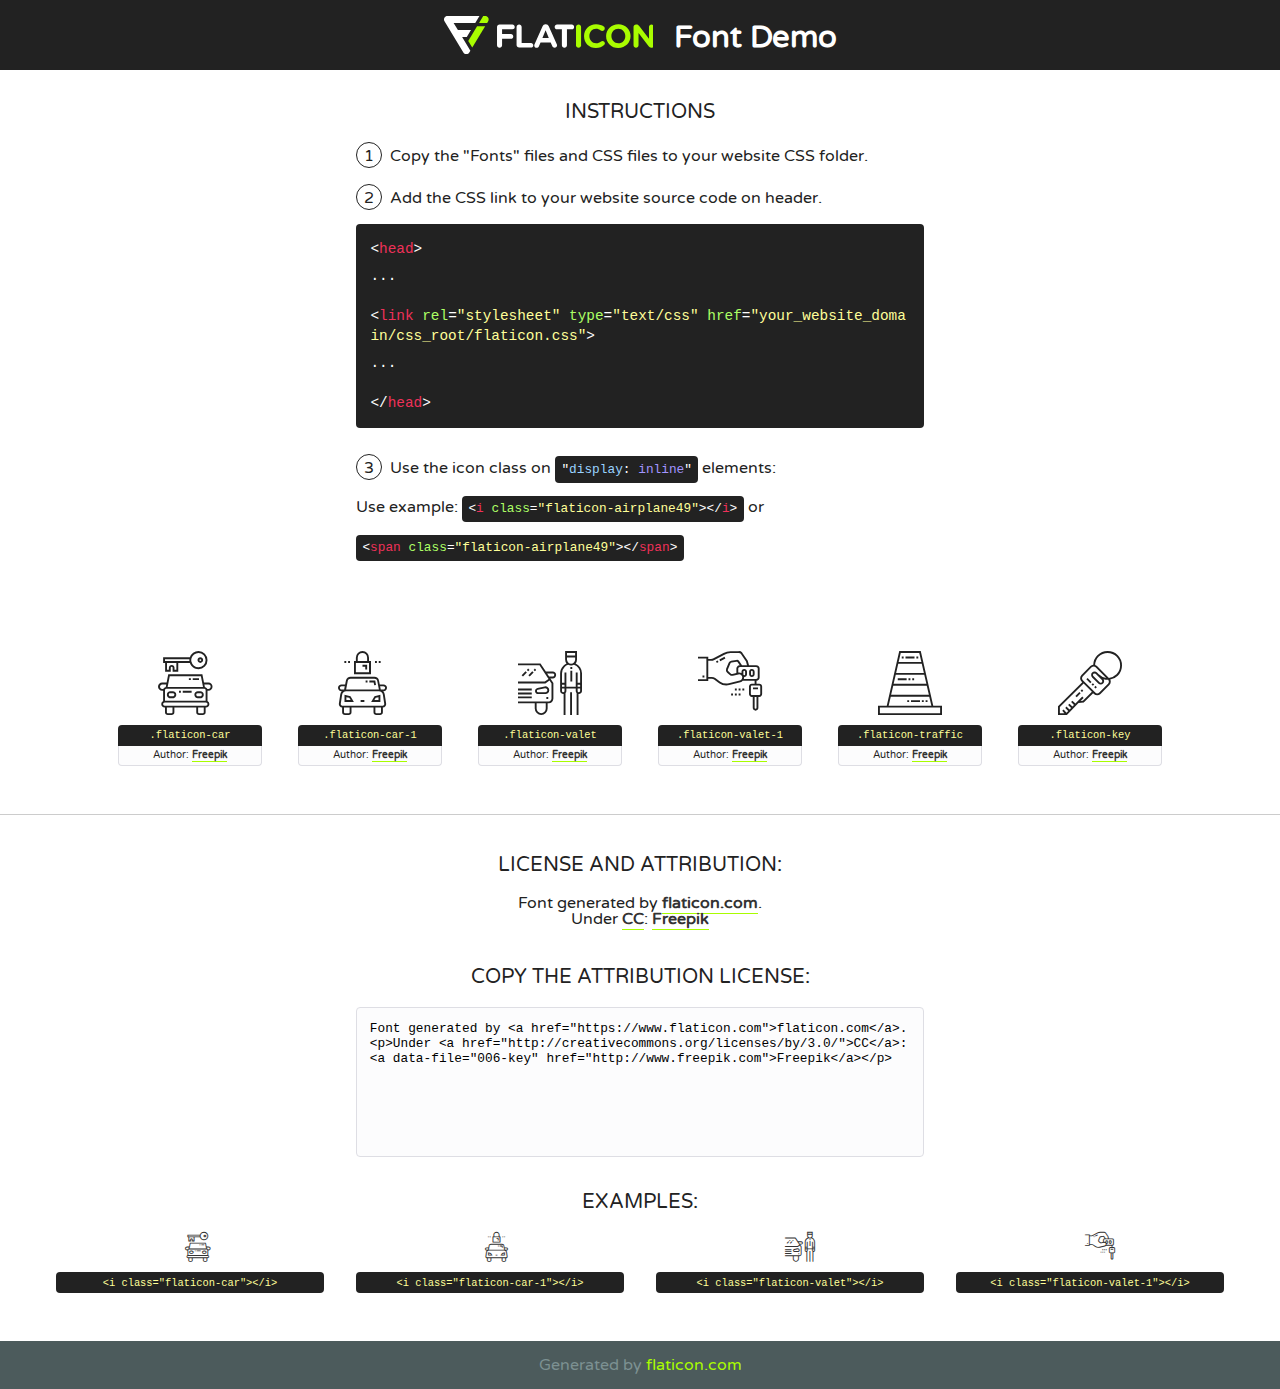
<file: fonts/flaticon-2/font/flaticon.html>
<!DOCTYPE html>
<!--
  Flaticon icon font: Flaticon
  Creation date: 18/07/2019 07:36
-->
<html>
<!DOCTYPE html>
<html>

<head>
    <title>Flaticon WebFont</title>
    <link href="http://fonts.googleapis.com/css?family=Varela+Round" rel="stylesheet" type="text/css" />
    <link rel="stylesheet" type="text/css" href="flaticon.css">
    <meta charset="UTF-8">
    <style>
    html, body, div, span, applet, object, iframe,
    h1, h2, h3, h4, h5, h6, p, blockquote, pre,
    a, abbr, acronym, address, big, cite, code,
    del, dfn, em, img, ins, kbd, q, s, samp,
    small, strike, strong, sub, sup, tt, var,
    b, u, i, center,
    dl, dt, dd, ol, ul, li,
    fieldset, form, label, legend,
    table, caption, tbody, tfoot, thead, tr, th, td,
    article, aside, canvas, details, embed, 
    figure, figcaption, footer, header, hgroup, 
    menu, nav, output, ruby, section, summary,
    time, mark, audio, video {
        margin: 0;
        padding: 0;
        border: 0;
        font-size: 100%;
        font: inherit;
        vertical-align: baseline;
    }
    /* HTML5 display-role reset for older browsers */
    article, aside, details, figcaption, figure, 
    footer, header, hgroup, menu, nav, section {
        display: block;
    }
    body {
        line-height: 1;
    }
    ol, ul {
        list-style: none;
    }
    blockquote, q {
        quotes: none;
    }
    blockquote:before, blockquote:after,
    q:before, q:after {
        content: '';
        content: none;
    }
    table {
        border-collapse: collapse;
        border-spacing: 0;
    }
    body {
        font-family: 'Varela Round', Helvetica, Arial, sans-serif;
        font-size: 16px;
        color: #222;
    }
    a {
        color: #333;
        border-bottom: 1px solid #a9fd00;
        font-weight: bold;
        text-decoration: none;
    }
    * {
        -moz-box-sizing: border-box;
        -webkit-box-sizing: border-box;
        box-sizing: border-box;
        margin: 0;
        padding: 0;
    }
    [class^="flaticon-"]:before, [class*=" flaticon-"]:before, [class^="flaticon-"]:after, [class*=" flaticon-"]:after {
        font-family: Flaticon;
        font-size: 30px;
        font-style: normal;
        margin-left: 20px;
        color: #333;
    }
    .wrapper {
        max-width: 600px;
        margin: auto;
        padding: 0 1em;
    }
    .title {
        font-size: 1.25em;
        text-align: center;
        margin-bottom: 1em;
        text-transform: uppercase;
    }
    header {
        text-align: center;
        background-color: #222;
        color: #fff;
        padding: 1em;
    }
    header .logo {
        width: 210px;
        height: 38px;
        display: inline-block;
        vertical-align: middle;
        margin-right: 1em;
        border: none;
    }
    header strong {
        font-size: 1.95em;
        font-weight: bold;
        vertical-align: middle;
        margin-top: 5px;
        display: inline-block;
    }
    .demo {
        margin: 2em auto;
        line-height: 1.25em;
    }
    .demo ul li {
        margin-bottom: 1em;
    }
    .demo ul li .num {
        color: #222;
        border-radius: 20px;
        display: inline-block;
        width: 26px;
        padding: 3px;
        height: 26px;
        text-align: center;
        margin-right: 0.5em;
        border: 1px solid #222;
    }
    .demo ul li code {
        background-color: #222;
        border-radius: 4px;
        padding: 0.25em 0.5em;
        display: inline-block;
        color: #fff;
        font-family: Consolas,Monaco,Lucida Console,Liberation Mono,DejaVu Sans Mono,Bitstream Vera Sans Mono,Courier New, monospace;
        font-weight: lighter;
        margin-top: 1em;
        font-size: 0.8em;
        word-break: break-all;
    }
    .demo ul li code.big {
        padding: 1em;
        font-size: 0.9em;
    }
    .demo ul li code .red {
        color: #EF3159;
    }
    .demo ul li code .green {
        color: #ACFF65;
    }
    .demo ul li code .yellow {
        color: #FFFF99;
    }
    .demo ul li code .blue {
        color: #99D3FF;
    }
    .demo ul li code .purple {
        color: #A295FF;
    }
    .demo ul li code .dots {
        margin-top: 0.5em;
        display: block;
    }
    #glyphs {
        border-bottom: 1px solid #ccc;
        padding: 2em 0;
        text-align: center;
    }
    .glyph {
        display: inline-block;
        width: 9em;
        margin: 1em;
        text-align: center;
        vertical-align: top;
        background: #FFF;
    }
    .glyph .glyph-icon {
        padding: 10px;
        display: block;
        font-family:"Flaticon";
        font-size: 64px;
        line-height: 1;
    }
    .glyph .glyph-icon:before {
        font-size: 64px;
        color: #222;
        margin-left: 0;
    }
    .class-name {
        font-size: 0.65em;
        background-color: #222;
        color: #fff;
        border-radius: 4px 4px 0 0;
        padding: 0.5em;
        color: #FFFF99;
        font-family: Consolas,Monaco,Lucida Console,Liberation Mono,DejaVu Sans Mono,Bitstream Vera Sans Mono,Courier New, monospace;
    }
    .author-name {
        font-size: 0.6em;
        background-color: #fcfcfd;
        border: 1px solid #DEDEE4;
        border-top: 0;
        border-radius: 0 0 4px 4px;
        padding: 0.5em;
    }
    .class-name:last-child {
        font-size: 10px;
        color:#888;
    }
    .class-name:last-child a {
        font-size: 10px;
        color:#555;
    }
    .class-name:last-child a:hover {
        color:#a9fd00;
    }
    .glyph > input {
        display: block;
        width: 100px;
        margin: 5px auto;
        text-align: center;
        font-size: 12px;
        cursor: text;
    }
    .glyph > input.icon-input {
        font-family:"Flaticon";
        font-size: 16px;
        margin-bottom: 10px;
    }
    .attribution .title {
        margin-top: 2em;
    }
    .attribution textarea {
        background-color: #fcfcfd;
        padding: 1em;
        border: none;
        box-shadow: none;
        border: 1px solid #DEDEE4;
        border-radius: 4px;
        resize: none;
        width: 100%;
        height: 150px;
        font-size: 0.8em;
        font-family: Consolas,Monaco,Lucida Console,Liberation Mono,DejaVu Sans Mono,Bitstream Vera Sans Mono,Courier New, monospace;
        -webkit-appearance: none;
    }
    .iconsuse {
        margin: 2em auto;
        text-align: center;
        max-width: 1200px;
    }
    .iconsuse:after {
        content: '';
        display: table;
        clear: both;
    }
    .iconsuse .image {
        float: left;
        width: 25%;
        padding: 0 1em;
    }
    .iconsuse .image p {
        margin-bottom: 1em;
    }
    .iconsuse .image span {
        display: block;
        font-size: 0.65em;
        background-color: #222;
        color: #fff;
        border-radius: 4px;
        padding: 0.5em;
        color: #FFFF99;
        margin-top: 1em;
        font-family: Consolas,Monaco,Lucida Console,Liberation Mono,DejaVu Sans Mono,Bitstream Vera Sans Mono,Courier New, monospace;
    }
    #footer {
        text-align: center;
        background-color: #4C5B5C;
        color: #7c9192;
        padding: 1em;
    }
    #footer a {
        border: none;
        color: #a9fd00;
        font-weight: normal;
    }
    @media (max-width: 960px) {
        .iconsuse .image {
            width: 50%;
        }
    }
    @media (max-width: 560px) {
        .iconsuse .image {
            width: 100%;
        }
    }
    </style>
</head>

<body class="characters-off">

    <header>
        <a href="https://www.flaticon.com" target="_blank" class="logo">
            <svg version="1.1" xmlns="http://www.w3.org/2000/svg" xmlns:xlink="http://www.w3.org/1999/xlink" xmlns:a="http://ns.adobe.com/AdobeSVGViewerExtensions/3.0/" viewBox="0 0 560.875 102.036" enable-background="new 0 0 560.875 102.036" xml:space="preserve">
                <defs>
                </defs>
                <g>
                    <g class="letters">
                        <path fill="#ffffff" d="M141.596,29.675c0-3.777,2.985-6.767,6.764-6.767h34.438c3.426,0,6.15,2.728,6.15,6.15
                        c0,3.43-2.724,6.149-6.15,6.149h-27.674v13.091h23.719c3.429,0,6.151,2.724,6.151,6.15c0,3.43-2.723,6.149-6.151,6.149h-23.719
                        v17.574c0,3.773-2.986,6.761-6.764,6.761c-3.779,0-6.764-2.989-6.764-6.761V29.675z"></path>
                        <path fill="#ffffff" d="M193.844,29.149c0-3.781,2.985-6.767,6.764-6.767c3.776,0,6.763,2.985,6.763,6.767v42.957h25.039
                        c3.426,0,6.149,2.726,6.149,6.153c0,3.425-2.723,6.15-6.149,6.15h-31.802c-3.779,0-6.764-2.986-6.764-6.768V29.149z"></path>
                        <path fill="#ffffff" d="M241.891,75.71l21.438-48.407c1.492-3.341,4.215-5.357,7.906-5.357h0.792
                        c3.686,0,6.323,2.017,7.815,5.357l21.439,48.407c0.436,0.967,0.701,1.845,0.701,2.723c0,3.602-2.809,6.501-6.414,6.501
                        c-3.161,0-5.269-1.845-6.499-4.655l-4.132-9.661h-27.059l-4.301,10.102c-1.144,2.631-3.426,4.214-6.237,4.214
                        c-3.517,0-6.24-2.81-6.24-6.325C241.1,77.64,241.451,76.677,241.891,75.71z M279.932,58.666l-8.521-20.297l-8.526,20.297H279.932
                        z"></path>
                        <path fill="#ffffff" d="M314.864,35.387H301.86c-3.429,0-6.239-2.813-6.239-6.238c0-3.429,2.811-6.24,6.239-6.24h39.533
                        c3.426,0,6.237,2.811,6.237,6.24c0,3.425-2.811,6.238-6.237,6.238h-13.001v42.785c0,3.773-2.99,6.761-6.764,6.761
                        c-3.779,0-6.764-2.989-6.764-6.761V35.387z"></path>
                        <path fill="#A9FD00" d="M352.615,29.149c0-3.781,2.985-6.767,6.767-6.767c3.774,0,6.761,2.985,6.761,6.767v49.024
                        c0,3.773-2.987,6.761-6.761,6.761c-3.781,0-6.767-2.989-6.767-6.761V29.149z"></path>
                        <path fill="#A9FD00" d="M374.132,53.836v-0.179c0-17.481,13.178-31.801,32.065-31.801c9.22,0,15.459,2.458,20.557,6.238
                        c1.402,1.054,2.637,2.985,2.637,5.357c0,3.692-2.985,6.59-6.681,6.59c-1.845,0-3.071-0.702-4.044-1.319
                        c-3.776-2.813-7.729-4.393-12.562-4.393c-10.364,0-17.831,8.611-17.831,19.154v0.173c0,10.542,7.291,19.329,17.831,19.329
                        c5.715,0,9.492-1.756,13.359-4.834c1.049-0.874,2.458-1.491,4.039-1.491c3.429,0,6.325,2.813,6.325,6.236
                        c0,2.106-1.056,3.78-2.282,4.834c-5.539,4.834-12.036,7.733-21.878,7.733C387.572,85.464,374.132,71.493,374.132,53.836z"></path>
                        <path fill="#A9FD00" d="M433.009,53.836v-0.179c0-17.481,13.79-31.801,32.766-31.801c18.981,0,32.592,14.143,32.592,31.628v0.173
                        c0,17.483-13.785,31.807-32.769,31.807C446.625,85.464,433.009,71.32,433.009,53.836z M484.224,53.836v-0.179
                        c0-10.539-7.725-19.326-18.626-19.326c-10.893,0-18.449,8.611-18.449,19.154v0.173c0,10.542,7.73,19.329,18.626,19.329
                        C476.676,72.986,484.224,64.378,484.224,53.836z"></path>
                        <path fill="#A9FD00" d="M506.233,29.321c0-3.774,2.99-6.763,6.767-6.763h1.401c3.252,0,5.183,1.583,7.029,3.953l26.093,34.265
                        V29.059c0-3.692,2.99-6.677,6.681-6.677c3.683,0,6.671,2.985,6.671,6.677v48.934c0,3.78-2.987,6.765-6.764,6.765h-0.436
                        c-3.257,0-5.188-1.581-7.034-3.953l-27.056-35.492v32.944c0,3.687-2.985,6.676-6.678,6.676c-3.683,0-6.673-2.989-6.673-6.676
                        V29.321z"></path>
                    </g>
                    <g class="insignia">
                        <path fill="#ffffff" d="M48.372,56.137h12.517l11.156-18.537H37.186L25.688,18.539h57.825L94.668,0H9.271
                        C5.925,0,2.842,1.801,1.198,4.716c-1.644,2.907-1.593,6.482,0.134,9.343l50.38,83.501c1.678,2.781,4.689,4.476,7.938,4.476
                        c3.246,0,6.257-1.695,7.935-4.476l2.898-4.804L48.372,56.137z"></path>
                        <g class="i">
                            <path fill="#A9FD00" d="M93.575,18.539h0.031v0.004l21.652,0.004l2.705-4.488c1.727-2.861,1.778-6.436,0.133-9.343
                            C116.454,1.801,113.371,0,110.026,0h-5.294L93.575,18.539z"></path>
                            <polygon fill="#A9FD00" points="88.291,27.356 64.725,66.486 75.519,84.404 109.942,27.356"></polygon>
                        </g>
                    </g>
                </g>
            </svg>
        </a>
        <strong>Font Demo</strong>
    </header>


    <section class="demo wrapper">

        <p class="title">Instructions</p>

        <ul>
            <li>
                <span class="num">1</span>Copy the "Fonts" files and CSS files to your website CSS folder.
            </li>
            <li>
                <span class="num">2</span>Add the CSS link to your website source code on header.
                <code class="big">
                    &lt;<span class="red">head</span>&gt;
                    <br/><span class="dots">...</span>
                    <br/>&lt;<span class="red">link</span> <span class="green">rel</span>=<span class="yellow">"stylesheet"</span> <span class="green">type</span>=<span class="yellow">"text/css"</span> <span class="green">href</span>=<span class="yellow">"your_website_domain/css_root/flaticon.css"</span>&gt;
                    <br/><span class="dots">...</span>
                    <br/>&lt;/<span class="red">head</span>&gt;
                </code>
            </li>

            <li>
                <p>
                    <span class="num">3</span>Use the icon class on <code>"<span class="blue">display</span>:<span class="purple"> inline</span>"</code> elements:
                    <br />
                    Use example: <code>&lt;<span class="red">i</span> <span class="green">class</span>=<span class="yellow">&quot;flaticon-airplane49&quot;</span>&gt;&lt;/<span class="red">i</span>&gt;</code> or <code>&lt;<span class="red">span</span> <span class="green">class</span>=<span class="yellow">&quot;flaticon-airplane49&quot;</span>&gt;&lt;/<span class="red">span</span>&gt;</code>
            </li>
        </ul>

    </section>




   <section id="glyphs">          
    
      
        <div class="glyph"><div class="glyph-icon flaticon-car"></div>
            <div class="class-name">.flaticon-car</div>
            <div class="author-name">Author: <a data-file="001-car" href="http://www.freepik.com">Freepik</a> </div> 
        </div>        
        
        <div class="glyph"><div class="glyph-icon flaticon-car-1"></div>
            <div class="class-name">.flaticon-car-1</div>
            <div class="author-name">Author: <a data-file="002-car-1" href="http://www.freepik.com">Freepik</a> </div> 
        </div>        
        
        <div class="glyph"><div class="glyph-icon flaticon-valet"></div>
            <div class="class-name">.flaticon-valet</div>
            <div class="author-name">Author: <a data-file="003-valet" href="http://www.freepik.com">Freepik</a> </div> 
        </div>        
        
        <div class="glyph"><div class="glyph-icon flaticon-valet-1"></div>
            <div class="class-name">.flaticon-valet-1</div>
            <div class="author-name">Author: <a data-file="004-valet-1" href="http://www.freepik.com">Freepik</a> </div> 
        </div>        
        
        <div class="glyph"><div class="glyph-icon flaticon-traffic"></div>
            <div class="class-name">.flaticon-traffic</div>
            <div class="author-name">Author: <a data-file="005-traffic" href="http://www.freepik.com">Freepik</a> </div> 
        </div>        
        
        <div class="glyph"><div class="glyph-icon flaticon-key"></div>
            <div class="class-name">.flaticon-key</div>
            <div class="author-name">Author: <a data-file="006-key" href="http://www.freepik.com">Freepik</a> </div> 
        </div>        
        

    </section>



    <section class="attribution wrapper"   style="text-align:center;">

      <div class="title">License and attribution:</div><div class="attrDiv">Font generated by <a href="https://www.flaticon.com">flaticon.com</a>. <div><p>Under <a href="http://creativecommons.org/licenses/by/3.0/">CC</a>: <a data-file="006-key" href="http://www.freepik.com">Freepik</a></p>  </div>
      </div>
      <div class="title">Copy the Attribution License:</div>

    <textarea onclick="this.focus();this.select();">Font generated by &lt;a href=&quot;https://www.flaticon.com&quot;&gt;flaticon.com&lt;/a&gt;. <p>Under <a href="http://creativecommons.org/licenses/by/3.0/">CC</a>: <a data-file="006-key" href="http://www.freepik.com">Freepik</a></p>  
     </textarea>

    </section>

    <section class="iconsuse">

          <div class="title">Examples:</div>            
             
            <div class="image">
                <p>
                    <i class="glyph-icon flaticon-car"></i> 
                    <span>&lt;i class=&quot;flaticon-car&quot;&gt;&lt;/i&gt;</span>
                </p>
            </div>
            
            <div class="image">
                <p>
                    <i class="glyph-icon flaticon-car-1"></i> 
                    <span>&lt;i class=&quot;flaticon-car-1&quot;&gt;&lt;/i&gt;</span>
                </p>
            </div>
            
            <div class="image">
                <p>
                    <i class="glyph-icon flaticon-valet"></i> 
                    <span>&lt;i class=&quot;flaticon-valet&quot;&gt;&lt;/i&gt;</span>
                </p>
            </div>
            
            <div class="image">
                <p>
                    <i class="glyph-icon flaticon-valet-1"></i> 
                    <span>&lt;i class=&quot;flaticon-valet-1&quot;&gt;&lt;/i&gt;</span>
                </p>
            </div>
                       
        </div>
                            
    </section>

<div id="footer">
    <div>Generated by <a href="https://www.flaticon.com">flaticon.com</a>
    </div>
</div>



</body>
</html>
</file>
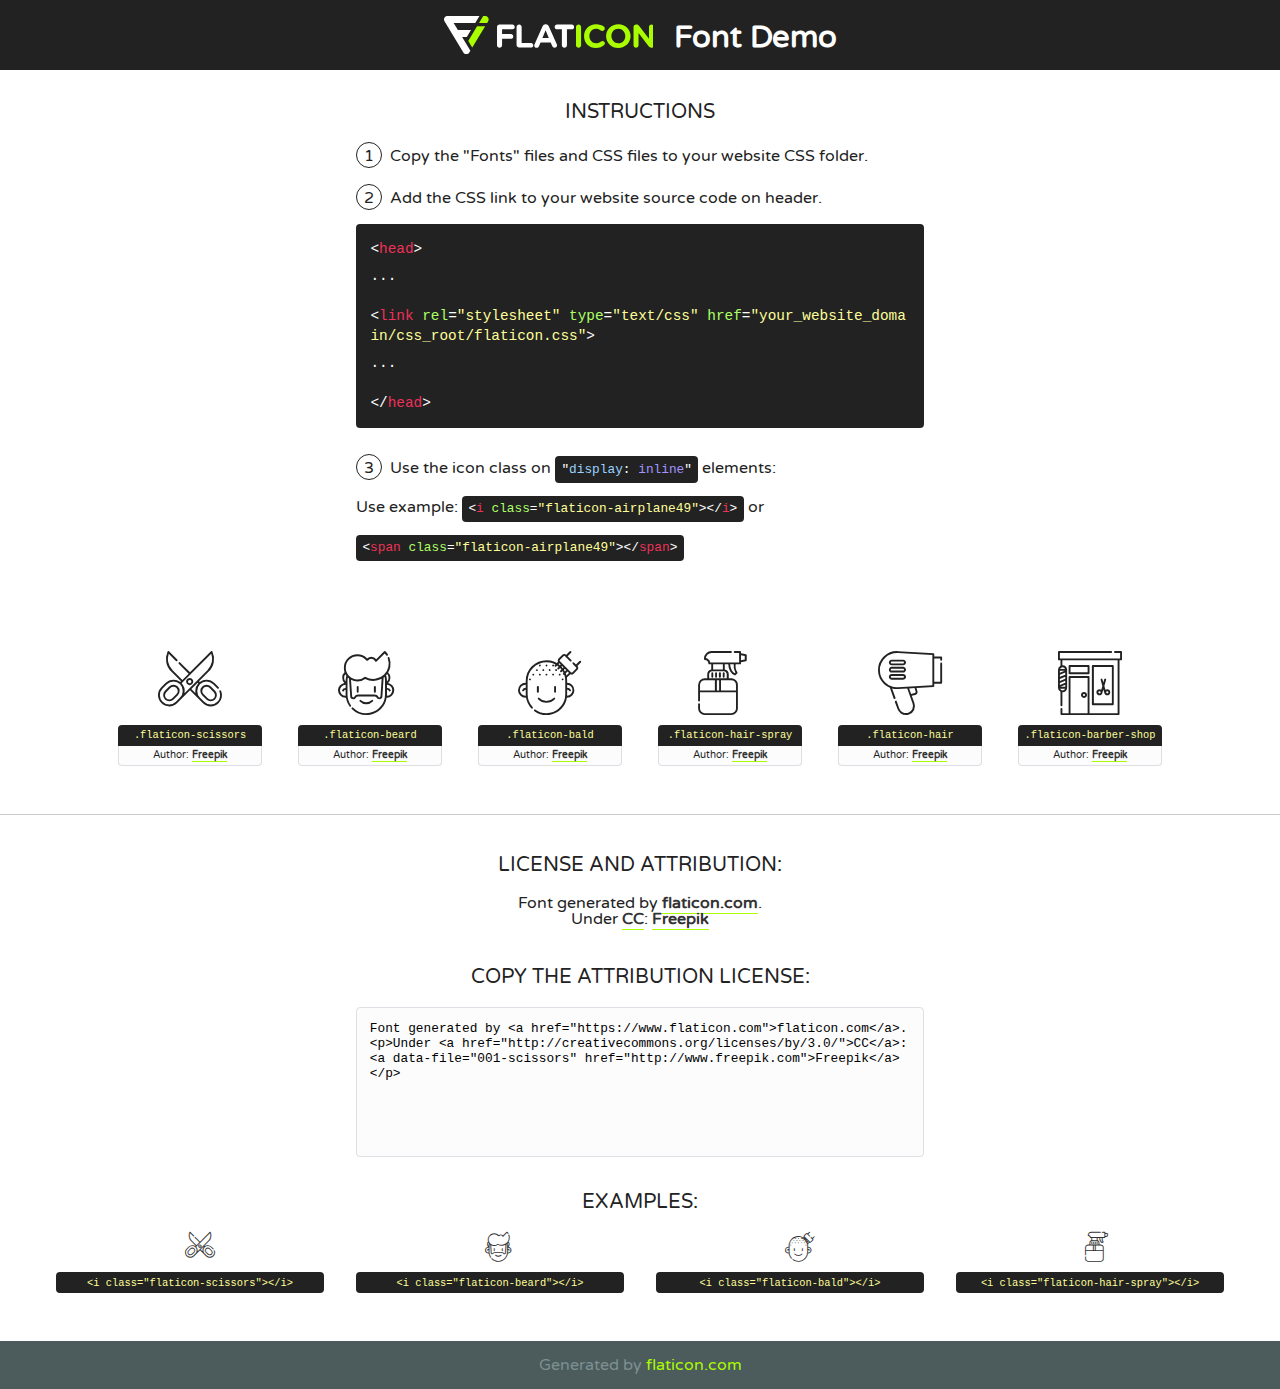
<file: fonts/flaticon/font/flaticon.html>
<!DOCTYPE html>
<!--
  Flaticon icon font: Flaticon
  Creation date: 23/07/2019 22:03
-->
<html>
<!DOCTYPE html>
<html>

<head>
    <title>Flaticon WebFont</title>
    <link href="http://fonts.googleapis.com/css?family=Varela+Round" rel="stylesheet" type="text/css" />
    <link rel="stylesheet" type="text/css" href="flaticon.css">
    <meta charset="UTF-8">
    <style>
    html, body, div, span, applet, object, iframe,
    h1, h2, h3, h4, h5, h6, p, blockquote, pre,
    a, abbr, acronym, address, big, cite, code,
    del, dfn, em, img, ins, kbd, q, s, samp,
    small, strike, strong, sub, sup, tt, var,
    b, u, i, center,
    dl, dt, dd, ol, ul, li,
    fieldset, form, label, legend,
    table, caption, tbody, tfoot, thead, tr, th, td,
    article, aside, canvas, details, embed, 
    figure, figcaption, footer, header, hgroup, 
    menu, nav, output, ruby, section, summary,
    time, mark, audio, video {
        margin: 0;
        padding: 0;
        border: 0;
        font-size: 100%;
        font: inherit;
        vertical-align: baseline;
    }
    /* HTML5 display-role reset for older browsers */
    article, aside, details, figcaption, figure, 
    footer, header, hgroup, menu, nav, section {
        display: block;
    }
    body {
        line-height: 1;
    }
    ol, ul {
        list-style: none;
    }
    blockquote, q {
        quotes: none;
    }
    blockquote:before, blockquote:after,
    q:before, q:after {
        content: '';
        content: none;
    }
    table {
        border-collapse: collapse;
        border-spacing: 0;
    }
    body {
        font-family: 'Varela Round', Helvetica, Arial, sans-serif;
        font-size: 16px;
        color: #222;
    }
    a {
        color: #333;
        border-bottom: 1px solid #a9fd00;
        font-weight: bold;
        text-decoration: none;
    }
    * {
        -moz-box-sizing: border-box;
        -webkit-box-sizing: border-box;
        box-sizing: border-box;
        margin: 0;
        padding: 0;
    }
    [class^="flaticon-"]:before, [class*=" flaticon-"]:before, [class^="flaticon-"]:after, [class*=" flaticon-"]:after {
        font-family: Flaticon;
        font-size: 30px;
        font-style: normal;
        margin-left: 20px;
        color: #333;
    }
    .wrapper {
        max-width: 600px;
        margin: auto;
        padding: 0 1em;
    }
    .title {
        font-size: 1.25em;
        text-align: center;
        margin-bottom: 1em;
        text-transform: uppercase;
    }
    header {
        text-align: center;
        background-color: #222;
        color: #fff;
        padding: 1em;
    }
    header .logo {
        width: 210px;
        height: 38px;
        display: inline-block;
        vertical-align: middle;
        margin-right: 1em;
        border: none;
    }
    header strong {
        font-size: 1.95em;
        font-weight: bold;
        vertical-align: middle;
        margin-top: 5px;
        display: inline-block;
    }
    .demo {
        margin: 2em auto;
        line-height: 1.25em;
    }
    .demo ul li {
        margin-bottom: 1em;
    }
    .demo ul li .num {
        color: #222;
        border-radius: 20px;
        display: inline-block;
        width: 26px;
        padding: 3px;
        height: 26px;
        text-align: center;
        margin-right: 0.5em;
        border: 1px solid #222;
    }
    .demo ul li code {
        background-color: #222;
        border-radius: 4px;
        padding: 0.25em 0.5em;
        display: inline-block;
        color: #fff;
        font-family: Consolas,Monaco,Lucida Console,Liberation Mono,DejaVu Sans Mono,Bitstream Vera Sans Mono,Courier New, monospace;
        font-weight: lighter;
        margin-top: 1em;
        font-size: 0.8em;
        word-break: break-all;
    }
    .demo ul li code.big {
        padding: 1em;
        font-size: 0.9em;
    }
    .demo ul li code .red {
        color: #EF3159;
    }
    .demo ul li code .green {
        color: #ACFF65;
    }
    .demo ul li code .yellow {
        color: #FFFF99;
    }
    .demo ul li code .blue {
        color: #99D3FF;
    }
    .demo ul li code .purple {
        color: #A295FF;
    }
    .demo ul li code .dots {
        margin-top: 0.5em;
        display: block;
    }
    #glyphs {
        border-bottom: 1px solid #ccc;
        padding: 2em 0;
        text-align: center;
    }
    .glyph {
        display: inline-block;
        width: 9em;
        margin: 1em;
        text-align: center;
        vertical-align: top;
        background: #FFF;
    }
    .glyph .glyph-icon {
        padding: 10px;
        display: block;
        font-family:"Flaticon";
        font-size: 64px;
        line-height: 1;
    }
    .glyph .glyph-icon:before {
        font-size: 64px;
        color: #222;
        margin-left: 0;
    }
    .class-name {
        font-size: 0.65em;
        background-color: #222;
        color: #fff;
        border-radius: 4px 4px 0 0;
        padding: 0.5em;
        color: #FFFF99;
        font-family: Consolas,Monaco,Lucida Console,Liberation Mono,DejaVu Sans Mono,Bitstream Vera Sans Mono,Courier New, monospace;
    }
    .author-name {
        font-size: 0.6em;
        background-color: #fcfcfd;
        border: 1px solid #DEDEE4;
        border-top: 0;
        border-radius: 0 0 4px 4px;
        padding: 0.5em;
    }
    .class-name:last-child {
        font-size: 10px;
        color:#888;
    }
    .class-name:last-child a {
        font-size: 10px;
        color:#555;
    }
    .class-name:last-child a:hover {
        color:#a9fd00;
    }
    .glyph > input {
        display: block;
        width: 100px;
        margin: 5px auto;
        text-align: center;
        font-size: 12px;
        cursor: text;
    }
    .glyph > input.icon-input {
        font-family:"Flaticon";
        font-size: 16px;
        margin-bottom: 10px;
    }
    .attribution .title {
        margin-top: 2em;
    }
    .attribution textarea {
        background-color: #fcfcfd;
        padding: 1em;
        border: none;
        box-shadow: none;
        border: 1px solid #DEDEE4;
        border-radius: 4px;
        resize: none;
        width: 100%;
        height: 150px;
        font-size: 0.8em;
        font-family: Consolas,Monaco,Lucida Console,Liberation Mono,DejaVu Sans Mono,Bitstream Vera Sans Mono,Courier New, monospace;
        -webkit-appearance: none;
    }
    .iconsuse {
        margin: 2em auto;
        text-align: center;
        max-width: 1200px;
    }
    .iconsuse:after {
        content: '';
        display: table;
        clear: both;
    }
    .iconsuse .image {
        float: left;
        width: 25%;
        padding: 0 1em;
    }
    .iconsuse .image p {
        margin-bottom: 1em;
    }
    .iconsuse .image span {
        display: block;
        font-size: 0.65em;
        background-color: #222;
        color: #fff;
        border-radius: 4px;
        padding: 0.5em;
        color: #FFFF99;
        margin-top: 1em;
        font-family: Consolas,Monaco,Lucida Console,Liberation Mono,DejaVu Sans Mono,Bitstream Vera Sans Mono,Courier New, monospace;
    }
    #footer {
        text-align: center;
        background-color: #4C5B5C;
        color: #7c9192;
        padding: 1em;
    }
    #footer a {
        border: none;
        color: #a9fd00;
        font-weight: normal;
    }
    @media (max-width: 960px) {
        .iconsuse .image {
            width: 50%;
        }
    }
    @media (max-width: 560px) {
        .iconsuse .image {
            width: 100%;
        }
    }
    </style>
</head>

<body class="characters-off">

    <header>
        <a href="https://www.flaticon.com" target="_blank" class="logo">
            <svg version="1.1" xmlns="http://www.w3.org/2000/svg" xmlns:xlink="http://www.w3.org/1999/xlink" xmlns:a="http://ns.adobe.com/AdobeSVGViewerExtensions/3.0/" viewBox="0 0 560.875 102.036" enable-background="new 0 0 560.875 102.036" xml:space="preserve">
                <defs>
                </defs>
                <g>
                    <g class="letters">
                        <path fill="#ffffff" d="M141.596,29.675c0-3.777,2.985-6.767,6.764-6.767h34.438c3.426,0,6.15,2.728,6.15,6.15
                        c0,3.43-2.724,6.149-6.15,6.149h-27.674v13.091h23.719c3.429,0,6.151,2.724,6.151,6.15c0,3.43-2.723,6.149-6.151,6.149h-23.719
                        v17.574c0,3.773-2.986,6.761-6.764,6.761c-3.779,0-6.764-2.989-6.764-6.761V29.675z"></path>
                        <path fill="#ffffff" d="M193.844,29.149c0-3.781,2.985-6.767,6.764-6.767c3.776,0,6.763,2.985,6.763,6.767v42.957h25.039
                        c3.426,0,6.149,2.726,6.149,6.153c0,3.425-2.723,6.15-6.149,6.15h-31.802c-3.779,0-6.764-2.986-6.764-6.768V29.149z"></path>
                        <path fill="#ffffff" d="M241.891,75.71l21.438-48.407c1.492-3.341,4.215-5.357,7.906-5.357h0.792
                        c3.686,0,6.323,2.017,7.815,5.357l21.439,48.407c0.436,0.967,0.701,1.845,0.701,2.723c0,3.602-2.809,6.501-6.414,6.501
                        c-3.161,0-5.269-1.845-6.499-4.655l-4.132-9.661h-27.059l-4.301,10.102c-1.144,2.631-3.426,4.214-6.237,4.214
                        c-3.517,0-6.24-2.81-6.24-6.325C241.1,77.64,241.451,76.677,241.891,75.71z M279.932,58.666l-8.521-20.297l-8.526,20.297H279.932
                        z"></path>
                        <path fill="#ffffff" d="M314.864,35.387H301.86c-3.429,0-6.239-2.813-6.239-6.238c0-3.429,2.811-6.24,6.239-6.24h39.533
                        c3.426,0,6.237,2.811,6.237,6.24c0,3.425-2.811,6.238-6.237,6.238h-13.001v42.785c0,3.773-2.99,6.761-6.764,6.761
                        c-3.779,0-6.764-2.989-6.764-6.761V35.387z"></path>
                        <path fill="#A9FD00" d="M352.615,29.149c0-3.781,2.985-6.767,6.767-6.767c3.774,0,6.761,2.985,6.761,6.767v49.024
                        c0,3.773-2.987,6.761-6.761,6.761c-3.781,0-6.767-2.989-6.767-6.761V29.149z"></path>
                        <path fill="#A9FD00" d="M374.132,53.836v-0.179c0-17.481,13.178-31.801,32.065-31.801c9.22,0,15.459,2.458,20.557,6.238
                        c1.402,1.054,2.637,2.985,2.637,5.357c0,3.692-2.985,6.59-6.681,6.59c-1.845,0-3.071-0.702-4.044-1.319
                        c-3.776-2.813-7.729-4.393-12.562-4.393c-10.364,0-17.831,8.611-17.831,19.154v0.173c0,10.542,7.291,19.329,17.831,19.329
                        c5.715,0,9.492-1.756,13.359-4.834c1.049-0.874,2.458-1.491,4.039-1.491c3.429,0,6.325,2.813,6.325,6.236
                        c0,2.106-1.056,3.78-2.282,4.834c-5.539,4.834-12.036,7.733-21.878,7.733C387.572,85.464,374.132,71.493,374.132,53.836z"></path>
                        <path fill="#A9FD00" d="M433.009,53.836v-0.179c0-17.481,13.79-31.801,32.766-31.801c18.981,0,32.592,14.143,32.592,31.628v0.173
                        c0,17.483-13.785,31.807-32.769,31.807C446.625,85.464,433.009,71.32,433.009,53.836z M484.224,53.836v-0.179
                        c0-10.539-7.725-19.326-18.626-19.326c-10.893,0-18.449,8.611-18.449,19.154v0.173c0,10.542,7.73,19.329,18.626,19.329
                        C476.676,72.986,484.224,64.378,484.224,53.836z"></path>
                        <path fill="#A9FD00" d="M506.233,29.321c0-3.774,2.99-6.763,6.767-6.763h1.401c3.252,0,5.183,1.583,7.029,3.953l26.093,34.265
                        V29.059c0-3.692,2.99-6.677,6.681-6.677c3.683,0,6.671,2.985,6.671,6.677v48.934c0,3.78-2.987,6.765-6.764,6.765h-0.436
                        c-3.257,0-5.188-1.581-7.034-3.953l-27.056-35.492v32.944c0,3.687-2.985,6.676-6.678,6.676c-3.683,0-6.673-2.989-6.673-6.676
                        V29.321z"></path>
                    </g>
                    <g class="insignia">
                        <path fill="#ffffff" d="M48.372,56.137h12.517l11.156-18.537H37.186L25.688,18.539h57.825L94.668,0H9.271
                        C5.925,0,2.842,1.801,1.198,4.716c-1.644,2.907-1.593,6.482,0.134,9.343l50.38,83.501c1.678,2.781,4.689,4.476,7.938,4.476
                        c3.246,0,6.257-1.695,7.935-4.476l2.898-4.804L48.372,56.137z"></path>
                        <g class="i">
                            <path fill="#A9FD00" d="M93.575,18.539h0.031v0.004l21.652,0.004l2.705-4.488c1.727-2.861,1.778-6.436,0.133-9.343
                            C116.454,1.801,113.371,0,110.026,0h-5.294L93.575,18.539z"></path>
                            <polygon fill="#A9FD00" points="88.291,27.356 64.725,66.486 75.519,84.404 109.942,27.356"></polygon>
                        </g>
                    </g>
                </g>
            </svg>
        </a>
        <strong>Font Demo</strong>
    </header>


    <section class="demo wrapper">

        <p class="title">Instructions</p>

        <ul>
            <li>
                <span class="num">1</span>Copy the "Fonts" files and CSS files to your website CSS folder.
            </li>
            <li>
                <span class="num">2</span>Add the CSS link to your website source code on header.
                <code class="big">
                    &lt;<span class="red">head</span>&gt;
                    <br/><span class="dots">...</span>
                    <br/>&lt;<span class="red">link</span> <span class="green">rel</span>=<span class="yellow">"stylesheet"</span> <span class="green">type</span>=<span class="yellow">"text/css"</span> <span class="green">href</span>=<span class="yellow">"your_website_domain/css_root/flaticon.css"</span>&gt;
                    <br/><span class="dots">...</span>
                    <br/>&lt;/<span class="red">head</span>&gt;
                </code>
            </li>

            <li>
                <p>
                    <span class="num">3</span>Use the icon class on <code>"<span class="blue">display</span>:<span class="purple"> inline</span>"</code> elements:
                    <br />
                    Use example: <code>&lt;<span class="red">i</span> <span class="green">class</span>=<span class="yellow">&quot;flaticon-airplane49&quot;</span>&gt;&lt;/<span class="red">i</span>&gt;</code> or <code>&lt;<span class="red">span</span> <span class="green">class</span>=<span class="yellow">&quot;flaticon-airplane49&quot;</span>&gt;&lt;/<span class="red">span</span>&gt;</code>
            </li>
        </ul>

    </section>




   <section id="glyphs">          
    
      
        <div class="glyph"><div class="glyph-icon flaticon-scissors"></div>
            <div class="class-name">.flaticon-scissors</div>
            <div class="author-name">Author: <a data-file="001-scissors" href="http://www.freepik.com">Freepik</a> </div> 
        </div>        
        
        <div class="glyph"><div class="glyph-icon flaticon-beard"></div>
            <div class="class-name">.flaticon-beard</div>
            <div class="author-name">Author: <a data-file="002-beard" href="http://www.freepik.com">Freepik</a> </div> 
        </div>        
        
        <div class="glyph"><div class="glyph-icon flaticon-bald"></div>
            <div class="class-name">.flaticon-bald</div>
            <div class="author-name">Author: <a data-file="003-bald" href="http://www.freepik.com">Freepik</a> </div> 
        </div>        
        
        <div class="glyph"><div class="glyph-icon flaticon-hair-spray"></div>
            <div class="class-name">.flaticon-hair-spray</div>
            <div class="author-name">Author: <a data-file="004-hair-spray" href="http://www.freepik.com">Freepik</a> </div> 
        </div>        
        
        <div class="glyph"><div class="glyph-icon flaticon-hair"></div>
            <div class="class-name">.flaticon-hair</div>
            <div class="author-name">Author: <a data-file="005-hair" href="http://www.freepik.com">Freepik</a> </div> 
        </div>        
        
        <div class="glyph"><div class="glyph-icon flaticon-barber-shop"></div>
            <div class="class-name">.flaticon-barber-shop</div>
            <div class="author-name">Author: <a data-file="006-barber-shop" href="http://www.freepik.com">Freepik</a> </div> 
        </div>        
        

    </section>



    <section class="attribution wrapper"   style="text-align:center;">

      <div class="title">License and attribution:</div><div class="attrDiv">Font generated by <a href="https://www.flaticon.com">flaticon.com</a>. <div><p>Under <a href="http://creativecommons.org/licenses/by/3.0/">CC</a>: <a data-file="001-scissors" href="http://www.freepik.com">Freepik</a></p>  </div>
      </div>
      <div class="title">Copy the Attribution License:</div>

    <textarea onclick="this.focus();this.select();">Font generated by &lt;a href=&quot;https://www.flaticon.com&quot;&gt;flaticon.com&lt;/a&gt;. <p>Under <a href="http://creativecommons.org/licenses/by/3.0/">CC</a>: <a data-file="001-scissors" href="http://www.freepik.com">Freepik</a></p>  
     </textarea>

    </section>

    <section class="iconsuse">

          <div class="title">Examples:</div>            
             
            <div class="image">
                <p>
                    <i class="glyph-icon flaticon-scissors"></i> 
                    <span>&lt;i class=&quot;flaticon-scissors&quot;&gt;&lt;/i&gt;</span>
                </p>
            </div>
            
            <div class="image">
                <p>
                    <i class="glyph-icon flaticon-beard"></i> 
                    <span>&lt;i class=&quot;flaticon-beard&quot;&gt;&lt;/i&gt;</span>
                </p>
            </div>
            
            <div class="image">
                <p>
                    <i class="glyph-icon flaticon-bald"></i> 
                    <span>&lt;i class=&quot;flaticon-bald&quot;&gt;&lt;/i&gt;</span>
                </p>
            </div>
            
            <div class="image">
                <p>
                    <i class="glyph-icon flaticon-hair-spray"></i> 
                    <span>&lt;i class=&quot;flaticon-hair-spray&quot;&gt;&lt;/i&gt;</span>
                </p>
            </div>
                       
        </div>
                            
    </section>

<div id="footer">
    <div>Generated by <a href="https://www.flaticon.com">flaticon.com</a>
    </div>
</div>



</body>
</html>
</file>
<file: fonts/icomoon/style.css>
@font-face {
  font-family: 'icomoon';
  src:  url('fonts/icomoon.eot?10si43');
  src:  url('fonts/icomoon.eot?10si43#iefix') format('embedded-opentype'),
    url('fonts/icomoon.ttf?10si43') format('truetype'),
    url('fonts/icomoon.woff?10si43') format('woff'),
    url('fonts/icomoon.svg?10si43#icomoon') format('svg');
  font-weight: normal;
  font-style: normal;
}

[class^="icon-"], [class*=" icon-"] {
  /* use !important to prevent issues with browser extensions that change fonts */
  font-family: 'icomoon' !important;
  speak: none;
  font-style: normal;
  font-weight: normal;
  font-variant: normal;
  text-transform: none;
  line-height: 1;

  /* Better Font Rendering =========== */
  -webkit-font-smoothing: antialiased;
  -moz-osx-font-smoothing: grayscale;
}

.icon-asterisk:before {
  content: "\f069";
}
.icon-plus:before {
  content: "\f067";
}
.icon-question:before {
  content: "\f128";
}
.icon-minus:before {
  content: "\f068";
}
.icon-glass:before {
  content: "\f000";
}
.icon-music:before {
  content: "\f001";
}
.icon-search:before {
  content: "\f002";
}
.icon-envelope-o:before {
  content: "\f003";
}
.icon-heart:before {
  content: "\f004";
}
.icon-star:before {
  content: "\f005";
}
.icon-star-o:before {
  content: "\f006";
}
.icon-user:before {
  content: "\f007";
}
.icon-film:before {
  content: "\f008";
}
.icon-th-large:before {
  content: "\f009";
}
.icon-th:before {
  content: "\f00a";
}
.icon-th-list:before {
  content: "\f00b";
}
.icon-check:before {
  content: "\f00c";
}
.icon-close:before {
  content: "\f00d";
}
.icon-remove:before {
  content: "\f00d";
}
.icon-times:before {
  content: "\f00d";
}
.icon-search-plus:before {
  content: "\f00e";
}
.icon-search-minus:before {
  content: "\f010";
}
.icon-power-off:before {
  content: "\f011";
}
.icon-signal:before {
  content: "\f012";
}
.icon-cog:before {
  content: "\f013";
}
.icon-gear:before {
  content: "\f013";
}
.icon-trash-o:before {
  content: "\f014";
}
.icon-home:before {
  content: "\f015";
}
.icon-file-o:before {
  content: "\f016";
}
.icon-clock-o:before {
  content: "\f017";
}
.icon-road:before {
  content: "\f018";
}
.icon-download:before {
  content: "\f019";
}
.icon-arrow-circle-o-down:before {
  content: "\f01a";
}
.icon-arrow-circle-o-up:before {
  content: "\f01b";
}
.icon-inbox:before {
  content: "\f01c";
}
.icon-play-circle-o:before {
  content: "\f01d";
}
.icon-repeat:before {
  content: "\f01e";
}
.icon-rotate-right:before {
  content: "\f01e";
}
.icon-refresh:before {
  content: "\f021";
}
.icon-list-alt:before {
  content: "\f022";
}
.icon-lock:before {
  content: "\f023";
}
.icon-flag:before {
  content: "\f024";
}
.icon-headphones:before {
  content: "\f025";
}
.icon-volume-off:before {
  content: "\f026";
}
.icon-volume-down:before {
  content: "\f027";
}
.icon-volume-up:before {
  content: "\f028";
}
.icon-qrcode:before {
  content: "\f029";
}
.icon-barcode:before {
  content: "\f02a";
}
.icon-tag:before {
  content: "\f02b";
}
.icon-tags:before {
  content: "\f02c";
}
.icon-book:before {
  content: "\f02d";
}
.icon-bookmark:before {
  content: "\f02e";
}
.icon-print:before {
  content: "\f02f";
}
.icon-camera:before {
  content: "\f030";
}
.icon-font:before {
  content: "\f031";
}
.icon-bold:before {
  content: "\f032";
}
.icon-italic:before {
  content: "\f033";
}
.icon-text-height:before {
  content: "\f034";
}
.icon-text-width:before {
  content: "\f035";
}
.icon-align-left:before {
  content: "\f036";
}
.icon-align-center:before {
  content: "\f037";
}
.icon-align-right:before {
  content: "\f038";
}
.icon-align-justify:before {
  content: "\f039";
}
.icon-list:before {
  content: "\f03a";
}
.icon-dedent:before {
  content: "\f03b";
}
.icon-outdent:before {
  content: "\f03b";
}
.icon-indent:before {
  content: "\f03c";
}
.icon-video-camera:before {
  content: "\f03d";
}
.icon-image:before {
  content: "\f03e";
}
.icon-photo:before {
  content: "\f03e";
}
.icon-picture-o:before {
  content: "\f03e";
}
.icon-pencil:before {
  content: "\f040";
}
.icon-map-marker:before {
  content: "\f041";
}
.icon-adjust:before {
  content: "\f042";
}
.icon-tint:before {
  content: "\f043";
}
.icon-edit:before {
  content: "\f044";
}
.icon-pencil-square-o:before {
  content: "\f044";
}
.icon-share-square-o:before {
  content: "\f045";
}
.icon-check-square-o:before {
  content: "\f046";
}
.icon-arrows:before {
  content: "\f047";
}
.icon-step-backward:before {
  content: "\f048";
}
.icon-fast-backward:before {
  content: "\f049";
}
.icon-backward:before {
  content: "\f04a";
}
.icon-play:before {
  content: "\f04b";
}
.icon-pause:before {
  content: "\f04c";
}
.icon-stop:before {
  content: "\f04d";
}
.icon-forward:before {
  content: "\f04e";
}
.icon-fast-forward:before {
  content: "\f050";
}
.icon-step-forward:before {
  content: "\f051";
}
.icon-eject:before {
  content: "\f052";
}
.icon-chevron-left:before {
  content: "\f053";
}
.icon-chevron-right:before {
  content: "\f054";
}
.icon-plus-circle:before {
  content: "\f055";
}
.icon-minus-circle:before {
  content: "\f056";
}
.icon-times-circle:before {
  content: "\f057";
}
.icon-check-circle:before {
  content: "\f058";
}
.icon-question-circle:before {
  content: "\f059";
}
.icon-info-circle:before {
  content: "\f05a";
}
.icon-crosshairs:before {
  content: "\f05b";
}
.icon-times-circle-o:before {
  content: "\f05c";
}
.icon-check-circle-o:before {
  content: "\f05d";
}
.icon-ban:before {
  content: "\f05e";
}
.icon-arrow-left:before {
  content: "\f060";
}
.icon-arrow-right:before {
  content: "\f061";
}
.icon-arrow-up:before {
  content: "\f062";
}
.icon-arrow-down:before {
  content: "\f063";
}
.icon-mail-forward:before {
  content: "\f064";
}
.icon-share:before {
  content: "\f064";
}
.icon-expand:before {
  content: "\f065";
}
.icon-compress:before {
  content: "\f066";
}
.icon-exclamation-circle:before {
  content: "\f06a";
}
.icon-gift:before {
  content: "\f06b";
}
.icon-leaf:before {
  content: "\f06c";
}
.icon-fire:before {
  content: "\f06d";
}
.icon-eye:before {
  content: "\f06e";
}
.icon-eye-slash:before {
  content: "\f070";
}
.icon-exclamation-triangle:before {
  content: "\f071";
}
.icon-warning:before {
  content: "\f071";
}
.icon-plane:before {
  content: "\f072";
}
.icon-calendar:before {
  content: "\f073";
}
.icon-random:before {
  content: "\f074";
}
.icon-comment:before {
  content: "\f075";
}
.icon-magnet:before {
  content: "\f076";
}
.icon-chevron-up:before {
  content: "\f077";
}
.icon-chevron-down:before {
  content: "\f078";
}
.icon-retweet:before {
  content: "\f079";
}
.icon-shopping-cart:before {
  content: "\f07a";
}
.icon-folder:before {
  content: "\f07b";
}
.icon-folder-open:before {
  content: "\f07c";
}
.icon-arrows-v:before {
  content: "\f07d";
}
.icon-arrows-h:before {
  content: "\f07e";
}
.icon-bar-chart:before {
  content: "\f080";
}
.icon-bar-chart-o:before {
  content: "\f080";
}
.icon-twitter-square:before {
  content: "\f081";
}
.icon-facebook-square:before {
  content: "\f082";
}
.icon-camera-retro:before {
  content: "\f083";
}
.icon-key:before {
  content: "\f084";
}
.icon-cogs:before {
  content: "\f085";
}
.icon-gears:before {
  content: "\f085";
}
.icon-comments:before {
  content: "\f086";
}
.icon-thumbs-o-up:before {
  content: "\f087";
}
.icon-thumbs-o-down:before {
  content: "\f088";
}
.icon-star-half:before {
  content: "\f089";
}
.icon-heart-o:before {
  content: "\f08a";
}
.icon-sign-out:before {
  content: "\f08b";
}
.icon-linkedin-square:before {
  content: "\f08c";
}
.icon-thumb-tack:before {
  content: "\f08d";
}
.icon-external-link:before {
  content: "\f08e";
}
.icon-sign-in:before {
  content: "\f090";
}
.icon-trophy:before {
  content: "\f091";
}
.icon-github-square:before {
  content: "\f092";
}
.icon-upload:before {
  content: "\f093";
}
.icon-lemon-o:before {
  content: "\f094";
}
.icon-phone:before {
  content: "\f095";
}
.icon-square-o:before {
  content: "\f096";
}
.icon-bookmark-o:before {
  content: "\f097";
}
.icon-phone-square:before {
  content: "\f098";
}
.icon-twitter:before {
  content: "\f099";
}
.icon-facebook:before {
  content: "\f09a";
}
.icon-facebook-f:before {
  content: "\f09a";
}
.icon-github:before {
  content: "\f09b";
}
.icon-unlock:before {
  content: "\f09c";
}
.icon-credit-card:before {
  content: "\f09d";
}
.icon-feed:before {
  content: "\f09e";
}
.icon-rss:before {
  content: "\f09e";
}
.icon-hdd-o:before {
  content: "\f0a0";
}
.icon-bullhorn:before {
  content: "\f0a1";
}
.icon-bell-o:before {
  content: "\f0a2";
}
.icon-certificate:before {
  content: "\f0a3";
}
.icon-hand-o-right:before {
  content: "\f0a4";
}
.icon-hand-o-left:before {
  content: "\f0a5";
}
.icon-hand-o-up:before {
  content: "\f0a6";
}
.icon-hand-o-down:before {
  content: "\f0a7";
}
.icon-arrow-circle-left:before {
  content: "\f0a8";
}
.icon-arrow-circle-right:before {
  content: "\f0a9";
}
.icon-arrow-circle-up:before {
  content: "\f0aa";
}
.icon-arrow-circle-down:before {
  content: "\f0ab";
}
.icon-globe:before {
  content: "\f0ac";
}
.icon-wrench:before {
  content: "\f0ad";
}
.icon-tasks:before {
  content: "\f0ae";
}
.icon-filter:before {
  content: "\f0b0";
}
.icon-briefcase:before {
  content: "\f0b1";
}
.icon-arrows-alt:before {
  content: "\f0b2";
}
.icon-group:before {
  content: "\f0c0";
}
.icon-users:before {
  content: "\f0c0";
}
.icon-chain:before {
  content: "\f0c1";
}
.icon-link:before {
  content: "\f0c1";
}
.icon-cloud:before {
  content: "\f0c2";
}
.icon-flask:before {
  content: "\f0c3";
}
.icon-cut:before {
  content: "\f0c4";
}
.icon-scissors:before {
  content: "\f0c4";
}
.icon-copy:before {
  content: "\f0c5";
}
.icon-files-o:before {
  content: "\f0c5";
}
.icon-paperclip:before {
  content: "\f0c6";
}
.icon-floppy-o:before {
  content: "\f0c7";
}
.icon-save:before {
  content: "\f0c7";
}
.icon-square:before {
  content: "\f0c8";
}
.icon-bars:before {
  content: "\f0c9";
}
.icon-navicon:before {
  content: "\f0c9";
}
.icon-reorder:before {
  content: "\f0c9";
}
.icon-list-ul:before {
  content: "\f0ca";
}
.icon-list-ol:before {
  content: "\f0cb";
}
.icon-strikethrough:before {
  content: "\f0cc";
}
.icon-underline:before {
  content: "\f0cd";
}
.icon-table:before {
  content: "\f0ce";
}
.icon-magic:before {
  content: "\f0d0";
}
.icon-truck:before {
  content: "\f0d1";
}
.icon-pinterest:before {
  content: "\f0d2";
}
.icon-pinterest-square:before {
  content: "\f0d3";
}
.icon-google-plus-square:before {
  content: "\f0d4";
}
.icon-google-plus:before {
  content: "\f0d5";
}
.icon-money:before {
  content: "\f0d6";
}
.icon-caret-down:before {
  content: "\f0d7";
}
.icon-caret-up:before {
  content: "\f0d8";
}
.icon-caret-left:before {
  content: "\f0d9";
}
.icon-caret-right:before {
  content: "\f0da";
}
.icon-columns:before {
  content: "\f0db";
}
.icon-sort:before {
  content: "\f0dc";
}
.icon-unsorted:before {
  content: "\f0dc";
}
.icon-sort-desc:before {
  content: "\f0dd";
}
.icon-sort-down:before {
  content: "\f0dd";
}
.icon-sort-asc:before {
  content: "\f0de";
}
.icon-sort-up:before {
  content: "\f0de";
}
.icon-envelope:before {
  content: "\f0e0";
}
.icon-linkedin:before {
  content: "\f0e1";
}
.icon-rotate-left:before {
  content: "\f0e2";
}
.icon-undo:before {
  content: "\f0e2";
}
.icon-gavel:before {
  content: "\f0e3";
}
.icon-legal:before {
  content: "\f0e3";
}
.icon-dashboard:before {
  content: "\f0e4";
}
.icon-tachometer:before {
  content: "\f0e4";
}
.icon-comment-o:before {
  content: "\f0e5";
}
.icon-comments-o:before {
  content: "\f0e6";
}
.icon-bolt:before {
  content: "\f0e7";
}
.icon-flash:before {
  content: "\f0e7";
}
.icon-sitemap:before {
  content: "\f0e8";
}
.icon-umbrella:before {
  content: "\f0e9";
}
.icon-clipboard:before {
  content: "\f0ea";
}
.icon-paste:before {
  content: "\f0ea";
}
.icon-lightbulb-o:before {
  content: "\f0eb";
}
.icon-exchange:before {
  content: "\f0ec";
}
.icon-cloud-download:before {
  content: "\f0ed";
}
.icon-cloud-upload:before {
  content: "\f0ee";
}
.icon-user-md:before {
  content: "\f0f0";
}
.icon-stethoscope:before {
  content: "\f0f1";
}
.icon-suitcase:before {
  content: "\f0f2";
}
.icon-bell:before {
  content: "\f0f3";
}
.icon-coffee:before {
  content: "\f0f4";
}
.icon-cutlery:before {
  content: "\f0f5";
}
.icon-file-text-o:before {
  content: "\f0f6";
}
.icon-building-o:before {
  content: "\f0f7";
}
.icon-hospital-o:before {
  content: "\f0f8";
}
.icon-ambulance:before {
  content: "\f0f9";
}
.icon-medkit:before {
  content: "\f0fa";
}
.icon-fighter-jet:before {
  content: "\f0fb";
}
.icon-beer:before {
  content: "\f0fc";
}
.icon-h-square:before {
  content: "\f0fd";
}
.icon-plus-square:before {
  content: "\f0fe";
}
.icon-angle-double-left:before {
  content: "\f100";
}
.icon-angle-double-right:before {
  content: "\f101";
}
.icon-angle-double-up:before {
  content: "\f102";
}
.icon-angle-double-down:before {
  content: "\f103";
}
.icon-angle-left:before {
  content: "\f104";
}
.icon-angle-right:before {
  content: "\f105";
}
.icon-angle-up:before {
  content: "\f106";
}
.icon-angle-down:before {
  content: "\f107";
}
.icon-desktop:before {
  content: "\f108";
}
.icon-laptop:before {
  content: "\f109";
}
.icon-tablet:before {
  content: "\f10a";
}
.icon-mobile:before {
  content: "\f10b";
}
.icon-mobile-phone:before {
  content: "\f10b";
}
.icon-circle-o:before {
  content: "\f10c";
}
.icon-quote-left:before {
  content: "\f10d";
}
.icon-quote-right:before {
  content: "\f10e";
}
.icon-spinner:before {
  content: "\f110";
}
.icon-circle:before {
  content: "\f111";
}
.icon-mail-reply:before {
  content: "\f112";
}
.icon-reply:before {
  content: "\f112";
}
.icon-github-alt:before {
  content: "\f113";
}
.icon-folder-o:before {
  content: "\f114";
}
.icon-folder-open-o:before {
  content: "\f115";
}
.icon-smile-o:before {
  content: "\f118";
}
.icon-frown-o:before {
  content: "\f119";
}
.icon-meh-o:before {
  content: "\f11a";
}
.icon-gamepad:before {
  content: "\f11b";
}
.icon-keyboard-o:before {
  content: "\f11c";
}
.icon-flag-o:before {
  content: "\f11d";
}
.icon-flag-checkered:before {
  content: "\f11e";
}
.icon-terminal:before {
  content: "\f120";
}
.icon-code:before {
  content: "\f121";
}
.icon-mail-reply-all:before {
  content: "\f122";
}
.icon-reply-all:before {
  content: "\f122";
}
.icon-star-half-empty:before {
  content: "\f123";
}
.icon-star-half-full:before {
  content: "\f123";
}
.icon-star-half-o:before {
  content: "\f123";
}
.icon-location-arrow:before {
  content: "\f124";
}
.icon-crop:before {
  content: "\f125";
}
.icon-code-fork:before {
  content: "\f126";
}
.icon-chain-broken:before {
  content: "\f127";
}
.icon-unlink:before {
  content: "\f127";
}
.icon-info:before {
  content: "\f129";
}
.icon-exclamation:before {
  content: "\f12a";
}
.icon-superscript:before {
  content: "\f12b";
}
.icon-subscript:before {
  content: "\f12c";
}
.icon-eraser:before {
  content: "\f12d";
}
.icon-puzzle-piece:before {
  content: "\f12e";
}
.icon-microphone:before {
  content: "\f130";
}
.icon-microphone-slash:before {
  content: "\f131";
}
.icon-shield:before {
  content: "\f132";
}
.icon-calendar-o:before {
  content: "\f133";
}
.icon-fire-extinguisher:before {
  content: "\f134";
}
.icon-rocket:before {
  content: "\f135";
}
.icon-maxcdn:before {
  content: "\f136";
}
.icon-chevron-circle-left:before {
  content: "\f137";
}
.icon-chevron-circle-right:before {
  content: "\f138";
}
.icon-chevron-circle-up:before {
  content: "\f139";
}
.icon-chevron-circle-down:before {
  content: "\f13a";
}
.icon-html5:before {
  content: "\f13b";
}
.icon-css3:before {
  content: "\f13c";
}
.icon-anchor:before {
  content: "\f13d";
}
.icon-unlock-alt:before {
  content: "\f13e";
}
.icon-bullseye:before {
  content: "\f140";
}
.icon-ellipsis-h:before {
  content: "\f141";
}
.icon-ellipsis-v:before {
  content: "\f142";
}
.icon-rss-square:before {
  content: "\f143";
}
.icon-play-circle:before {
  content: "\f144";
}
.icon-ticket:before {
  content: "\f145";
}
.icon-minus-square:before {
  content: "\f146";
}
.icon-minus-square-o:before {
  content: "\f147";
}
.icon-level-up:before {
  content: "\f148";
}
.icon-level-down:before {
  content: "\f149";
}
.icon-check-square:before {
  content: "\f14a";
}
.icon-pencil-square:before {
  content: "\f14b";
}
.icon-external-link-square:before {
  content: "\f14c";
}
.icon-share-square:before {
  content: "\f14d";
}
.icon-compass:before {
  content: "\f14e";
}
.icon-caret-square-o-down:before {
  content: "\f150";
}
.icon-toggle-down:before {
  content: "\f150";
}
.icon-caret-square-o-up:before {
  content: "\f151";
}
.icon-toggle-up:before {
  content: "\f151";
}
.icon-caret-square-o-right:before {
  content: "\f152";
}
.icon-toggle-right:before {
  content: "\f152";
}
.icon-eur:before {
  content: "\f153";
}
.icon-euro:before {
  content: "\f153";
}
.icon-gbp:before {
  content: "\f154";
}
.icon-dollar:before {
  content: "\f155";
}
.icon-usd:before {
  content: "\f155";
}
.icon-inr:before {
  content: "\f156";
}
.icon-rupee:before {
  content: "\f156";
}
.icon-cny:before {
  content: "\f157";
}
.icon-jpy:before {
  content: "\f157";
}
.icon-rmb:before {
  content: "\f157";
}
.icon-yen:before {
  content: "\f157";
}
.icon-rouble:before {
  content: "\f158";
}
.icon-rub:before {
  content: "\f158";
}
.icon-ruble:before {
  content: "\f158";
}
.icon-krw:before {
  content: "\f159";
}
.icon-won:before {
  content: "\f159";
}
.icon-bitcoin:before {
  content: "\f15a";
}
.icon-btc:before {
  content: "\f15a";
}
.icon-file:before {
  content: "\f15b";
}
.icon-file-text:before {
  content: "\f15c";
}
.icon-sort-alpha-asc:before {
  content: "\f15d";
}
.icon-sort-alpha-desc:before {
  content: "\f15e";
}
.icon-sort-amount-asc:before {
  content: "\f160";
}
.icon-sort-amount-desc:before {
  content: "\f161";
}
.icon-sort-numeric-asc:before {
  content: "\f162";
}
.icon-sort-numeric-desc:before {
  content: "\f163";
}
.icon-thumbs-up:before {
  content: "\f164";
}
.icon-thumbs-down:before {
  content: "\f165";
}
.icon-youtube-square:before {
  content: "\f166";
}
.icon-youtube:before {
  content: "\f167";
}
.icon-xing:before {
  content: "\f168";
}
.icon-xing-square:before {
  content: "\f169";
}
.icon-youtube-play:before {
  content: "\f16a";
}
.icon-dropbox:before {
  content: "\f16b";
}
.icon-stack-overflow:before {
  content: "\f16c";
}
.icon-instagram:before {
  content: "\f16d";
}
.icon-flickr:before {
  content: "\f16e";
}
.icon-adn:before {
  content: "\f170";
}
.icon-bitbucket:before {
  content: "\f171";
}
.icon-bitbucket-square:before {
  content: "\f172";
}
.icon-tumblr:before {
  content: "\f173";
}
.icon-tumblr-square:before {
  content: "\f174";
}
.icon-long-arrow-down:before {
  content: "\f175";
}
.icon-long-arrow-up:before {
  content: "\f176";
}
.icon-long-arrow-left:before {
  content: "\f177";
}
.icon-long-arrow-right:before {
  content: "\f178";
}
.icon-apple:before {
  content: "\f179";
}
.icon-windows:before {
  content: "\f17a";
}
.icon-android:before {
  content: "\f17b";
}
.icon-linux:before {
  content: "\f17c";
}
.icon-dribbble:before {
  content: "\f17d";
}
.icon-skype:before {
  content: "\f17e";
}
.icon-foursquare:before {
  content: "\f180";
}
.icon-trello:before {
  content: "\f181";
}
.icon-female:before {
  content: "\f182";
}
.icon-male:before {
  content: "\f183";
}
.icon-gittip:before {
  content: "\f184";
}
.icon-gratipay:before {
  content: "\f184";
}
.icon-sun-o:before {
  content: "\f185";
}
.icon-moon-o:before {
  content: "\f186";
}
.icon-archive:before {
  content: "\f187";
}
.icon-bug:before {
  content: "\f188";
}
.icon-vk:before {
  content: "\f189";
}
.icon-weibo:before {
  content: "\f18a";
}
.icon-renren:before {
  content: "\f18b";
}
.icon-pagelines:before {
  content: "\f18c";
}
.icon-stack-exchange:before {
  content: "\f18d";
}
.icon-arrow-circle-o-right:before {
  content: "\f18e";
}
.icon-arrow-circle-o-left:before {
  content: "\f190";
}
.icon-caret-square-o-left:before {
  content: "\f191";
}
.icon-toggle-left:before {
  content: "\f191";
}
.icon-dot-circle-o:before {
  content: "\f192";
}
.icon-wheelchair:before {
  content: "\f193";
}
.icon-vimeo-square:before {
  content: "\f194";
}
.icon-try:before {
  content: "\f195";
}
.icon-turkish-lira:before {
  content: "\f195";
}
.icon-plus-square-o:before {
  content: "\f196";
}
.icon-space-shuttle:before {
  content: "\f197";
}
.icon-slack:before {
  content: "\f198";
}
.icon-envelope-square:before {
  content: "\f199";
}
.icon-wordpress:before {
  content: "\f19a";
}
.icon-openid:before {
  content: "\f19b";
}
.icon-bank:before {
  content: "\f19c";
}
.icon-institution:before {
  content: "\f19c";
}
.icon-university:before {
  content: "\f19c";
}
.icon-graduation-cap:before {
  content: "\f19d";
}
.icon-mortar-board:before {
  content: "\f19d";
}
.icon-yahoo:before {
  content: "\f19e";
}
.icon-google:before {
  content: "\f1a0";
}
.icon-reddit:before {
  content: "\f1a1";
}
.icon-reddit-square:before {
  content: "\f1a2";
}
.icon-stumbleupon-circle:before {
  content: "\f1a3";
}
.icon-stumbleupon:before {
  content: "\f1a4";
}
.icon-delicious:before {
  content: "\f1a5";
}
.icon-digg:before {
  content: "\f1a6";
}
.icon-pied-piper-pp:before {
  content: "\f1a7";
}
.icon-pied-piper-alt:before {
  content: "\f1a8";
}
.icon-drupal:before {
  content: "\f1a9";
}
.icon-joomla:before {
  content: "\f1aa";
}
.icon-language:before {
  content: "\f1ab";
}
.icon-fax:before {
  content: "\f1ac";
}
.icon-building:before {
  content: "\f1ad";
}
.icon-child:before {
  content: "\f1ae";
}
.icon-paw:before {
  content: "\f1b0";
}
.icon-spoon:before {
  content: "\f1b1";
}
.icon-cube:before {
  content: "\f1b2";
}
.icon-cubes:before {
  content: "\f1b3";
}
.icon-behance:before {
  content: "\f1b4";
}
.icon-behance-square:before {
  content: "\f1b5";
}
.icon-steam:before {
  content: "\f1b6";
}
.icon-steam-square:before {
  content: "\f1b7";
}
.icon-recycle:before {
  content: "\f1b8";
}
.icon-automobile:before {
  content: "\f1b9";
}
.icon-car:before {
  content: "\f1b9";
}
.icon-cab:before {
  content: "\f1ba";
}
.icon-taxi:before {
  content: "\f1ba";
}
.icon-tree:before {
  content: "\f1bb";
}
.icon-spotify:before {
  content: "\f1bc";
}
.icon-deviantart:before {
  content: "\f1bd";
}
.icon-soundcloud:before {
  content: "\f1be";
}
.icon-database:before {
  content: "\f1c0";
}
.icon-file-pdf-o:before {
  content: "\f1c1";
}
.icon-file-word-o:before {
  content: "\f1c2";
}
.icon-file-excel-o:before {
  content: "\f1c3";
}
.icon-file-powerpoint-o:before {
  content: "\f1c4";
}
.icon-file-image-o:before {
  content: "\f1c5";
}
.icon-file-photo-o:before {
  content: "\f1c5";
}
.icon-file-picture-o:before {
  content: "\f1c5";
}
.icon-file-archive-o:before {
  content: "\f1c6";
}
.icon-file-zip-o:before {
  content: "\f1c6";
}
.icon-file-audio-o:before {
  content: "\f1c7";
}
.icon-file-sound-o:before {
  content: "\f1c7";
}
.icon-file-movie-o:before {
  content: "\f1c8";
}
.icon-file-video-o:before {
  content: "\f1c8";
}
.icon-file-code-o:before {
  content: "\f1c9";
}
.icon-vine:before {
  content: "\f1ca";
}
.icon-codepen:before {
  content: "\f1cb";
}
.icon-jsfiddle:before {
  content: "\f1cc";
}
.icon-life-bouy:before {
  content: "\f1cd";
}
.icon-life-buoy:before {
  content: "\f1cd";
}
.icon-life-ring:before {
  content: "\f1cd";
}
.icon-life-saver:before {
  content: "\f1cd";
}
.icon-support:before {
  content: "\f1cd";
}
.icon-circle-o-notch:before {
  content: "\f1ce";
}
.icon-ra:before {
  content: "\f1d0";
}
.icon-rebel:before {
  content: "\f1d0";
}
.icon-resistance:before {
  content: "\f1d0";
}
.icon-empire:before {
  content: "\f1d1";
}
.icon-ge:before {
  content: "\f1d1";
}
.icon-git-square:before {
  content: "\f1d2";
}
.icon-git:before {
  content: "\f1d3";
}
.icon-hacker-news:before {
  content: "\f1d4";
}
.icon-y-combinator-square:before {
  content: "\f1d4";
}
.icon-yc-square:before {
  content: "\f1d4";
}
.icon-tencent-weibo:before {
  content: "\f1d5";
}
.icon-qq:before {
  content: "\f1d6";
}
.icon-wechat:before {
  content: "\f1d7";
}
.icon-weixin:before {
  content: "\f1d7";
}
.icon-paper-plane:before {
  content: "\f1d8";
}
.icon-send:before {
  content: "\f1d8";
}
.icon-paper-plane-o:before {
  content: "\f1d9";
}
.icon-send-o:before {
  content: "\f1d9";
}
.icon-history:before {
  content: "\f1da";
}
.icon-circle-thin:before {
  content: "\f1db";
}
.icon-header:before {
  content: "\f1dc";
}
.icon-paragraph:before {
  content: "\f1dd";
}
.icon-sliders:before {
  content: "\f1de";
}
.icon-share-alt:before {
  content: "\f1e0";
}
.icon-share-alt-square:before {
  content: "\f1e1";
}
.icon-bomb:before {
  content: "\f1e2";
}
.icon-futbol-o:before {
  content: "\f1e3";
}
.icon-soccer-ball-o:before {
  content: "\f1e3";
}
.icon-tty:before {
  content: "\f1e4";
}
.icon-binoculars:before {
  content: "\f1e5";
}
.icon-plug:before {
  content: "\f1e6";
}
.icon-slideshare:before {
  content: "\f1e7";
}
.icon-twitch:before {
  content: "\f1e8";
}
.icon-yelp:before {
  content: "\f1e9";
}
.icon-newspaper-o:before {
  content: "\f1ea";
}
.icon-wifi:before {
  content: "\f1eb";
}
.icon-calculator:before {
  content: "\f1ec";
}
.icon-paypal:before {
  content: "\f1ed";
}
.icon-google-wallet:before {
  content: "\f1ee";
}
.icon-cc-visa:before {
  content: "\f1f0";
}
.icon-cc-mastercard:before {
  content: "\f1f1";
}
.icon-cc-discover:before {
  content: "\f1f2";
}
.icon-cc-amex:before {
  content: "\f1f3";
}
.icon-cc-paypal:before {
  content: "\f1f4";
}
.icon-cc-stripe:before {
  content: "\f1f5";
}
.icon-bell-slash:before {
  content: "\f1f6";
}
.icon-bell-slash-o:before {
  content: "\f1f7";
}
.icon-trash:before {
  content: "\f1f8";
}
.icon-copyright:before {
  content: "\f1f9";
}
.icon-at:before {
  content: "\f1fa";
}
.icon-eyedropper:before {
  content: "\f1fb";
}
.icon-paint-brush:before {
  content: "\f1fc";
}
.icon-birthday-cake:before {
  content: "\f1fd";
}
.icon-area-chart:before {
  content: "\f1fe";
}
.icon-pie-chart:before {
  content: "\f200";
}
.icon-line-chart:before {
  content: "\f201";
}
.icon-lastfm:before {
  content: "\f202";
}
.icon-lastfm-square:before {
  content: "\f203";
}
.icon-toggle-off:before {
  content: "\f204";
}
.icon-toggle-on:before {
  content: "\f205";
}
.icon-bicycle:before {
  content: "\f206";
}
.icon-bus:before {
  content: "\f207";
}
.icon-ioxhost:before {
  content: "\f208";
}
.icon-angellist:before {
  content: "\f209";
}
.icon-cc:before {
  content: "\f20a";
}
.icon-ils:before {
  content: "\f20b";
}
.icon-shekel:before {
  content: "\f20b";
}
.icon-sheqel:before {
  content: "\f20b";
}
.icon-meanpath:before {
  content: "\f20c";
}
.icon-buysellads:before {
  content: "\f20d";
}
.icon-connectdevelop:before {
  content: "\f20e";
}
.icon-dashcube:before {
  content: "\f210";
}
.icon-forumbee:before {
  content: "\f211";
}
.icon-leanpub:before {
  content: "\f212";
}
.icon-sellsy:before {
  content: "\f213";
}
.icon-shirtsinbulk:before {
  content: "\f214";
}
.icon-simplybuilt:before {
  content: "\f215";
}
.icon-skyatlas:before {
  content: "\f216";
}
.icon-cart-plus:before {
  content: "\f217";
}
.icon-cart-arrow-down:before {
  content: "\f218";
}
.icon-diamond:before {
  content: "\f219";
}
.icon-ship:before {
  content: "\f21a";
}
.icon-user-secret:before {
  content: "\f21b";
}
.icon-motorcycle:before {
  content: "\f21c";
}
.icon-street-view:before {
  content: "\f21d";
}
.icon-heartbeat:before {
  content: "\f21e";
}
.icon-venus:before {
  content: "\f221";
}
.icon-mars:before {
  content: "\f222";
}
.icon-mercury:before {
  content: "\f223";
}
.icon-intersex:before {
  content: "\f224";
}
.icon-transgender:before {
  content: "\f224";
}
.icon-transgender-alt:before {
  content: "\f225";
}
.icon-venus-double:before {
  content: "\f226";
}
.icon-mars-double:before {
  content: "\f227";
}
.icon-venus-mars:before {
  content: "\f228";
}
.icon-mars-stroke:before {
  content: "\f229";
}
.icon-mars-stroke-v:before {
  content: "\f22a";
}
.icon-mars-stroke-h:before {
  content: "\f22b";
}
.icon-neuter:before {
  content: "\f22c";
}
.icon-genderless:before {
  content: "\f22d";
}
.icon-facebook-official:before {
  content: "\f230";
}
.icon-pinterest-p:before {
  content: "\f231";
}
.icon-whatsapp:before {
  content: "\f232";
}
.icon-server:before {
  content: "\f233";
}
.icon-user-plus:before {
  content: "\f234";
}
.icon-user-times:before {
  content: "\f235";
}
.icon-bed:before {
  content: "\f236";
}
.icon-hotel:before {
  content: "\f236";
}
.icon-viacoin:before {
  content: "\f237";
}
.icon-train:before {
  content: "\f238";
}
.icon-subway:before {
  content: "\f239";
}
.icon-medium:before {
  content: "\f23a";
}
.icon-y-combinator:before {
  content: "\f23b";
}
.icon-yc:before {
  content: "\f23b";
}
.icon-optin-monster:before {
  content: "\f23c";
}
.icon-opencart:before {
  content: "\f23d";
}
.icon-expeditedssl:before {
  content: "\f23e";
}
.icon-battery:before {
  content: "\f240";
}
.icon-battery-4:before {
  content: "\f240";
}
.icon-battery-full:before {
  content: "\f240";
}
.icon-battery-3:before {
  content: "\f241";
}
.icon-battery-three-quarters:before {
  content: "\f241";
}
.icon-battery-2:before {
  content: "\f242";
}
.icon-battery-half:before {
  content: "\f242";
}
.icon-battery-1:before {
  content: "\f243";
}
.icon-battery-quarter:before {
  content: "\f243";
}
.icon-battery-0:before {
  content: "\f244";
}
.icon-battery-empty:before {
  content: "\f244";
}
.icon-mouse-pointer:before {
  content: "\f245";
}
.icon-i-cursor:before {
  content: "\f246";
}
.icon-object-group:before {
  content: "\f247";
}
.icon-object-ungroup:before {
  content: "\f248";
}
.icon-sticky-note:before {
  content: "\f249";
}
.icon-sticky-note-o:before {
  content: "\f24a";
}
.icon-cc-jcb:before {
  content: "\f24b";
}
.icon-cc-diners-club:before {
  content: "\f24c";
}
.icon-clone:before {
  content: "\f24d";
}
.icon-balance-scale:before {
  content: "\f24e";
}
.icon-hourglass-o:before {
  content: "\f250";
}
.icon-hourglass-1:before {
  content: "\f251";
}
.icon-hourglass-start:before {
  content: "\f251";
}
.icon-hourglass-2:before {
  content: "\f252";
}
.icon-hourglass-half:before {
  content: "\f252";
}
.icon-hourglass-3:before {
  content: "\f253";
}
.icon-hourglass-end:before {
  content: "\f253";
}
.icon-hourglass:before {
  content: "\f254";
}
.icon-hand-grab-o:before {
  content: "\f255";
}
.icon-hand-rock-o:before {
  content: "\f255";
}
.icon-hand-paper-o:before {
  content: "\f256";
}
.icon-hand-stop-o:before {
  content: "\f256";
}
.icon-hand-scissors-o:before {
  content: "\f257";
}
.icon-hand-lizard-o:before {
  content: "\f258";
}
.icon-hand-spock-o:before {
  content: "\f259";
}
.icon-hand-pointer-o:before {
  content: "\f25a";
}
.icon-hand-peace-o:before {
  content: "\f25b";
}
.icon-trademark:before {
  content: "\f25c";
}
.icon-registered:before {
  content: "\f25d";
}
.icon-creative-commons:before {
  content: "\f25e";
}
.icon-gg:before {
  content: "\f260";
}
.icon-gg-circle:before {
  content: "\f261";
}
.icon-tripadvisor:before {
  content: "\f262";
}
.icon-odnoklassniki:before {
  content: "\f263";
}
.icon-odnoklassniki-square:before {
  content: "\f264";
}
.icon-get-pocket:before {
  content: "\f265";
}
.icon-wikipedia-w:before {
  content: "\f266";
}
.icon-safari:before {
  content: "\f267";
}
.icon-chrome:before {
  content: "\f268";
}
.icon-firefox:before {
  content: "\f269";
}
.icon-opera:before {
  content: "\f26a";
}
.icon-internet-explorer:before {
  content: "\f26b";
}
.icon-television:before {
  content: "\f26c";
}
.icon-tv:before {
  content: "\f26c";
}
.icon-contao:before {
  content: "\f26d";
}
.icon-500px:before {
  content: "\f26e";
}
.icon-amazon:before {
  content: "\f270";
}
.icon-calendar-plus-o:before {
  content: "\f271";
}
.icon-calendar-minus-o:before {
  content: "\f272";
}
.icon-calendar-times-o:before {
  content: "\f273";
}
.icon-calendar-check-o:before {
  content: "\f274";
}
.icon-industry:before {
  content: "\f275";
}
.icon-map-pin:before {
  content: "\f276";
}
.icon-map-signs:before {
  content: "\f277";
}
.icon-map-o:before {
  content: "\f278";
}
.icon-map:before {
  content: "\f279";
}
.icon-commenting:before {
  content: "\f27a";
}
.icon-commenting-o:before {
  content: "\f27b";
}
.icon-houzz:before {
  content: "\f27c";
}
.icon-vimeo:before {
  content: "\f27d";
}
.icon-black-tie:before {
  content: "\f27e";
}
.icon-fonticons:before {
  content: "\f280";
}
.icon-reddit-alien:before {
  content: "\f281";
}
.icon-edge:before {
  content: "\f282";
}
.icon-credit-card-alt:before {
  content: "\f283";
}
.icon-codiepie:before {
  content: "\f284";
}
.icon-modx:before {
  content: "\f285";
}
.icon-fort-awesome:before {
  content: "\f286";
}
.icon-usb:before {
  content: "\f287";
}
.icon-product-hunt:before {
  content: "\f288";
}
.icon-mixcloud:before {
  content: "\f289";
}
.icon-scribd:before {
  content: "\f28a";
}
.icon-pause-circle:before {
  content: "\f28b";
}
.icon-pause-circle-o:before {
  content: "\f28c";
}
.icon-stop-circle:before {
  content: "\f28d";
}
.icon-stop-circle-o:before {
  content: "\f28e";
}
.icon-shopping-bag:before {
  content: "\f290";
}
.icon-shopping-basket:before {
  content: "\f291";
}
.icon-hashtag:before {
  content: "\f292";
}
.icon-bluetooth:before {
  content: "\f293";
}
.icon-bluetooth-b:before {
  content: "\f294";
}
.icon-percent:before {
  content: "\f295";
}
.icon-gitlab:before {
  content: "\f296";
}
.icon-wpbeginner:before {
  content: "\f297";
}
.icon-wpforms:before {
  content: "\f298";
}
.icon-envira:before {
  content: "\f299";
}
.icon-universal-access:before {
  content: "\f29a";
}
.icon-wheelchair-alt:before {
  content: "\f29b";
}
.icon-question-circle-o:before {
  content: "\f29c";
}
.icon-blind:before {
  content: "\f29d";
}
.icon-audio-description:before {
  content: "\f29e";
}
.icon-volume-control-phone:before {
  content: "\f2a0";
}
.icon-braille:before {
  content: "\f2a1";
}
.icon-assistive-listening-systems:before {
  content: "\f2a2";
}
.icon-american-sign-language-interpreting:before {
  content: "\f2a3";
}
.icon-asl-interpreting:before {
  content: "\f2a3";
}
.icon-deaf:before {
  content: "\f2a4";
}
.icon-deafness:before {
  content: "\f2a4";
}
.icon-hard-of-hearing:before {
  content: "\f2a4";
}
.icon-glide:before {
  content: "\f2a5";
}
.icon-glide-g:before {
  content: "\f2a6";
}
.icon-sign-language:before {
  content: "\f2a7";
}
.icon-signing:before {
  content: "\f2a7";
}
.icon-low-vision:before {
  content: "\f2a8";
}
.icon-viadeo:before {
  content: "\f2a9";
}
.icon-viadeo-square:before {
  content: "\f2aa";
}
.icon-snapchat:before {
  content: "\f2ab";
}
.icon-snapchat-ghost:before {
  content: "\f2ac";
}
.icon-snapchat-square:before {
  content: "\f2ad";
}
.icon-pied-piper:before {
  content: "\f2ae";
}
.icon-first-order:before {
  content: "\f2b0";
}
.icon-yoast:before {
  content: "\f2b1";
}
.icon-themeisle:before {
  content: "\f2b2";
}
.icon-google-plus-circle:before {
  content: "\f2b3";
}
.icon-google-plus-official:before {
  content: "\f2b3";
}
.icon-fa:before {
  content: "\f2b4";
}
.icon-font-awesome:before {
  content: "\f2b4";
}
.icon-handshake-o:before {
  content: "\f2b5";
}
.icon-envelope-open:before {
  content: "\f2b6";
}
.icon-envelope-open-o:before {
  content: "\f2b7";
}
.icon-linode:before {
  content: "\f2b8";
}
.icon-address-book:before {
  content: "\f2b9";
}
.icon-address-book-o:before {
  content: "\f2ba";
}
.icon-address-card:before {
  content: "\f2bb";
}
.icon-vcard:before {
  content: "\f2bb";
}
.icon-address-card-o:before {
  content: "\f2bc";
}
.icon-vcard-o:before {
  content: "\f2bc";
}
.icon-user-circle:before {
  content: "\f2bd";
}
.icon-user-circle-o:before {
  content: "\f2be";
}
.icon-user-o:before {
  content: "\f2c0";
}
.icon-id-badge:before {
  content: "\f2c1";
}
.icon-drivers-license:before {
  content: "\f2c2";
}
.icon-id-card:before {
  content: "\f2c2";
}
.icon-drivers-license-o:before {
  content: "\f2c3";
}
.icon-id-card-o:before {
  content: "\f2c3";
}
.icon-quora:before {
  content: "\f2c4";
}
.icon-free-code-camp:before {
  content: "\f2c5";
}
.icon-telegram:before {
  content: "\f2c6";
}
.icon-thermometer:before {
  content: "\f2c7";
}
.icon-thermometer-4:before {
  content: "\f2c7";
}
.icon-thermometer-full:before {
  content: "\f2c7";
}
.icon-thermometer-3:before {
  content: "\f2c8";
}
.icon-thermometer-three-quarters:before {
  content: "\f2c8";
}
.icon-thermometer-2:before {
  content: "\f2c9";
}
.icon-thermometer-half:before {
  content: "\f2c9";
}
.icon-thermometer-1:before {
  content: "\f2ca";
}
.icon-thermometer-quarter:before {
  content: "\f2ca";
}
.icon-thermometer-0:before {
  content: "\f2cb";
}
.icon-thermometer-empty:before {
  content: "\f2cb";
}
.icon-shower:before {
  content: "\f2cc";
}
.icon-bath:before {
  content: "\f2cd";
}
.icon-bathtub:before {
  content: "\f2cd";
}
.icon-s15:before {
  content: "\f2cd";
}
.icon-podcast:before {
  content: "\f2ce";
}
.icon-window-maximize:before {
  content: "\f2d0";
}
.icon-window-minimize:before {
  content: "\f2d1";
}
.icon-window-restore:before {
  content: "\f2d2";
}
.icon-times-rectangle:before {
  content: "\f2d3";
}
.icon-window-close:before {
  content: "\f2d3";
}
.icon-times-rectangle-o:before {
  content: "\f2d4";
}
.icon-window-close-o:before {
  content: "\f2d4";
}
.icon-bandcamp:before {
  content: "\f2d5";
}
.icon-grav:before {
  content: "\f2d6";
}
.icon-etsy:before {
  content: "\f2d7";
}
.icon-imdb:before {
  content: "\f2d8";
}
.icon-ravelry:before {
  content: "\f2d9";
}
.icon-eercast:before {
  content: "\f2da";
}
.icon-microchip:before {
  content: "\f2db";
}
.icon-snowflake-o:before {
  content: "\f2dc";
}
.icon-superpowers:before {
  content: "\f2dd";
}
.icon-wpexplorer:before {
  content: "\f2de";
}
.icon-meetup:before {
  content: "\f2e0";
}
.icon-3d_rotation:before {
  content: "\e84d";
}
.icon-ac_unit:before {
  content: "\eb3b";
}
.icon-alarm:before {
  content: "\e855";
}
.icon-access_alarms:before {
  content: "\e191";
}
.icon-schedule:before {
  content: "\e8b5";
}
.icon-accessibility:before {
  content: "\e84e";
}
.icon-accessible:before {
  content: "\e914";
}
.icon-account_balance:before {
  content: "\e84f";
}
.icon-account_balance_wallet:before {
  content: "\e850";
}
.icon-account_box:before {
  content: "\e851";
}
.icon-account_circle:before {
  content: "\e853";
}
.icon-adb:before {
  content: "\e60e";
}
.icon-add:before {
  content: "\e145";
}
.icon-add_a_photo:before {
  content: "\e439";
}
.icon-alarm_add:before {
  content: "\e856";
}
.icon-add_alert:before {
  content: "\e003";
}
.icon-add_box:before {
  content: "\e146";
}
.icon-add_circle:before {
  content: "\e147";
}
.icon-control_point:before {
  content: "\e3ba";
}
.icon-add_location:before {
  content: "\e567";
}
.icon-add_shopping_cart:before {
  content: "\e854";
}
.icon-queue:before {
  content: "\e03c";
}
.icon-add_to_queue:before {
  content: "\e05c";
}
.icon-adjust2:before {
  content: "\e39e";
}
.icon-airline_seat_flat:before {
  content: "\e630";
}
.icon-airline_seat_flat_angled:before {
  content: "\e631";
}
.icon-airline_seat_individual_suite:before {
  content: "\e632";
}
.icon-airline_seat_legroom_extra:before {
  content: "\e633";
}
.icon-airline_seat_legroom_normal:before {
  content: "\e634";
}
.icon-airline_seat_legroom_reduced:before {
  content: "\e635";
}
.icon-airline_seat_recline_extra:before {
  content: "\e636";
}
.icon-airline_seat_recline_normal:before {
  content: "\e637";
}
.icon-flight:before {
  content: "\e539";
}
.icon-airplanemode_inactive:before {
  content: "\e194";
}
.icon-airplay:before {
  content: "\e055";
}
.icon-airport_shuttle:before {
  content: "\eb3c";
}
.icon-alarm_off:before {
  content: "\e857";
}
.icon-alarm_on:before {
  content: "\e858";
}
.icon-album:before {
  content: "\e019";
}
.icon-all_inclusive:before {
  content: "\eb3d";
}
.icon-all_out:before {
  content: "\e90b";
}
.icon-android2:before {
  content: "\e859";
}
.icon-announcement:before {
  content: "\e85a";
}
.icon-apps:before {
  content: "\e5c3";
}
.icon-archive2:before {
  content: "\e149";
}
.icon-arrow_back:before {
  content: "\e5c4";
}
.icon-arrow_downward:before {
  content: "\e5db";
}
.icon-arrow_drop_down:before {
  content: "\e5c5";
}
.icon-arrow_drop_down_circle:before {
  content: "\e5c6";
}
.icon-arrow_drop_up:before {
  content: "\e5c7";
}
.icon-arrow_forward:before {
  content: "\e5c8";
}
.icon-arrow_upward:before {
  content: "\e5d8";
}
.icon-art_track:before {
  content: "\e060";
}
.icon-aspect_ratio:before {
  content: "\e85b";
}
.icon-poll:before {
  content: "\e801";
}
.icon-assignment:before {
  content: "\e85d";
}
.icon-assignment_ind:before {
  content: "\e85e";
}
.icon-assignment_late:before {
  content: "\e85f";
}
.icon-assignment_return:before {
  content: "\e860";
}
.icon-assignment_returned:before {
  content: "\e861";
}
.icon-assignment_turned_in:before {
  content: "\e862";
}
.icon-assistant:before {
  content: "\e39f";
}
.icon-flag2:before {
  content: "\e153";
}
.icon-attach_file:before {
  content: "\e226";
}
.icon-attach_money:before {
  content: "\e227";
}
.icon-attachment:before {
  content: "\e2bc";
}
.icon-audiotrack:before {
  content: "\e3a1";
}
.icon-autorenew:before {
  content: "\e863";
}
.icon-av_timer:before {
  content: "\e01b";
}
.icon-backspace:before {
  content: "\e14a";
}
.icon-cloud_upload:before {
  content: "\e2c3";
}
.icon-battery_alert:before {
  content: "\e19c";
}
.icon-battery_charging_full:before {
  content: "\e1a3";
}
.icon-battery_std:before {
  content: "\e1a5";
}
.icon-battery_unknown:before {
  content: "\e1a6";
}
.icon-beach_access:before {
  content: "\eb3e";
}
.icon-beenhere:before {
  content: "\e52d";
}
.icon-block:before {
  content: "\e14b";
}
.icon-bluetooth2:before {
  content: "\e1a7";
}
.icon-bluetooth_searching:before {
  content: "\e1aa";
}
.icon-bluetooth_connected:before {
  content: "\e1a8";
}
.icon-bluetooth_disabled:before {
  content: "\e1a9";
}
.icon-blur_circular:before {
  content: "\e3a2";
}
.icon-blur_linear:before {
  content: "\e3a3";
}
.icon-blur_off:before {
  content: "\e3a4";
}
.icon-blur_on:before {
  content: "\e3a5";
}
.icon-class:before {
  content: "\e86e";
}
.icon-turned_in:before {
  content: "\e8e6";
}
.icon-turned_in_not:before {
  content: "\e8e7";
}
.icon-border_all:before {
  content: "\e228";
}
.icon-border_bottom:before {
  content: "\e229";
}
.icon-border_clear:before {
  content: "\e22a";
}
.icon-border_color:before {
  content: "\e22b";
}
.icon-border_horizontal:before {
  content: "\e22c";
}
.icon-border_inner:before {
  content: "\e22d";
}
.icon-border_left:before {
  content: "\e22e";
}
.icon-border_outer:before {
  content: "\e22f";
}
.icon-border_right:before {
  content: "\e230";
}
.icon-border_style:before {
  content: "\e231";
}
.icon-border_top:before {
  content: "\e232";
}
.icon-border_vertical:before {
  content: "\e233";
}
.icon-branding_watermark:before {
  content: "\e06b";
}
.icon-brightness_1:before {
  content: "\e3a6";
}
.icon-brightness_2:before {
  content: "\e3a7";
}
.icon-brightness_3:before {
  content: "\e3a8";
}
.icon-brightness_4:before {
  content: "\e3a9";
}
.icon-brightness_low:before {
  content: "\e1ad";
}
.icon-brightness_medium:before {
  content: "\e1ae";
}
.icon-brightness_high:before {
  content: "\e1ac";
}
.icon-brightness_auto:before {
  content: "\e1ab";
}
.icon-broken_image:before {
  content: "\e3ad";
}
.icon-brush:before {
  content: "\e3ae";
}
.icon-bubble_chart:before {
  content: "\e6dd";
}
.icon-bug_report:before {
  content: "\e868";
}
.icon-build:before {
  content: "\e869";
}
.icon-burst_mode:before {
  content: "\e43c";
}
.icon-domain:before {
  content: "\e7ee";
}
.icon-business_center:before {
  content: "\eb3f";
}
.icon-cached:before {
  content: "\e86a";
}
.icon-cake:before {
  content: "\e7e9";
}
.icon-phone2:before {
  content: "\e0cd";
}
.icon-call_end:before {
  content: "\e0b1";
}
.icon-call_made:before {
  content: "\e0b2";
}
.icon-merge_type:before {
  content: "\e252";
}
.icon-call_missed:before {
  content: "\e0b4";
}
.icon-call_missed_outgoing:before {
  content: "\e0e4";
}
.icon-call_received:before {
  content: "\e0b5";
}
.icon-call_split:before {
  content: "\e0b6";
}
.icon-call_to_action:before {
  content: "\e06c";
}
.icon-camera2:before {
  content: "\e3af";
}
.icon-photo_camera:before {
  content: "\e412";
}
.icon-camera_enhance:before {
  content: "\e8fc";
}
.icon-camera_front:before {
  content: "\e3b1";
}
.icon-camera_rear:before {
  content: "\e3b2";
}
.icon-camera_roll:before {
  content: "\e3b3";
}
.icon-cancel:before {
  content: "\e5c9";
}
.icon-redeem:before {
  content: "\e8b1";
}
.icon-card_membership:before {
  content: "\e8f7";
}
.icon-card_travel:before {
  content: "\e8f8";
}
.icon-casino:before {
  content: "\eb40";
}
.icon-cast:before {
  content: "\e307";
}
.icon-cast_connected:before {
  content: "\e308";
}
.icon-center_focus_strong:before {
  content: "\e3b4";
}
.icon-center_focus_weak:before {
  content: "\e3b5";
}
.icon-change_history:before {
  content: "\e86b";
}
.icon-chat:before {
  content: "\e0b7";
}
.icon-chat_bubble:before {
  content: "\e0ca";
}
.icon-chat_bubble_outline:before {
  content: "\e0cb";
}
.icon-check2:before {
  content: "\e5ca";
}
.icon-check_box:before {
  content: "\e834";
}
.icon-check_box_outline_blank:before {
  content: "\e835";
}
.icon-check_circle:before {
  content: "\e86c";
}
.icon-navigate_before:before {
  content: "\e408";
}
.icon-navigate_next:before {
  content: "\e409";
}
.icon-child_care:before {
  content: "\eb41";
}
.icon-child_friendly:before {
  content: "\eb42";
}
.icon-chrome_reader_mode:before {
  content: "\e86d";
}
.icon-close2:before {
  content: "\e5cd";
}
.icon-clear_all:before {
  content: "\e0b8";
}
.icon-closed_caption:before {
  content: "\e01c";
}
.icon-wb_cloudy:before {
  content: "\e42d";
}
.icon-cloud_circle:before {
  content: "\e2be";
}
.icon-cloud_done:before {
  content: "\e2bf";
}
.icon-cloud_download:before {
  content: "\e2c0";
}
.icon-cloud_off:before {
  content: "\e2c1";
}
.icon-cloud_queue:before {
  content: "\e2c2";
}
.icon-code2:before {
  content: "\e86f";
}
.icon-photo_library:before {
  content: "\e413";
}
.icon-collections_bookmark:before {
  content: "\e431";
}
.icon-palette:before {
  content: "\e40a";
}
.icon-colorize:before {
  content: "\e3b8";
}
.icon-comment2:before {
  content: "\e0b9";
}
.icon-compare:before {
  content: "\e3b9";
}
.icon-compare_arrows:before {
  content: "\e915";
}
.icon-laptop2:before {
  content: "\e31e";
}
.icon-confirmation_number:before {
  content: "\e638";
}
.icon-contact_mail:before {
  content: "\e0d0";
}
.icon-contact_phone:before {
  content: "\e0cf";
}
.icon-contacts:before {
  content: "\e0ba";
}
.icon-content_copy:before {
  content: "\e14d";
}
.icon-content_cut:before {
  content: "\e14e";
}
.icon-content_paste:before {
  content: "\e14f";
}
.icon-control_point_duplicate:before {
  content: "\e3bb";
}
.icon-copyright2:before {
  content: "\e90c";
}
.icon-mode_edit:before {
  content: "\e254";
}
.icon-create_new_folder:before {
  content: "\e2cc";
}
.icon-payment:before {
  content: "\e8a1";
}
.icon-crop2:before {
  content: "\e3be";
}
.icon-crop_16_9:before {
  content: "\e3bc";
}
.icon-crop_3_2:before {
  content: "\e3bd";
}
.icon-crop_landscape:before {
  content: "\e3c3";
}
.icon-crop_7_5:before {
  content: "\e3c0";
}
.icon-crop_din:before {
  content: "\e3c1";
}
.icon-crop_free:before {
  content: "\e3c2";
}
.icon-crop_original:before {
  content: "\e3c4";
}
.icon-crop_portrait:before {
  content: "\e3c5";
}
.icon-crop_rotate:before {
  content: "\e437";
}
.icon-crop_square:before {
  content: "\e3c6";
}
.icon-dashboard2:before {
  content: "\e871";
}
.icon-data_usage:before {
  content: "\e1af";
}
.icon-date_range:before {
  content: "\e916";
}
.icon-dehaze:before {
  content: "\e3c7";
}
.icon-delete:before {
  content: "\e872";
}
.icon-delete_forever:before {
  content: "\e92b";
}
.icon-delete_sweep:before {
  content: "\e16c";
}
.icon-description:before {
  content: "\e873";
}
.icon-desktop_mac:before {
  content: "\e30b";
}
.icon-desktop_windows:before {
  content: "\e30c";
}
.icon-details:before {
  content: "\e3c8";
}
.icon-developer_board:before {
  content: "\e30d";
}
.icon-developer_mode:before {
  content: "\e1b0";
}
.icon-device_hub:before {
  content: "\e335";
}
.icon-phonelink:before {
  content: "\e326";
}
.icon-devices_other:before {
  content: "\e337";
}
.icon-dialer_sip:before {
  content: "\e0bb";
}
.icon-dialpad:before {
  content: "\e0bc";
}
.icon-directions:before {
  content: "\e52e";
}
.icon-directions_bike:before {
  content: "\e52f";
}
.icon-directions_boat:before {
  content: "\e532";
}
.icon-directions_bus:before {
  content: "\e530";
}
.icon-directions_car:before {
  content: "\e531";
}
.icon-directions_railway:before {
  content: "\e534";
}
.icon-directions_run:before {
  content: "\e566";
}
.icon-directions_transit:before {
  content: "\e535";
}
.icon-directions_walk:before {
  content: "\e536";
}
.icon-disc_full:before {
  content: "\e610";
}
.icon-dns:before {
  content: "\e875";
}
.icon-not_interested:before {
  content: "\e033";
}
.icon-do_not_disturb_alt:before {
  content: "\e611";
}
.icon-do_not_disturb_off:before {
  content: "\e643";
}
.icon-remove_circle:before {
  content: "\e15c";
}
.icon-dock:before {
  content: "\e30e";
}
.icon-done:before {
  content: "\e876";
}
.icon-done_all:before {
  content: "\e877";
}
.icon-donut_large:before {
  content: "\e917";
}
.icon-donut_small:before {
  content: "\e918";
}
.icon-drafts:before {
  content: "\e151";
}
.icon-drag_handle:before {
  content: "\e25d";
}
.icon-time_to_leave:before {
  content: "\e62c";
}
.icon-dvr:before {
  content: "\e1b2";
}
.icon-edit_location:before {
  content: "\e568";
}
.icon-eject2:before {
  content: "\e8fb";
}
.icon-markunread:before {
  content: "\e159";
}
.icon-enhanced_encryption:before {
  content: "\e63f";
}
.icon-equalizer:before {
  content: "\e01d";
}
.icon-error:before {
  content: "\e000";
}
.icon-error_outline:before {
  content: "\e001";
}
.icon-euro_symbol:before {
  content: "\e926";
}
.icon-ev_station:before {
  content: "\e56d";
}
.icon-insert_invitation:before {
  content: "\e24f";
}
.icon-event_available:before {
  content: "\e614";
}
.icon-event_busy:before {
  content: "\e615";
}
.icon-event_note:before {
  content: "\e616";
}
.icon-event_seat:before {
  content: "\e903";
}
.icon-exit_to_app:before {
  content: "\e879";
}
.icon-expand_less:before {
  content: "\e5ce";
}
.icon-expand_more:before {
  content: "\e5cf";
}
.icon-explicit:before {
  content: "\e01e";
}
.icon-explore:before {
  content: "\e87a";
}
.icon-exposure:before {
  content: "\e3ca";
}
.icon-exposure_neg_1:before {
  content: "\e3cb";
}
.icon-exposure_neg_2:before {
  content: "\e3cc";
}
.icon-exposure_plus_1:before {
  content: "\e3cd";
}
.icon-exposure_plus_2:before {
  content: "\e3ce";
}
.icon-exposure_zero:before {
  content: "\e3cf";
}
.icon-extension:before {
  content: "\e87b";
}
.icon-face:before {
  content: "\e87c";
}
.icon-fast_forward:before {
  content: "\e01f";
}
.icon-fast_rewind:before {
  content: "\e020";
}
.icon-favorite:before {
  content: "\e87d";
}
.icon-favorite_border:before {
  content: "\e87e";
}
.icon-featured_play_list:before {
  content: "\e06d";
}
.icon-featured_video:before {
  content: "\e06e";
}
.icon-sms_failed:before {
  content: "\e626";
}
.icon-fiber_dvr:before {
  content: "\e05d";
}
.icon-fiber_manual_record:before {
  content: "\e061";
}
.icon-fiber_new:before {
  content: "\e05e";
}
.icon-fiber_pin:before {
  content: "\e06a";
}
.icon-fiber_smart_record:before {
  content: "\e062";
}
.icon-get_app:before {
  content: "\e884";
}
.icon-file_upload:before {
  content: "\e2c6";
}
.icon-filter2:before {
  content: "\e3d3";
}
.icon-filter_1:before {
  content: "\e3d0";
}
.icon-filter_2:before {
  content: "\e3d1";
}
.icon-filter_3:before {
  content: "\e3d2";
}
.icon-filter_4:before {
  content: "\e3d4";
}
.icon-filter_5:before {
  content: "\e3d5";
}
.icon-filter_6:before {
  content: "\e3d6";
}
.icon-filter_7:before {
  content: "\e3d7";
}
.icon-filter_8:before {
  content: "\e3d8";
}
.icon-filter_9:before {
  content: "\e3d9";
}
.icon-filter_9_plus:before {
  content: "\e3da";
}
.icon-filter_b_and_w:before {
  content: "\e3db";
}
.icon-filter_center_focus:before {
  content: "\e3dc";
}
.icon-filter_drama:before {
  content: "\e3dd";
}
.icon-filter_frames:before {
  content: "\e3de";
}
.icon-terrain:before {
  content: "\e564";
}
.icon-filter_list:before {
  content: "\e152";
}
.icon-filter_none:before {
  content: "\e3e0";
}
.icon-filter_tilt_shift:before {
  content: "\e3e2";
}
.icon-filter_vintage:before {
  content: "\e3e3";
}
.icon-find_in_page:before {
  content: "\e880";
}
.icon-find_replace:before {
  content: "\e881";
}
.icon-fingerprint:before {
  content: "\e90d";
}
.icon-first_page:before {
  content: "\e5dc";
}
.icon-fitness_center:before {
  content: "\eb43";
}
.icon-flare:before {
  content: "\e3e4";
}
.icon-flash_auto:before {
  content: "\e3e5";
}
.icon-flash_off:before {
  content: "\e3e6";
}
.icon-flash_on:before {
  content: "\e3e7";
}
.icon-flight_land:before {
  content: "\e904";
}
.icon-flight_takeoff:before {
  content: "\e905";
}
.icon-flip:before {
  content: "\e3e8";
}
.icon-flip_to_back:before {
  content: "\e882";
}
.icon-flip_to_front:before {
  content: "\e883";
}
.icon-folder2:before {
  content: "\e2c7";
}
.icon-folder_open:before {
  content: "\e2c8";
}
.icon-folder_shared:before {
  content: "\e2c9";
}
.icon-folder_special:before {
  content: "\e617";
}
.icon-font_download:before {
  content: "\e167";
}
.icon-format_align_center:before {
  content: "\e234";
}
.icon-format_align_justify:before {
  content: "\e235";
}
.icon-format_align_left:before {
  content: "\e236";
}
.icon-format_align_right:before {
  content: "\e237";
}
.icon-format_bold:before {
  content: "\e238";
}
.icon-format_clear:before {
  content: "\e239";
}
.icon-format_color_fill:before {
  content: "\e23a";
}
.icon-format_color_reset:before {
  content: "\e23b";
}
.icon-format_color_text:before {
  content: "\e23c";
}
.icon-format_indent_decrease:before {
  content: "\e23d";
}
.icon-format_indent_increase:before {
  content: "\e23e";
}
.icon-format_italic:before {
  content: "\e23f";
}
.icon-format_line_spacing:before {
  content: "\e240";
}
.icon-format_list_bulleted:before {
  content: "\e241";
}
.icon-format_list_numbered:before {
  content: "\e242";
}
.icon-format_paint:before {
  content: "\e243";
}
.icon-format_quote:before {
  content: "\e244";
}
.icon-format_shapes:before {
  content: "\e25e";
}
.icon-format_size:before {
  content: "\e245";
}
.icon-format_strikethrough:before {
  content: "\e246";
}
.icon-format_textdirection_l_to_r:before {
  content: "\e247";
}
.icon-format_textdirection_r_to_l:before {
  content: "\e248";
}
.icon-format_underlined:before {
  content: "\e249";
}
.icon-question_answer:before {
  content: "\e8af";
}
.icon-forward2:before {
  content: "\e154";
}
.icon-forward_10:before {
  content: "\e056";
}
.icon-forward_30:before {
  content: "\e057";
}
.icon-forward_5:before {
  content: "\e058";
}
.icon-free_breakfast:before {
  content: "\eb44";
}
.icon-fullscreen:before {
  content: "\e5d0";
}
.icon-fullscreen_exit:before {
  content: "\e5d1";
}
.icon-functions:before {
  content: "\e24a";
}
.icon-g_translate:before {
  content: "\e927";
}
.icon-games:before {
  content: "\e021";
}
.icon-gavel2:before {
  content: "\e90e";
}
.icon-gesture:before {
  content: "\e155";
}
.icon-gif:before {
  content: "\e908";
}
.icon-goat:before {
  content: "\e900";
}
.icon-golf_course:before {
  content: "\eb45";
}
.icon-my_location:before {
  content: "\e55c";
}
.icon-location_searching:before {
  content: "\e1b7";
}
.icon-location_disabled:before {
  content: "\e1b6";
}
.icon-star2:before {
  content: "\e838";
}
.icon-gradient:before {
  content: "\e3e9";
}
.icon-grain:before {
  content: "\e3ea";
}
.icon-graphic_eq:before {
  content: "\e1b8";
}
.icon-grid_off:before {
  content: "\e3eb";
}
.icon-grid_on:before {
  content: "\e3ec";
}
.icon-people:before {
  content: "\e7fb";
}
.icon-group_add:before {
  content: "\e7f0";
}
.icon-group_work:before {
  content: "\e886";
}
.icon-hd:before {
  content: "\e052";
}
.icon-hdr_off:before {
  content: "\e3ed";
}
.icon-hdr_on:before {
  content: "\e3ee";
}
.icon-hdr_strong:before {
  content: "\e3f1";
}
.icon-hdr_weak:before {
  content: "\e3f2";
}
.icon-headset:before {
  content: "\e310";
}
.icon-headset_mic:before {
  content: "\e311";
}
.icon-healing:before {
  content: "\e3f3";
}
.icon-hearing:before {
  content: "\e023";
}
.icon-help:before {
  content: "\e887";
}
.icon-help_outline:before {
  content: "\e8fd";
}
.icon-high_quality:before {
  content: "\e024";
}
.icon-highlight:before {
  content: "\e25f";
}
.icon-highlight_off:before {
  content: "\e888";
}
.icon-restore:before {
  content: "\e8b3";
}
.icon-home2:before {
  content: "\e88a";
}
.icon-hot_tub:before {
  content: "\eb46";
}
.icon-local_hotel:before {
  content: "\e549";
}
.icon-hourglass_empty:before {
  content: "\e88b";
}
.icon-hourglass_full:before {
  content: "\e88c";
}
.icon-http:before {
  content: "\e902";
}
.icon-lock2:before {
  content: "\e897";
}
.icon-photo2:before {
  content: "\e410";
}
.icon-image_aspect_ratio:before {
  content: "\e3f5";
}
.icon-import_contacts:before {
  content: "\e0e0";
}
.icon-import_export:before {
  content: "\e0c3";
}
.icon-important_devices:before {
  content: "\e912";
}
.icon-inbox2:before {
  content: "\e156";
}
.icon-indeterminate_check_box:before {
  content: "\e909";
}
.icon-info2:before {
  content: "\e88e";
}
.icon-info_outline:before {
  content: "\e88f";
}
.icon-input:before {
  content: "\e890";
}
.icon-insert_comment:before {
  content: "\e24c";
}
.icon-insert_drive_file:before {
  content: "\e24d";
}
.icon-tag_faces:before {
  content: "\e420";
}
.icon-link2:before {
  content: "\e157";
}
.icon-invert_colors:before {
  content: "\e891";
}
.icon-invert_colors_off:before {
  content: "\e0c4";
}
.icon-iso:before {
  content: "\e3f6";
}
.icon-keyboard:before {
  content: "\e312";
}
.icon-keyboard_arrow_down:before {
  content: "\e313";
}
.icon-keyboard_arrow_left:before {
  content: "\e314";
}
.icon-keyboard_arrow_right:before {
  content: "\e315";
}
.icon-keyboard_arrow_up:before {
  content: "\e316";
}
.icon-keyboard_backspace:before {
  content: "\e317";
}
.icon-keyboard_capslock:before {
  content: "\e318";
}
.icon-keyboard_hide:before {
  content: "\e31a";
}
.icon-keyboard_return:before {
  content: "\e31b";
}
.icon-keyboard_tab:before {
  content: "\e31c";
}
.icon-keyboard_voice:before {
  content: "\e31d";
}
.icon-kitchen:before {
  content: "\eb47";
}
.icon-label:before {
  content: "\e892";
}
.icon-label_outline:before {
  content: "\e893";
}
.icon-language2:before {
  content: "\e894";
}
.icon-laptop_chromebook:before {
  content: "\e31f";
}
.icon-laptop_mac:before {
  content: "\e320";
}
.icon-laptop_windows:before {
  content: "\e321";
}
.icon-last_page:before {
  content: "\e5dd";
}
.icon-open_in_new:before {
  content: "\e89e";
}
.icon-layers:before {
  content: "\e53b";
}
.icon-layers_clear:before {
  content: "\e53c";
}
.icon-leak_add:before {
  content: "\e3f8";
}
.icon-leak_remove:before {
  content: "\e3f9";
}
.icon-lens:before {
  content: "\e3fa";
}
.icon-library_books:before {
  content: "\e02f";
}
.icon-library_music:before {
  content: "\e030";
}
.icon-lightbulb_outline:before {
  content: "\e90f";
}
.icon-line_style:before {
  content: "\e919";
}
.icon-line_weight:before {
  content: "\e91a";
}
.icon-linear_scale:before {
  content: "\e260";
}
.icon-linked_camera:before {
  content: "\e438";
}
.icon-list2:before {
  content: "\e896";
}
.icon-live_help:before {
  content: "\e0c6";
}
.icon-live_tv:before {
  content: "\e639";
}
.icon-local_play:before {
  content: "\e553";
}
.icon-local_airport:before {
  content: "\e53d";
}
.icon-local_atm:before {
  content: "\e53e";
}
.icon-local_bar:before {
  content: "\e540";
}
.icon-local_cafe:before {
  content: "\e541";
}
.icon-local_car_wash:before {
  content: "\e542";
}
.icon-local_convenience_store:before {
  content: "\e543";
}
.icon-restaurant_menu:before {
  content: "\e561";
}
.icon-local_drink:before {
  content: "\e544";
}
.icon-local_florist:before {
  content: "\e545";
}
.icon-local_gas_station:before {
  content: "\e546";
}
.icon-shopping_cart:before {
  content: "\e8cc";
}
.icon-local_hospital:before {
  content: "\e548";
}
.icon-local_laundry_service:before {
  content: "\e54a";
}
.icon-local_library:before {
  content: "\e54b";
}
.icon-local_mall:before {
  content: "\e54c";
}
.icon-theaters:before {
  content: "\e8da";
}
.icon-local_offer:before {
  content: "\e54e";
}
.icon-local_parking:before {
  content: "\e54f";
}
.icon-local_pharmacy:before {
  content: "\e550";
}
.icon-local_pizza:before {
  content: "\e552";
}
.icon-print2:before {
  content: "\e8ad";
}
.icon-local_shipping:before {
  content: "\e558";
}
.icon-local_taxi:before {
  content: "\e559";
}
.icon-location_city:before {
  content: "\e7f1";
}
.icon-location_off:before {
  content: "\e0c7";
}
.icon-room:before {
  content: "\e8b4";
}
.icon-lock_open:before {
  content: "\e898";
}
.icon-lock_outline:before {
  content: "\e899";
}
.icon-looks:before {
  content: "\e3fc";
}
.icon-looks_3:before {
  content: "\e3fb";
}
.icon-looks_4:before {
  content: "\e3fd";
}
.icon-looks_5:before {
  content: "\e3fe";
}
.icon-looks_6:before {
  content: "\e3ff";
}
.icon-looks_one:before {
  content: "\e400";
}
.icon-looks_two:before {
  content: "\e401";
}
.icon-sync:before {
  content: "\e627";
}
.icon-loupe:before {
  content: "\e402";
}
.icon-low_priority:before {
  content: "\e16d";
}
.icon-loyalty:before {
  content: "\e89a";
}
.icon-mail_outline:before {
  content: "\e0e1";
}
.icon-map2:before {
  content: "\e55b";
}
.icon-markunread_mailbox:before {
  content: "\e89b";
}
.icon-memory:before {
  content: "\e322";
}
.icon-menu:before {
  content: "\e5d2";
}
.icon-message:before {
  content: "\e0c9";
}
.icon-mic:before {
  content: "\e029";
}
.icon-mic_none:before {
  content: "\e02a";
}
.icon-mic_off:before {
  content: "\e02b";
}
.icon-mms:before {
  content: "\e618";
}
.icon-mode_comment:before {
  content: "\e253";
}
.icon-monetization_on:before {
  content: "\e263";
}
.icon-money_off:before {
  content: "\e25c";
}
.icon-monochrome_photos:before {
  content: "\e403";
}
.icon-mood_bad:before {
  content: "\e7f3";
}
.icon-more:before {
  content: "\e619";
}
.icon-more_horiz:before {
  content: "\e5d3";
}
.icon-more_vert:before {
  content: "\e5d4";
}
.icon-motorcycle2:before {
  content: "\e91b";
}
.icon-mouse:before {
  content: "\e323";
}
.icon-move_to_inbox:before {
  content: "\e168";
}
.icon-movie_creation:before {
  content: "\e404";
}
.icon-movie_filter:before {
  content: "\e43a";
}
.icon-multiline_chart:before {
  content: "\e6df";
}
.icon-music_note:before {
  content: "\e405";
}
.icon-music_video:before {
  content: "\e063";
}
.icon-nature:before {
  content: "\e406";
}
.icon-nature_people:before {
  content: "\e407";
}
.icon-navigation:before {
  content: "\e55d";
}
.icon-near_me:before {
  content: "\e569";
}
.icon-network_cell:before {
  content: "\e1b9";
}
.icon-network_check:before {
  content: "\e640";
}
.icon-network_locked:before {
  content: "\e61a";
}
.icon-network_wifi:before {
  content: "\e1ba";
}
.icon-new_releases:before {
  content: "\e031";
}
.icon-next_week:before {
  content: "\e16a";
}
.icon-nfc:before {
  content: "\e1bb";
}
.icon-no_encryption:before {
  content: "\e641";
}
.icon-signal_cellular_no_sim:before {
  content: "\e1ce";
}
.icon-note:before {
  content: "\e06f";
}
.icon-note_add:before {
  content: "\e89c";
}
.icon-notifications:before {
  content: "\e7f4";
}
.icon-notifications_active:before {
  content: "\e7f7";
}
.icon-notifications_none:before {
  content: "\e7f5";
}
.icon-notifications_off:before {
  content: "\e7f6";
}
.icon-notifications_paused:before {
  content: "\e7f8";
}
.icon-offline_pin:before {
  content: "\e90a";
}
.icon-ondemand_video:before {
  content: "\e63a";
}
.icon-opacity:before {
  content: "\e91c";
}
.icon-open_in_browser:before {
  content: "\e89d";
}
.icon-open_with:before {
  content: "\e89f";
}
.icon-pages:before {
  content: "\e7f9";
}
.icon-pageview:before {
  content: "\e8a0";
}
.icon-pan_tool:before {
  content: "\e925";
}
.icon-panorama:before {
  content: "\e40b";
}
.icon-radio_button_unchecked:before {
  content: "\e836";
}
.icon-panorama_horizontal:before {
  content: "\e40d";
}
.icon-panorama_vertical:before {
  content: "\e40e";
}
.icon-panorama_wide_angle:before {
  content: "\e40f";
}
.icon-party_mode:before {
  content: "\e7fa";
}
.icon-pause2:before {
  content: "\e034";
}
.icon-pause_circle_filled:before {
  content: "\e035";
}
.icon-pause_circle_outline:before {
  content: "\e036";
}
.icon-people_outline:before {
  content: "\e7fc";
}
.icon-perm_camera_mic:before {
  content: "\e8a2";
}
.icon-perm_contact_calendar:before {
  content: "\e8a3";
}
.icon-perm_data_setting:before {
  content: "\e8a4";
}
.icon-perm_device_information:before {
  content: "\e8a5";
}
.icon-person_outline:before {
  content: "\e7ff";
}
.icon-perm_media:before {
  content: "\e8a7";
}
.icon-perm_phone_msg:before {
  content: "\e8a8";
}
.icon-perm_scan_wifi:before {
  content: "\e8a9";
}
.icon-person:before {
  content: "\e7fd";
}
.icon-person_add:before {
  content: "\e7fe";
}
.icon-person_pin:before {
  content: "\e55a";
}
.icon-person_pin_circle:before {
  content: "\e56a";
}
.icon-personal_video:before {
  content: "\e63b";
}
.icon-pets:before {
  content: "\e91d";
}
.icon-phone_android:before {
  content: "\e324";
}
.icon-phone_bluetooth_speaker:before {
  content: "\e61b";
}
.icon-phone_forwarded:before {
  content: "\e61c";
}
.icon-phone_in_talk:before {
  content: "\e61d";
}
.icon-phone_iphone:before {
  content: "\e325";
}
.icon-phone_locked:before {
  content: "\e61e";
}
.icon-phone_missed:before {
  content: "\e61f";
}
.icon-phone_paused:before {
  content: "\e620";
}
.icon-phonelink_erase:before {
  content: "\e0db";
}
.icon-phonelink_lock:before {
  content: "\e0dc";
}
.icon-phonelink_off:before {
  content: "\e327";
}
.icon-phonelink_ring:before {
  content: "\e0dd";
}
.icon-phonelink_setup:before {
  content: "\e0de";
}
.icon-photo_album:before {
  content: "\e411";
}
.icon-photo_filter:before {
  content: "\e43b";
}
.icon-photo_size_select_actual:before {
  content: "\e432";
}
.icon-photo_size_select_large:before {
  content: "\e433";
}
.icon-photo_size_select_small:before {
  content: "\e434";
}
.icon-picture_as_pdf:before {
  content: "\e415";
}
.icon-picture_in_picture:before {
  content: "\e8aa";
}
.icon-picture_in_picture_alt:before {
  content: "\e911";
}
.icon-pie_chart:before {
  content: "\e6c4";
}
.icon-pie_chart_outlined:before {
  content: "\e6c5";
}
.icon-pin_drop:before {
  content: "\e55e";
}
.icon-play_arrow:before {
  content: "\e037";
}
.icon-play_circle_filled:before {
  content: "\e038";
}
.icon-play_circle_outline:before {
  content: "\e039";
}
.icon-play_for_work:before {
  content: "\e906";
}
.icon-playlist_add:before {
  content: "\e03b";
}
.icon-playlist_add_check:before {
  content: "\e065";
}
.icon-playlist_play:before {
  content: "\e05f";
}
.icon-plus_one:before {
  content: "\e800";
}
.icon-polymer:before {
  content: "\e8ab";
}
.icon-pool:before {
  content: "\eb48";
}
.icon-portable_wifi_off:before {
  content: "\e0ce";
}
.icon-portrait:before {
  content: "\e416";
}
.icon-power:before {
  content: "\e63c";
}
.icon-power_input:before {
  content: "\e336";
}
.icon-power_settings_new:before {
  content: "\e8ac";
}
.icon-pregnant_woman:before {
  content: "\e91e";
}
.icon-present_to_all:before {
  content: "\e0df";
}
.icon-priority_high:before {
  content: "\e645";
}
.icon-public:before {
  content: "\e80b";
}
.icon-publish:before {
  content: "\e255";
}
.icon-queue_music:before {
  content: "\e03d";
}
.icon-queue_play_next:before {
  content: "\e066";
}
.icon-radio:before {
  content: "\e03e";
}
.icon-radio_button_checked:before {
  content: "\e837";
}
.icon-rate_review:before {
  content: "\e560";
}
.icon-receipt:before {
  content: "\e8b0";
}
.icon-recent_actors:before {
  content: "\e03f";
}
.icon-record_voice_over:before {
  content: "\e91f";
}
.icon-redo:before {
  content: "\e15a";
}
.icon-refresh2:before {
  content: "\e5d5";
}
.icon-remove2:before {
  content: "\e15b";
}
.icon-remove_circle_outline:before {
  content: "\e15d";
}
.icon-remove_from_queue:before {
  content: "\e067";
}
.icon-visibility:before {
  content: "\e8f4";
}
.icon-remove_shopping_cart:before {
  content: "\e928";
}
.icon-reorder2:before {
  content: "\e8fe";
}
.icon-repeat2:before {
  content: "\e040";
}
.icon-repeat_one:before {
  content: "\e041";
}
.icon-replay:before {
  content: "\e042";
}
.icon-replay_10:before {
  content: "\e059";
}
.icon-replay_30:before {
  content: "\e05a";
}
.icon-replay_5:before {
  content: "\e05b";
}
.icon-reply2:before {
  content: "\e15e";
}
.icon-reply_all:before {
  content: "\e15f";
}
.icon-report:before {
  content: "\e160";
}
.icon-warning2:before {
  content: "\e002";
}
.icon-restaurant:before {
  content: "\e56c";
}
.icon-restore_page:before {
  content: "\e929";
}
.icon-ring_volume:before {
  content: "\e0d1";
}
.icon-room_service:before {
  content: "\eb49";
}
.icon-rotate_90_degrees_ccw:before {
  content: "\e418";
}
.icon-rotate_left:before {
  content: "\e419";
}
.icon-rotate_right:before {
  content: "\e41a";
}
.icon-rounded_corner:before {
  content: "\e920";
}
.icon-router:before {
  content: "\e328";
}
.icon-rowing:before {
  content: "\e921";
}
.icon-rss_feed:before {
  content: "\e0e5";
}
.icon-rv_hookup:before {
  content: "\e642";
}
.icon-satellite:before {
  content: "\e562";
}
.icon-save2:before {
  content: "\e161";
}
.icon-scanner:before {
  content: "\e329";
}
.icon-school:before {
  content: "\e80c";
}
.icon-screen_lock_landscape:before {
  content: "\e1be";
}
.icon-screen_lock_portrait:before {
  content: "\e1bf";
}
.icon-screen_lock_rotation:before {
  content: "\e1c0";
}
.icon-screen_rotation:before {
  content: "\e1c1";
}
.icon-screen_share:before {
  content: "\e0e2";
}
.icon-sd_storage:before {
  content: "\e1c2";
}
.icon-search2:before {
  content: "\e8b6";
}
.icon-security:before {
  content: "\e32a";
}
.icon-select_all:before {
  content: "\e162";
}
.icon-send2:before {
  content: "\e163";
}
.icon-sentiment_dissatisfied:before {
  content: "\e811";
}
.icon-sentiment_neutral:before {
  content: "\e812";
}
.icon-sentiment_satisfied:before {
  content: "\e813";
}
.icon-sentiment_very_dissatisfied:before {
  content: "\e814";
}
.icon-sentiment_very_satisfied:before {
  content: "\e815";
}
.icon-settings:before {
  content: "\e8b8";
}
.icon-settings_applications:before {
  content: "\e8b9";
}
.icon-settings_backup_restore:before {
  content: "\e8ba";
}
.icon-settings_bluetooth:before {
  content: "\e8bb";
}
.icon-settings_brightness:before {
  content: "\e8bd";
}
.icon-settings_cell:before {
  content: "\e8bc";
}
.icon-settings_ethernet:before {
  content: "\e8be";
}
.icon-settings_input_antenna:before {
  content: "\e8bf";
}
.icon-settings_input_composite:before {
  content: "\e8c1";
}
.icon-settings_input_hdmi:before {
  content: "\e8c2";
}
.icon-settings_input_svideo:before {
  content: "\e8c3";
}
.icon-settings_overscan:before {
  content: "\e8c4";
}
.icon-settings_phone:before {
  content: "\e8c5";
}
.icon-settings_power:before {
  content: "\e8c6";
}
.icon-settings_remote:before {
  content: "\e8c7";
}
.icon-settings_system_daydream:before {
  content: "\e1c3";
}
.icon-settings_voice:before {
  content: "\e8c8";
}
.icon-share2:before {
  content: "\e80d";
}
.icon-shop:before {
  content: "\e8c9";
}
.icon-shop_two:before {
  content: "\e8ca";
}
.icon-shopping_basket:before {
  content: "\e8cb";
}
.icon-short_text:before {
  content: "\e261";
}
.icon-show_chart:before {
  content: "\e6e1";
}
.icon-shuffle:before {
  content: "\e043";
}
.icon-signal_cellular_4_bar:before {
  content: "\e1c8";
}
.icon-signal_cellular_connected_no_internet_4_bar:before {
  content: "\e1cd";
}
.icon-signal_cellular_null:before {
  content: "\e1cf";
}
.icon-signal_cellular_off:before {
  content: "\e1d0";
}
.icon-signal_wifi_4_bar:before {
  content: "\e1d8";
}
.icon-signal_wifi_4_bar_lock:before {
  content: "\e1d9";
}
.icon-signal_wifi_off:before {
  content: "\e1da";
}
.icon-sim_card:before {
  content: "\e32b";
}
.icon-sim_card_alert:before {
  content: "\e624";
}
.icon-skip_next:before {
  content: "\e044";
}
.icon-skip_previous:before {
  content: "\e045";
}
.icon-slideshow:before {
  content: "\e41b";
}
.icon-slow_motion_video:before {
  content: "\e068";
}
.icon-stay_primary_portrait:before {
  content: "\e0d6";
}
.icon-smoke_free:before {
  content: "\eb4a";
}
.icon-smoking_rooms:before {
  content: "\eb4b";
}
.icon-textsms:before {
  content: "\e0d8";
}
.icon-snooze:before {
  content: "\e046";
}
.icon-sort2:before {
  content: "\e164";
}
.icon-sort_by_alpha:before {
  content: "\e053";
}
.icon-spa:before {
  content: "\eb4c";
}
.icon-space_bar:before {
  content: "\e256";
}
.icon-speaker:before {
  content: "\e32d";
}
.icon-speaker_group:before {
  content: "\e32e";
}
.icon-speaker_notes:before {
  content: "\e8cd";
}
.icon-speaker_notes_off:before {
  content: "\e92a";
}
.icon-speaker_phone:before {
  content: "\e0d2";
}
.icon-spellcheck:before {
  content: "\e8ce";
}
.icon-star_border:before {
  content: "\e83a";
}
.icon-star_half:before {
  content: "\e839";
}
.icon-stars:before {
  content: "\e8d0";
}
.icon-stay_primary_landscape:before {
  content: "\e0d5";
}
.icon-stop2:before {
  content: "\e047";
}
.icon-stop_screen_share:before {
  content: "\e0e3";
}
.icon-storage:before {
  content: "\e1db";
}
.icon-store_mall_directory:before {
  content: "\e563";
}
.icon-straighten:before {
  content: "\e41c";
}
.icon-streetview:before {
  content: "\e56e";
}
.icon-strikethrough_s:before {
  content: "\e257";
}
.icon-style:before {
  content: "\e41d";
}
.icon-subdirectory_arrow_left:before {
  content: "\e5d9";
}
.icon-subdirectory_arrow_right:before {
  content: "\e5da";
}
.icon-subject:before {
  content: "\e8d2";
}
.icon-subscriptions:before {
  content: "\e064";
}
.icon-subtitles:before {
  content: "\e048";
}
.icon-subway2:before {
  content: "\e56f";
}
.icon-supervisor_account:before {
  content: "\e8d3";
}
.icon-surround_sound:before {
  content: "\e049";
}
.icon-swap_calls:before {
  content: "\e0d7";
}
.icon-swap_horiz:before {
  content: "\e8d4";
}
.icon-swap_vert:before {
  content: "\e8d5";
}
.icon-swap_vertical_circle:before {
  content: "\e8d6";
}
.icon-switch_camera:before {
  content: "\e41e";
}
.icon-switch_video:before {
  content: "\e41f";
}
.icon-sync_disabled:before {
  content: "\e628";
}
.icon-sync_problem:before {
  content: "\e629";
}
.icon-system_update:before {
  content: "\e62a";
}
.icon-system_update_alt:before {
  content: "\e8d7";
}
.icon-tab:before {
  content: "\e8d8";
}
.icon-tab_unselected:before {
  content: "\e8d9";
}
.icon-tablet2:before {
  content: "\e32f";
}
.icon-tablet_android:before {
  content: "\e330";
}
.icon-tablet_mac:before {
  content: "\e331";
}
.icon-tap_and_play:before {
  content: "\e62b";
}
.icon-text_fields:before {
  content: "\e262";
}
.icon-text_format:before {
  content: "\e165";
}
.icon-texture:before {
  content: "\e421";
}
.icon-thumb_down:before {
  content: "\e8db";
}
.icon-thumb_up:before {
  content: "\e8dc";
}
.icon-thumbs_up_down:before {
  content: "\e8dd";
}
.icon-timelapse:before {
  content: "\e422";
}
.icon-timeline:before {
  content: "\e922";
}
.icon-timer:before {
  content: "\e425";
}
.icon-timer_10:before {
  content: "\e423";
}
.icon-timer_3:before {
  content: "\e424";
}
.icon-timer_off:before {
  content: "\e426";
}
.icon-title:before {
  content: "\e264";
}
.icon-toc:before {
  content: "\e8de";
}
.icon-today:before {
  content: "\e8df";
}
.icon-toll:before {
  content: "\e8e0";
}
.icon-tonality:before {
  content: "\e427";
}
.icon-touch_app:before {
  content: "\e913";
}
.icon-toys:before {
  content: "\e332";
}
.icon-track_changes:before {
  content: "\e8e1";
}
.icon-traffic:before {
  content: "\e565";
}
.icon-train2:before {
  content: "\e570";
}
.icon-tram:before {
  content: "\e571";
}
.icon-transfer_within_a_station:before {
  content: "\e572";
}
.icon-transform:before {
  content: "\e428";
}
.icon-translate:before {
  content: "\e8e2";
}
.icon-trending_down:before {
  content: "\e8e3";
}
.icon-trending_flat:before {
  content: "\e8e4";
}
.icon-trending_up:before {
  content: "\e8e5";
}
.icon-tune:before {
  content: "\e429";
}
.icon-tv2:before {
  content: "\e333";
}
.icon-unarchive:before {
  content: "\e169";
}
.icon-undo2:before {
  content: "\e166";
}
.icon-unfold_less:before {
  content: "\e5d6";
}
.icon-unfold_more:before {
  content: "\e5d7";
}
.icon-update:before {
  content: "\e923";
}
.icon-usb2:before {
  content: "\e1e0";
}
.icon-verified_user:before {
  content: "\e8e8";
}
.icon-vertical_align_bottom:before {
  content: "\e258";
}
.icon-vertical_align_center:before {
  content: "\e259";
}
.icon-vertical_align_top:before {
  content: "\e25a";
}
.icon-vibration:before {
  content: "\e62d";
}
.icon-video_call:before {
  content: "\e070";
}
.icon-video_label:before {
  content: "\e071";
}
.icon-video_library:before {
  content: "\e04a";
}
.icon-videocam:before {
  content: "\e04b";
}
.icon-videocam_off:before {
  content: "\e04c";
}
.icon-videogame_asset:before {
  content: "\e338";
}
.icon-view_agenda:before {
  content: "\e8e9";
}
.icon-view_array:before {
  content: "\e8ea";
}
.icon-view_carousel:before {
  content: "\e8eb";
}
.icon-view_column:before {
  content: "\e8ec";
}
.icon-view_comfy:before {
  content: "\e42a";
}
.icon-view_compact:before {
  content: "\e42b";
}
.icon-view_day:before {
  content: "\e8ed";
}
.icon-view_headline:before {
  content: "\e8ee";
}
.icon-view_list:before {
  content: "\e8ef";
}
.icon-view_module:before {
  content: "\e8f0";
}
.icon-view_quilt:before {
  content: "\e8f1";
}
.icon-view_stream:before {
  content: "\e8f2";
}
.icon-view_week:before {
  content: "\e8f3";
}
.icon-vignette:before {
  content: "\e435";
}
.icon-visibility_off:before {
  content: "\e8f5";
}
.icon-voice_chat:before {
  content: "\e62e";
}
.icon-voicemail:before {
  content: "\e0d9";
}
.icon-volume_down:before {
  content: "\e04d";
}
.icon-volume_mute:before {
  content: "\e04e";
}
.icon-volume_off:before {
  content: "\e04f";
}
.icon-volume_up:before {
  content: "\e050";
}
.icon-vpn_key:before {
  content: "\e0da";
}
.icon-vpn_lock:before {
  content: "\e62f";
}
.icon-wallpaper:before {
  content: "\e1bc";
}
.icon-watch:before {
  content: "\e334";
}
.icon-watch_later:before {
  content: "\e924";
}
.icon-wb_auto:before {
  content: "\e42c";
}
.icon-wb_incandescent:before {
  content: "\e42e";
}
.icon-wb_iridescent:before {
  content: "\e436";
}
.icon-wb_sunny:before {
  content: "\e430";
}
.icon-wc:before {
  content: "\e63d";
}
.icon-web:before {
  content: "\e051";
}
.icon-web_asset:before {
  content: "\e069";
}
.icon-weekend:before {
  content: "\e16b";
}
.icon-whatshot:before {
  content: "\e80e";
}
.icon-widgets:before {
  content: "\e1bd";
}
.icon-wifi2:before {
  content: "\e63e";
}
.icon-wifi_lock:before {
  content: "\e1e1";
}
.icon-wifi_tethering:before {
  content: "\e1e2";
}
.icon-work:before {
  content: "\e8f9";
}
.icon-wrap_text:before {
  content: "\e25b";
}
.icon-youtube_searched_for:before {
  content: "\e8fa";
}
.icon-zoom_in:before {
  content: "\e8ff";
}
.icon-zoom_out:before {
  content: "\e901";
}
.icon-zoom_out_map:before {
  content: "\e56b";
}
</file>
<file: fonts/flaticon/font/flaticon.css>
/*
  	Flaticon icon font: Flaticon
  	Creation date: 23/07/2019 22:03
  	*/

@font-face {
  font-family: "Flaticon";
  src: url("./Flaticon.eot");
  src: url("./Flaticon.eot?#iefix") format("embedded-opentype"),
       url("./Flaticon.woff2") format("woff2"),
       url("./Flaticon.woff") format("woff"),
       url("./Flaticon.ttf") format("truetype"),
       url("./Flaticon.svg#Flaticon") format("svg");
  font-weight: normal;
  font-style: normal;
}

@media screen and (-webkit-min-device-pixel-ratio:0) {
  @font-face {
    font-family: "Flaticon";
    src: url("./Flaticon.svg#Flaticon") format("svg");
  }
}

[class^="flaticon-"]:before, [class*=" flaticon-"]:before,
[class^="flaticon-"]:after, [class*=" flaticon-"]:after {   
  font-family: Flaticon;
        font-weight: normal;
  font-variant: normal;
  text-transform: none;
  line-height: 1;

  /* Better Font Rendering =========== */
  -webkit-font-smoothing: antialiased;
  -moz-osx-font-smoothing: grayscale;
}

.flaticon-scissors:before { content: "\f100"; }
.flaticon-beard:before { content: "\f101"; }
.flaticon-bald:before { content: "\f102"; }
.flaticon-hair-spray:before { content: "\f103"; }
.flaticon-hair:before { content: "\f104"; }
.flaticon-barber-shop:before { content: "\f105"; }
</file>
<file: css/style.css>
/* Base */
html {
  overflow-x: hidden; }

.font-size-10 {
  font-size: 10px; }

.font-size-11 {
  font-size: 11px; }

.font-size-12 {
  font-size: 12px; }

.font-size-13 {
  font-size: 13px; }

.font-size-14 {
  font-size: 14px; }

.font-size-15 {
  font-size: 15px; }

.font-size-16 {
  font-size: 16px; }

.font-size-17 {
  font-size: 17px; }

.font-size-18 {
  font-size: 18px; }

.font-size-19 {
  font-size: 19px; }

.font-size-20 {
  font-size: 20px; }

.font-size-21 {
  font-size: 21px; }

.font-size-22 {
  font-size: 22px; }

.font-size-23 {
  font-size: 23px; }

.font-size-24 {
  font-size: 24px; }

.font-size-25 {
  font-size: 25px; }

.font-size-26 {
  font-size: 26px; }

.font-size-27 {
  font-size: 27px; }

.font-size-28 {
  font-size: 28px; }

.font-size-29 {
  font-size: 29px; }

.font-size-30 {
  font-size: 30px; }

.serif {
  font-family: "Work Sans", sans-serif; }

.font-gray-1 {
  color: #f7f7f7; }

.font-gray-2 {
  color: #e9e9e9; }

.font-gray-3 {
  color: #d9d9d9; }

.font-gray-4 {
  color: #c9c9c9; }

.font-gray-5, .block-heading-1 span {
  color: #b8b8b8; }

.font-gray-6 {
  color: #a8a8a8; }

.font-gray-7 {
  color: #939393; }

.font-gray-8 {
  color: #7b7b7b; }

.font-gray-9 {
  color: #636363 #4d4d4d; }

.font-gray-10 {
  color: #353535; }

.border-gray-1 {
  border-color: #f7f7f7; }

.border-gray-2 {
  border-color: #e9e9e9; }

.border-gray-3 {
  border-color: #d9d9d9; }

.border-gray-4 {
  border-color: #c9c9c9; }

.border-gray-5 {
  border-color: #b8b8b8; }

.border-gray-6 {
  border-color: #a8a8a8; }

.border-gray-7 {
  border-color: #939393; }

.border-gray-8 {
  border-color: #7b7b7b; }

.border-gray-9 {
  border-color: #636363 #4d4d4d; }

.border-gray-10 {
  border-color: #353535; }

.bg-gray-1 {
  border-color: #f7f7f7; }

.bg-gray-2 {
  border-color: #e9e9e9; }

.bg-gray-3 {
  border-color: #d9d9d9; }

.bg-gray-4 {
  border-color: #c9c9c9; }

.bg-gray-5 {
  border-color: #b8b8b8; }

.bg-gray-6 {
  border-color: #a8a8a8; }

.bg-gray-7 {
  border-color: #939393; }

.bg-gray-8 {
  border-color: #7b7b7b; }

.bg-gray-9 {
  border-color: #636363 #4d4d4d; }

.bg-gray-10 {
  border-color: #353535; }

.letter-spacing-1 {
  letter-spacing: 0.1em; }

.letter-spacing-2 {
  letter-spacing: 0.2em; }

.border-w-1 {
  border-width: 1px; }

.border-w-2 {
  border-width: 2px; }

.border-w-3 {
  border-width: 3px; }

.border-w-4 {
  border-width: 4px; }

.border-w-5 {
  border-width: 5px; }

.primary-black--hover {
  background: #efba6c;
  color: #fff; }
  .primary-black--hover:hover {
    background: #000;
    color: #fff; }

.primary-dark--hover {
  background: #efba6c;
  color: #fff; }
  .primary-dark--hover:hover {
    background: gray;
    color: #fff; }

.primary-primary-outline--hover {
  background: #efba6c;
  color: #fff; }
  .primary-primary-outline--hover:hover {
    border-color: #efba6c;
    background: transparent; }

.primary-outline-primary--hover {
  background: transparent;
  border-color: #efba6c; }
  .primary-outline-primary--hover:hover {
    color: #fff;
    background: #efba6c; }

body {
  line-height: 1.7;
  color: #364d59 !important;
  font-weight: 300;
  font-size: 1rem;
  font-family: "Noto Sans TC", sans-serif; }

::-moz-selection {
  background: #000;
  color: #fff; }

::selection {
  background: #000;
  color: #fff; }

a {
  -webkit-transition: .3s all ease;
  -o-transition: .3s all ease;
  transition: .3s all ease;
  text-decoration: none; }
  a:hover {
    text-decoration: none; }

h1, h2, h3, h4, h5,
.h1, .h2, .h3, .h4, .h5 {
  color: #000;
  font-family:  "Noto Sans TC", sans-serif; }

.border-2 {
  border-width: 2px; }

.text-black {
  color: #000 !important; }

.bg-black {
  background: #000 !important; }

.color-black-opacity-5 {
  color: rgba(0, 0, 0, 0.5); }

.color-white-opacity-5 {
  color: rgba(255, 255, 255, 0.5); }

.btn {
  font-size: .8rem;
  text-transform: uppercase;
  letter-spacing: .2rem;
  padding: 10px 20px;
  text-decoration: none; }
  .btn:active, .btn:focus {
    outline: none;
    -webkit-box-shadow: none;
    box-shadow: none; }
  .btn.btn-outline-white {
    border-color: #fff;
    background: transparent;
    color: #fff; }
    .btn.btn-outline-white:hover {
      background: #fff;
      border-color: #fff;
      color: #000; }

.line-height-1 {
  line-height: 1 !important; }

.bg-black {
  background: #000; }

.form-control {
  height: 55px;
  background: #fff !important;
  font-family: "Work Sans", -apple-system, BlinkMacSystemFont, "Segoe UI", Roboto, "Helvetica Neue", Arial, "Noto Sans", sans-serif, "Apple Color Emoji", "Segoe UI Emoji", "Segoe UI Symbol", "Noto Color Emoji"; }
  .form-control:active, .form-control:focus {
    border-color: #efba6c; }
  .form-control:hover, .form-control:active, .form-control:focus {
    -webkit-box-shadow: none !important;
    box-shadow: none !important; }

.site-section {
  padding: 2.5em 0; }
  @media (min-width: 768px) {
    .site-section {
      padding: 5em 0; } }
  .site-section.site-section-sm {
    padding: 4em 0; }

.site-footer {
  padding: 4em 0;
  background: #efba6c; }
  @media (min-width: 768px) {
    .site-footer {
      padding: 8em 0; } }
  .site-footer .border-top {
    border-top: 1px solid rgba(255, 255, 255, 0.1) !important; }
  .site-footer ul li {
    margin-bottom: 10px; }
  .site-footer .footer-heading {
    font-size: 16px; }

.bg-text-line {
  display: inline;
  background: #000;
  -webkit-box-shadow: 20px 0 0 #000, -20px 0 0 #000;
  box-shadow: 20px 0 0 #000, -20px 0 0 #000; }

.text-white-opacity-05 {
  color: rgba(255, 255, 255, 0.5); }

.text-black-opacity-05 {
  color: rgba(0, 0, 0, 0.5); }

.hover-bg-enlarge {
  overflow: hidden;
  position: relative; }
  @media (max-width: 991.98px) {
    .hover-bg-enlarge {
      height: auto !important; } }
  .hover-bg-enlarge > div {
    -webkit-transform: scale(1);
    -ms-transform: scale(1);
    transform: scale(1);
    -webkit-transition: .8s all ease-in-out;
    -o-transition: .8s all ease-in-out;
    transition: .8s all ease-in-out; }
  .hover-bg-enlarge:hover > div, .hover-bg-enlarge:focus > div, .hover-bg-enlarge:active > div {
    -webkit-transform: scale(1.2);
    -ms-transform: scale(1.2);
    transform: scale(1.2); }
  @media (max-width: 991.98px) {
    .hover-bg-enlarge .bg-image-md-height {
      height: 300px !important; } }

.bg-image {
  background-size: cover;
  background-position: center center;
  background-repeat: no-repeat;
  background-attachment: fixed; }
  .bg-image.overlay {
    position: relative; }
    .bg-image.overlay:after {
      position: absolute;
      content: "";
      top: 0;
      left: 0;
      right: 0;
      bottom: 0;
      z-index: 0;
      width: 100%;
      background: rgba(239, 186, 108, 0.4); }
  .bg-image > .container {
    position: relative;
    z-index: 1; }

@media (max-width: 991.98px) {
  .img-md-fluid {
    max-width: 100%; } }

@media (max-width: 991.98px) {
  .display-1, .display-3 {
    font-size: 3rem; } }

.play-single-big {
  width: 90px;
  height: 90px;
  display: inline-block;
  border: 2px solid #fff;
  color: #fff !important;
  border-radius: 50%;
  position: relative;
  -webkit-transition: .3s all ease-in-out;
  -o-transition: .3s all ease-in-out;
  transition: .3s all ease-in-out; }
  .play-single-big > span {
    font-size: 50px;
    position: absolute;
    top: 50%;
    left: 50%;
    -webkit-transform: translate(-40%, -50%);
    -ms-transform: translate(-40%, -50%);
    transform: translate(-40%, -50%); }
  .play-single-big:hover {
    width: 120px;
    height: 120px; }

.overlap-to-top {
  margin-top: -150px; }

.ul-check {
  margin-bottom: 50px; }
  .ul-check li {
    position: relative;
    padding-left: 35px;
    margin-bottom: 15px;
    line-height: 1.5; }
    .ul-check li:before {
      left: 0;
      font-size: 20px;
      top: -.3rem;
      font-family: "icomoon";
      content: "\e5ca";
      position: absolute; }
  .ul-check.white li:before {
    color: #fff; }
  .ul-check.success li:before {
    color: #71bc42; }
  .ul-check.primary li:before {
    color: #efba6c; }

.select-wrap, .wrap-icon {
  position: relative; }
  .select-wrap .icon, .wrap-icon .icon {
    position: absolute;
    right: 10px;
    top: 50%;
    -webkit-transform: translateY(-50%);
    -ms-transform: translateY(-50%);
    transform: translateY(-50%);
    font-size: 22px; }
  .select-wrap select, .wrap-icon select {
    -webkit-appearance: none;
    -moz-appearance: none;
    appearance: none;
    width: 100%; }

.top-bar {
  border-bottom: 1px solid #e9ecef !important; }

/* Navbar */
.site-navbar {
  margin-bottom: 0px;
  z-index: 1999;
  top: 0;
  width: 100%;
  padding: 1rem;
  background: white; }
  @media (max-width: 991.98px) {
    .site-navbar {
      padding-top: 3rem;
      padding-bottom: 3rem; } }
  .site-navbar .toggle-button {
    position: absolute;
    right: 0px; }
  .site-navbar .site-logo {
    margin: 0;
    padding: 0;
    font-size: 1.7rem; }
    .site-navbar .site-logo a {
      text-transform: uppercase;
      color: #fff; }
      .site-navbar .site-logo a img {
        width: 130px; }
    @media (max-width: 991.98px) {
      .site-navbar .site-logo {
        float: left;
        position: relative; } }
  .site-navbar .site-navigation.border-bottom {
    border-bottom: 1px solid white !important; }
  .site-navbar .site-navigation .site-menu {
    margin: 0;
    padding: 0;
    margin-bottom: 0; }
    .site-navbar .site-navigation .site-menu .active {
      color: #efba6c !important; }
    .site-navbar .site-navigation .site-menu a {
      text-decoration: none !important;
      display: inline-block; }
    .site-navbar .site-navigation .site-menu > li {
      display: inline-block; }
      .site-navbar .site-navigation .site-menu > li > a {
        margin-left: 15px;
        margin-right: 15px;
        padding: 20px 0px;
        color: #000 !important;
        display: inline-block;
        text-decoration: none !important; }
        .site-navbar .site-navigation .site-menu > li > a:hover {
          color: #efba6c; }
      .site-navbar .site-navigation .site-menu > li.active > a {
        color: #efba6c !important; }
    .site-navbar .site-navigation .site-menu .has-children {
      position: relative; }
      .site-navbar .site-navigation .site-menu .has-children > a {
        position: relative;
        padding-right: 20px; }
        .site-navbar .site-navigation .site-menu .has-children > a:before {
          position: absolute;
          content: "\e313";
          font-size: 16px;
          top: 50%;
          right: 0;
          -webkit-transform: translateY(-50%);
          -ms-transform: translateY(-50%);
          transform: translateY(-50%);
          font-family: 'icomoon'; }
      .site-navbar .site-navigation .site-menu .has-children .dropdown {
        visibility: hidden;
        opacity: 0;
        top: 100%;
        position: absolute;
        text-align: left;
        border-top: 2px solid #efba6c;
        -webkit-box-shadow: 0 2px 10px -2px rgba(0, 0, 0, 0.1);
        box-shadow: 0 2px 10px -2px rgba(0, 0, 0, 0.1);
        padding: 0px 0;
        margin-top: 20px;
        margin-left: 0px;
        background: #fff;
        -webkit-transition: 0.2s 0s;
        -o-transition: 0.2s 0s;
        transition: 0.2s 0s; }
        .site-navbar .site-navigation .site-menu .has-children .dropdown.arrow-top {
          position: absolute; }
          .site-navbar .site-navigation .site-menu .has-children .dropdown.arrow-top:before {
            display: none;
            bottom: 100%;
            left: 20%;
            border: solid transparent;
            content: " ";
            height: 0;
            width: 0;
            position: absolute;
            pointer-events: none; }
          .site-navbar .site-navigation .site-menu .has-children .dropdown.arrow-top:before {
            border-color: rgba(136, 183, 213, 0);
            border-bottom-color: #fff;
            border-width: 10px;
            margin-left: -10px; }
        .site-navbar .site-navigation .site-menu .has-children .dropdown a {
          text-transform: none;
          letter-spacing: normal;
          -webkit-transition: 0s all;
          -o-transition: 0s all;
          transition: 0s all;
          color: #000 !important; }
          .site-navbar .site-navigation .site-menu .has-children .dropdown a.active {
            color: #efba6c !important;
            background: #f8f9fa; }
        .site-navbar .site-navigation .site-menu .has-children .dropdown > li {
          list-style: none;
          padding: 0;
          margin: 0;
          min-width: 200px; }
          .site-navbar .site-navigation .site-menu .has-children .dropdown > li > a {
            padding: 9px 20px;
            display: block; }
            .site-navbar .site-navigation .site-menu .has-children .dropdown > li > a:hover {
              background: #f8f9fa;
              color: #ced4da; }
          .site-navbar .site-navigation .site-menu .has-children .dropdown > li.has-children > a:before {
            content: "\e315";
            right: 20px; }
          .site-navbar .site-navigation .site-menu .has-children .dropdown > li.has-children > .dropdown, .site-navbar .site-navigation .site-menu .has-children .dropdown > li.has-children > ul {
            left: 100%;
            top: 0; }
          .site-navbar .site-navigation .site-menu .has-children .dropdown > li.has-children:hover > a, .site-navbar .site-navigation .site-menu .has-children .dropdown > li.has-children:active > a, .site-navbar .site-navigation .site-menu .has-children .dropdown > li.has-children:focus > a {
            background: #f8f9fa;
            color: #ced4da; }
      .site-navbar .site-navigation .site-menu .has-children:hover > a, .site-navbar .site-navigation .site-menu .has-children:focus > a, .site-navbar .site-navigation .site-menu .has-children:active > a {
        color: #efba6c; }
      .site-navbar .site-navigation .site-menu .has-children:hover, .site-navbar .site-navigation .site-menu .has-children:focus, .site-navbar .site-navigation .site-menu .has-children:active {
        cursor: pointer; }
        .site-navbar .site-navigation .site-menu .has-children:hover > .dropdown, .site-navbar .site-navigation .site-menu .has-children:focus > .dropdown, .site-navbar .site-navigation .site-menu .has-children:active > .dropdown {
          -webkit-transition-delay: 0s;
          -o-transition-delay: 0s;
          transition-delay: 0s;
          margin-top: 0px;
          visibility: visible;
          opacity: 1; }

.site-mobile-menu {
  width: 300px;
  position: fixed;
  right: 0;
  z-index: 2000;
  padding-top: 20px;
  background: #fff;
  height: calc(100vh);
  -webkit-transform: translateX(110%);
  -ms-transform: translateX(110%);
  transform: translateX(110%);
  -webkit-box-shadow: -10px 0 20px -10px rgba(0, 0, 0, 0.1);
  box-shadow: -10px 0 20px -10px rgba(0, 0, 0, 0.1);
  -webkit-transition: .3s all ease-in-out;
  -o-transition: .3s all ease-in-out;
  transition: .3s all ease-in-out; }
  .offcanvas-menu .site-mobile-menu {
    -webkit-transform: translateX(0%);
    -ms-transform: translateX(0%);
    transform: translateX(0%); }
  .site-mobile-menu .site-mobile-menu-header {
    width: 100%;
    float: left;
    padding-left: 20px;
    padding-right: 20px; }
    .site-mobile-menu .site-mobile-menu-header .site-mobile-menu-close {
      float: right;
      margin-top: 8px; }
      .site-mobile-menu .site-mobile-menu-header .site-mobile-menu-close span {
        font-size: 30px;
        display: inline-block;
        padding-left: 10px;
        padding-right: 0px;
        line-height: 1;
        cursor: pointer;
        -webkit-transition: .3s all ease;
        -o-transition: .3s all ease;
        transition: .3s all ease; }
        .site-mobile-menu .site-mobile-menu-header .site-mobile-menu-close span:hover {
          color: #ced4da; }
    .site-mobile-menu .site-mobile-menu-header .site-mobile-menu-logo {
      float: left;
      margin-top: 10px;
      margin-left: 0px; }
      .site-mobile-menu .site-mobile-menu-header .site-mobile-menu-logo a {
        display: inline-block;
        text-transform: uppercase; }
        .site-mobile-menu .site-mobile-menu-header .site-mobile-menu-logo a img {
          max-width: 70px; }
        .site-mobile-menu .site-mobile-menu-header .site-mobile-menu-logo a:hover {
          text-decoration: none; }
  .site-mobile-menu .site-mobile-menu-body {
    overflow-y: scroll;
    -webkit-overflow-scrolling: touch;
    position: relative;
    padding: 0 20px 20px 20px;
    height: calc(100vh - 52px);
    padding-bottom: 150px; }
  .site-mobile-menu .site-nav-wrap {
    padding: 0;
    margin: 0;
    list-style: none;
    position: relative; }
    .site-mobile-menu .site-nav-wrap a {
      padding: 10px 20px;
      display: block;
      position: relative;
      color: #212529; }
      .site-mobile-menu .site-nav-wrap a:hover {
        color: #efba6c; }
    .site-mobile-menu .site-nav-wrap li {
      position: relative;
      display: block; }
      .site-mobile-menu .site-nav-wrap li .nav-link.active {
        color: #efba6c; }
      .site-mobile-menu .site-nav-wrap li.active > a {
        color: #efba6c; }
    .site-mobile-menu .site-nav-wrap .arrow-collapse {
      position: absolute;
      right: 0px;
      top: 10px;
      z-index: 20;
      width: 36px;
      height: 36px;
      text-align: center;
      cursor: pointer;
      border-radius: 50%; }
      .site-mobile-menu .site-nav-wrap .arrow-collapse:hover {
        background: #f8f9fa; }
      .site-mobile-menu .site-nav-wrap .arrow-collapse:before {
        font-size: 12px;
        z-index: 20;
        font-family: "icomoon";
        content: "\f078";
        position: absolute;
        top: 50%;
        left: 50%;
        -webkit-transform: translate(-50%, -50%) rotate(-180deg);
        -ms-transform: translate(-50%, -50%) rotate(-180deg);
        transform: translate(-50%, -50%) rotate(-180deg);
        -webkit-transition: .3s all ease;
        -o-transition: .3s all ease;
        transition: .3s all ease; }
      .site-mobile-menu .site-nav-wrap .arrow-collapse.collapsed:before {
        -webkit-transform: translate(-50%, -50%);
        -ms-transform: translate(-50%, -50%);
        transform: translate(-50%, -50%); }
    .site-mobile-menu .site-nav-wrap > li {
      display: block;
      position: relative;
      float: left;
      width: 100%; }
      .site-mobile-menu .site-nav-wrap > li > a {
        padding-left: 20px;
        font-size: 20px; }
      .site-mobile-menu .site-nav-wrap > li > ul {
        padding: 0;
        margin: 0;
        list-style: none; }
        .site-mobile-menu .site-nav-wrap > li > ul > li {
          display: block; }
          .site-mobile-menu .site-nav-wrap > li > ul > li > a {
            padding-left: 40px;
            font-size: 16px; }
          .site-mobile-menu .site-nav-wrap > li > ul > li > ul {
            padding: 0;
            margin: 0; }
            .site-mobile-menu .site-nav-wrap > li > ul > li > ul > li {
              display: block; }
              .site-mobile-menu .site-nav-wrap > li > ul > li > ul > li > a {
                font-size: 16px;
                padding-left: 60px; }
    .site-mobile-menu .site-nav-wrap[data-class="social"] {
      float: left;
      width: 100%;
      margin-top: 30px;
      padding-bottom: 5em; }
      .site-mobile-menu .site-nav-wrap[data-class="social"] > li {
        width: auto; }
        .site-mobile-menu .site-nav-wrap[data-class="social"] > li:first-child a {
          padding-left: 15px !important; }

.sticky-wrapper {
  position: relative;
  z-index: 100;
  width: 100%;
  position: absolute;
  top: 0; }
  .sticky-wrapper .site-navbar {
    -webkit-transition: .3s all ease;
    -o-transition: .3s all ease;
    transition: .3s all ease; }
  .sticky-wrapper .site-navbar {
    background: #fff; }
    .sticky-wrapper .site-navbar ul li a {
      color: rgba(255, 255, 255, 0.7) !important; }
      .sticky-wrapper .site-navbar ul li a.active {
        color: #fff !important; }
  .sticky-wrapper.is-sticky .site-navbar {
    background: #fff;
    -webkit-box-shadow: 4px 0 20px -5px rgba(0, 0, 0, 0.2);
    box-shadow: 4px 0 20px -5px rgba(0, 0, 0, 0.2); }
    .sticky-wrapper.is-sticky .site-navbar .site-logo a {
      color: #efba6c; }
    .sticky-wrapper.is-sticky .site-navbar ul li a {
      color: #000 !important; }
      .sticky-wrapper.is-sticky .site-navbar ul li a.active {
        color: #efba6c !important; }
  .sticky-wrapper .shrink {
    padding-top: 0px !important;
    padding-bottom: 0px !important; }
    @media (max-width: 991.98px) {
      .sticky-wrapper .shrink {
        padding-top: 30px !important;
        padding-bottom: 30px !important; } }

/* Blocks */
.site-section-cover {
  position: relative;
  background-size: cover;
  background-repeat: no-repeat;
  background-position: center center; }
  .site-section-cover,
  .site-section-cover .container {
    position: relative;
    z-index: 2; }
  .site-section-cover,
  .site-section-cover .container > .row {
    height: calc(100vh - 196px);
    min-height: 677px; }
    @media (max-width: 991.98px) {
      .site-section-cover,
      .site-section-cover .container > .row {
        height: calc(70vh - 196px);
        min-height: 600px; } }
  .site-section-cover.overlay {
    position: relative; }
    .site-section-cover.overlay:before {
      position: absolute;
      content: "";
      top: 0;
      left: 0;
      right: 0;
      bottom: 0;
      background: rgba(0, 0, 0, 0.3);
      z-index: 1; }
  .site-section-cover.inner-page,
  .site-section-cover.inner-page .container > .row {
    height: auto;
    min-height: auto;
    padding: 2em 0; }
  .site-section-cover.img-bg-section {
    background-size: cover;
    background-repeat: no-repeat; }
  .site-section-cover h1 {
    font-size: 3rem;
    color: #fff;
    line-height: 1;
    font-family: "Noto Sans TC", sans-serif;
    font-weight: 900; }
    @media (max-width: 991.98px) {
      .site-section-cover h1 {
        font-size: 2rem; } }
  .site-section-cover p {
    font-size: 15px;
    color: #fff; }

.site-section {
  padding: 7rem 0; }
  @media (max-width: 991.98px) {
    .site-section {
      padding: 3rem 0; } }

.block-heading-1 span {
  text-transform: uppercase;
  font-size: 12px;
  letter-spacing: .1em;
  font-weight: bold; }

.block-heading-1 h2 {
  font-size: 3rem;
  color: #efba6c; }
  @media (max-width: 991.98px) {
    .block-heading-1 h2 {
      font-size: 2rem; } }

.block-feature-1-wrap {
  margin-bottom: 7rem; }
  .block-feature-1-wrap > .container > .row {
    margin-left: -18px;
    margin-right: -18px; }
    .block-feature-1-wrap > .container > .row > .col,
    .block-feature-1-wrap > .container > .row > [class*="col-"] {
      padding-right: 36px;
      padding-left: 36px; }

.block-feature-1 {
  background: #f2f2f2;
  padding: 30px 30px 30px 50px;
  position: relative; }
  .block-feature-1 h2 {
    font-size: 18px; }
  .block-feature-1 .icon {
    width: 80px;
    height: 80px;
    display: inline-block;
    border-radius: 50%;
    position: absolute;
    left: -40px;
    top: 50%;
    border: 4px solid #fff;
    -webkit-transform: translateY(-50%);
    -ms-transform: translateY(-50%);
    transform: translateY(-50%);
    text-align: center; }
    .block-feature-1 .icon > span {
      font-size: 40px;
      color: #fff;
      position: absolute;
      top: 50%;
      left: 50%;
      -webkit-transform: translate(-50%, -50%);
      -ms-transform: translate(-50%, -50%);
      transform: translate(-50%, -50%); }

.block-img-video-1-wrap .block-img-video-1 {
  position: relative;
  margin-top: -10rem; }
  @media (max-width: 991.98px) {
    .block-img-video-1-wrap .block-img-video-1 {
      margin-top: -6rem; } }

.block-img-video-1 > a {
  display: block;
  position: relative;
  cursor: pointer; }
  .block-img-video-1 > a .icon {
    position: absolute;
    width: 80px;
    height: 80px;
    border-radius: 50%;
    display: inline-block;
    top: 50%;
    left: 50%;
    -webkit-transform: translate(-50%, -50%);
    -ms-transform: translate(-50%, -50%);
    transform: translate(-50%, -50%);
    background: #fff;
    -webkit-transition: .3s all ease-in-out;
    -o-transition: .3s all ease-in-out;
    transition: .3s all ease-in-out; }
    .block-img-video-1 > a .icon > span {
      position: absolute;
      top: 50%;
      font-size: .8rem;
      left: 50%;
      -webkit-transform: translate(-50%, -50%);
      -ms-transform: translate(-50%, -50%);
      transform: translate(-50%, -50%);
      color: #000; }
  .block-img-video-1 > a:hover .icon {
    background: #fff;
    width: 90px;
    height: 90px; }

.block-counter-1 {
  text-align: center; }
  .block-counter-1 .number,
  .block-counter-1 .caption {
    display: block;
    line-height: 1; }
  .block-counter-1 .number {
    color: #efba6c;
    font-size: 4rem;
    position: relative;
    padding-bottom: 20px;
    margin-bottom: 20px; }
    @media (max-width: 991.98px) {
      .block-counter-1 .number {
        font-size: 2rem; } }
    .block-counter-1 .number:after {
      position: absolute;
      content: "";
      width: 50px;
      height: 3px;
      left: 50%;
      bottom: 0;
      -webkit-transform: translateX(-50%);
      -ms-transform: translateX(-50%);
      transform: translateX(-50%);
      background: rgba(52, 58, 64, 0.3); }
  .block-counter-1 .caption {
    font-size: 14px;
    letter-spacing: .05em; }

.block-team-member-1 {
  padding: 30px;
  border: 1px solid #e9ecef;
  background: #fff;
  position: relative;
  top: 0;
  -webkit-transition: .15s all ease-in-out;
  -o-transition: .15s all ease-in-out;
  transition: .15s all ease-in-out; }
  .block-team-member-1 figure img {
    max-width: 130px !important;
    margin-left: auto;
    margin-right: auto; }

.block-social-1 > a {
  display: inline-block;
  width: 30px;
  height: 30px;
  position: relative; }
  .block-social-1 > a span {
    position: absolute;
    top: 50%;
    left: 50%;
    -webkit-transform: translate(-50%, -50%);
    -ms-transform: translate(-50%, -50%);
    transform: translate(-50%, -50%); }

.block-testimony-1 {
  padding: 20px;
  position: relative; }
  .block-testimony-1 blockquote {
    background: #fff;
    padding: 30px;
    font-style: italic;
    font-size: 18px;
    color: #000;
    font-family: 'Georgia', Times, serif;
    position: relative; }
  .block-testimony-1 figure {
    position: relative;
    padding-top: 20px; }
    .block-testimony-1 figure:before {
      position: absolute;
      content: "";
      width: 50px;
      left: 50%;
      display: none;
      top: 0;
      -webkit-transform: translateX(-50%);
      -ms-transform: translateX(-50%);
      transform: translateX(-50%);
      background: #efba6c;
      height: 2px; }
    .block-testimony-1 figure img {
      max-width: 60px; }
  .block-testimony-1 h3 {
    font-size: 18px; }

.block-13 .owl-nav {
  display: none; }

.block-13 .owl-dots {
  text-align: center;
  position: relative;
  bottom: -30px; }
  .block-13 .owl-dots .owl-dot {
    display: inline-block; }
    .block-13 .owl-dots .owl-dot span {
      display: inline-block;
      width: 7px;
      height: 7px;
      border-radius: 4px;
      background: #cccccc;
      -webkit-transition: 0.3s all cubic-bezier(0.32, 0.71, 0.53, 0.53);
      -o-transition: 0.3s all cubic-bezier(0.32, 0.71, 0.53, 0.53);
      transition: 0.3s all cubic-bezier(0.32, 0.71, 0.53, 0.53);
      margin: 3px; }
    .block-13 .owl-dots .owl-dot.active span {
      background: #efba6c; }

.post-entry {
  background: #fff;
  padding: 30px;
  border: 1px solid #e6e6e6;
  border-radius: 4px;
  -webkit-transition: .3s all ease;
  -o-transition: .3s all ease;
  transition: .3s all ease; }
  .post-entry:hover {
    -webkit-box-shadow: 0 5px 15px -5px rgba(0, 0, 0, 0.1);
    box-shadow: 0 5px 15px -5px rgba(0, 0, 0, 0.1); }
  .post-entry h2 {
    font-size: 20px; }
  .post-entry *:last-child {
    margin-bottom: 0; }

.by {
  color: #000;
  border-bottom: 1px dotted #ccc; }
  .by:hover {
    border-bottom: 1px dotted #efba6c; }

.form-control {
  border: none;
  border: 1px solid #e6e6e6; }
  .form-control:hover, .form-control:active, .form-control:focus {
    border: 1px solid #666666; }

.sidebar-box {
  margin-bottom: 30px;
  padding: 25px;
  font-size: 15px;
  width: 100%;
  float: left;
  background: #fff; }
  .sidebar-box *:last-child {
    margin-bottom: 0; }
  .sidebar-box h3 {
    font-size: 18px;
    margin-bottom: 15px; }

.categories li,
.sidelink li {
  position: relative;
  margin-bottom: 10px;
  padding-bottom: 10px;
  border-bottom: 1px dotted #dee2e6;
  list-style: none; }
  .categories li:last-child,
  .sidelink li:last-child {
    margin-bottom: 0;
    border-bottom: none;
    padding-bottom: 0; }
  .categories li a,
  .sidelink li a {
    display: block; }
    .categories li a span,
    .sidelink li a span {
      position: absolute;
      right: 0;
      top: 0;
      color: #ccc; }
  .categories li.active a,
  .sidelink li.active a {
    color: #000;
    font-style: italic; }

.comment-form-wrap {
  clear: both; }

.comment-list {
  padding: 0;
  margin: 0; }
  .comment-list .children {
    padding: 50px 0 0 40px;
    margin: 0;
    float: left;
    width: 100%; }
  .comment-list li {
    padding: 0;
    margin: 0 0 30px 0;
    float: left;
    width: 100%;
    clear: both;
    list-style: none; }
    .comment-list li .vcard {
      width: 80px;
      float: left; }
      .comment-list li .vcard img {
        width: 50px;
        border-radius: 50%; }
    .comment-list li .comment-body {
      float: right;
      width: calc(100% - 80px); }
      .comment-list li .comment-body h3 {
        font-size: 20px;
        color: #000; }
      .comment-list li .comment-body .meta {
        text-transform: uppercase;
        font-size: 13px;
        letter-spacing: .1em;
        color: #ccc; }
      .comment-list li .comment-body .reply {
        padding: 5px 10px;
        background: #e6e6e6;
        color: #000;
        text-transform: uppercase;
        font-size: 14px; }
        .comment-list li .comment-body .reply:hover {
          color: #000;
          background: #e3e3e3; }

.search-form {
  background: #f7f7f7;
  padding: 10px; }
  .search-form .form-group {
    position: relative; }
    .search-form .form-group input {
      padding-right: 50px; }
  .search-form .icon {
    position: absolute;
    top: 50%;
    right: 20px;
    -webkit-transform: translateY(-50%);
    -ms-transform: translateY(-50%);
    transform: translateY(-50%); }

.post-meta {
  font-size: 13px;
  text-transform: uppercase;
  letter-spacing: .2em; }
  .post-meta a {
    color: #fff;
    border-bottom: 1px solid rgba(255, 255, 255, 0.5); }

.slide {
  height: 100vh;
  min-height: 900px;
  background-size: cover; }

.border-w-2 {
  border-width: 2px !important; }

.block__73694 .block__73422 {
  background-size: cover;
  background-position: center center;
  background-repeat: no-repeat; }
  @media (max-width: 991.98px) {
    .block__73694 .block__73422 {
      height: 400px; } }

@media (max-width: 991.98px) {
  .slide-one-item .owl-nav {
    display: none; } }

.slide-one-item .owl-nav .owl-prev,
.slide-one-item .owl-nav .owl-next {
  position: absolute;
  top: 50%;
  -webkit-transform: translateY(-50%);
  -ms-transform: translateY(-50%);
  transform: translateY(-50%);
  font-size: 2rem;
  color: rgba(255, 255, 255, 0.4); }
  .slide-one-item .owl-nav .owl-prev:hover,
  .slide-one-item .owl-nav .owl-next:hover {
    color: #fff; }

.slide-one-item .owl-nav .owl-prev {
  left: 20px; }

.slide-one-item .owl-nav .owl-next {
  right: 20px; }

.slide-one-item .owl-dots {
  position: absolute;
  bottom: -50px;
  width: 100%;
  text-align: center;
  z-index: 2; }
  .slide-one-item .owl-dots .owl-dot {
    display: inline-block; }
    .slide-one-item .owl-dots .owl-dot > span {
      -webkit-transition: 0.3s all cubic-bezier(0.32, 0.71, 0.53, 0.53);
      -o-transition: 0.3s all cubic-bezier(0.32, 0.71, 0.53, 0.53);
      transition: 0.3s all cubic-bezier(0.32, 0.71, 0.53, 0.53);
      display: inline-block;
      width: 7px;
      height: 7px;
      border-radius: 4px;
      background: rgba(239, 186, 108, 0.4);
      margin: 3px; }
    .slide-one-item .owl-dots .owl-dot.active > span {
      width: 20px;
      background: #efba6c; }

.footer-suscribe-form .form-control {
  color: #000; }
  .footer-suscribe-form .form-control:hover, .footer-suscribe-form .form-control:active, .footer-suscribe-form .form-control:focus {
    color: #000 !important; }

.footer-suscribe-form .btn {
  color: #fff; }

.ftco-blocks-cover-1 {
  position: relative; }
  .ftco-blocks-cover-1 .ftco-service-image-1 {
    margin-top: -70px;
    position: static; }

.ftco-cover-1 {
  background-size: cover;
  background-position: center center;
  background-repeat: no-repeat; }
  .ftco-cover-1, .ftco-cover-1 .container > .row {
    height: 100vh;
    min-height: 900px; }
  .ftco-cover-1.innerpage, .ftco-cover-1.innerpage .container > .row {
    height: 90vh;
    min-height: 700px; }
  .ftco-cover-1 > .container {
    position: relative; }
  .ftco-cover-1.overlay {
    position: relative; }
    .ftco-cover-1.overlay:before {
      content: "";
      position: absolute;
      top: 0;
      left: 0;
      right: 0;
      bottom: 0;
      opacity: .5;
      background: #000; }
    .ftco-cover-1.overlay h1 {
      color: #fff;
      font-size: 3rem; }
    .ftco-cover-1.overlay p {
      color: #fff; }
      .ftco-cover-1.overlay p a {
        color: #fff;
        font-weight: 700; }
        .ftco-cover-1.overlay p a:hover {
          text-decoration: none; }
    .ftco-cover-1.overlay form .form-control,
    .ftco-cover-1.overlay form .btn {
      height: 55px;
      border-radius: 4px; }
    .ftco-cover-1.overlay form .form-control {
      padding-left: 20px;
      padding-right: 20px;
      border-color: transparent;
      margin-right: 10px; }
    .ftco-cover-1.overlay form .btn {
      border-color: transparent; }

.owl-all .owl-dots {
  text-align: center;
  margin-top: 30px; }
  .owl-all .owl-dots .owl-dot {
    display: inline-block; }
    .owl-all .owl-dots .owl-dot > span {
      display: inline-block;
      width: 7px;
      height: 7px;
      background: #ccc;
      margin: 5px;
      border-radius: 50%; }
    .owl-all .owl-dots .owl-dot.active > span {
      background: #efba6c; }

@media (min-width: 992px) {
  .owl-all .owl-nav,
  .owl-all .owl-dots {
    display: none; }
  .owl-all .owl-stage {
    -webkit-transform: none !important;
    -ms-transform: none !important;
    transform: none !important;
    width: 120% !important;
    padding-top: 10px; }
  .owl-all .owl-carousel .owl-stage-outer {
    width: 100%;
    overflow: visible; }
  .owl-all .owl-stage-outer > .owl-stage > .owl-item {
    display: -ms-inline-grid;
    display: inline-grid;
    float: none;
    margin-bottom: 30px; } }

.blog-entry .blog-thumbnail {
  -webkit-box-flex: 0;
  -ms-flex: 0 0 150px;
  flex: 0 0 150px;
  margin-right: 20px; }
  .blog-entry .blog-thumbnail img {
    border-radius: 4px; }

.blog-entry .blog-excerpt a {
  color: #000; }
  .blog-entry .blog-excerpt a:hover {
    color: #efba6c; }

.bg-light {
  background-color: #f6f5f5 !important; }

.post-entry-1 .meta {
  color: #ccc; }

.post-entry-1 .post-entry-1-contents {
  background: #fff;
  padding: 20px; }
  .post-entry-1 .post-entry-1-contents h2 {
    font-size: 22px;
    margin-bottom: 20px; }
    .post-entry-1 .post-entry-1-contents h2 a {
      color: #000; }
      .post-entry-1 .post-entry-1-contents h2 a:hover {
        color: #efba6c; }

.post-entry-1.person-1 {
  text-align: center; }
  .post-entry-1.person-1 img {
    width: 90px;
    border-radius: 50%;
    margin: 0 auto -45px auto; }
  .post-entry-1.person-1 .post-entry-1-contents {
    padding-top: 4rem; }

/* carrent */
.feature-car-rent-box-1 {
  position: relative;
  padding: 30px;
  background: #fff; }
  .feature-car-rent-box-1:before {
    content: "";
    position: absolute;
    top: 0;
    left: 0;
    right: 0;
    height: 10px;
    width: 100%;
    background: #efba6c; }
  .feature-car-rent-box-1 ul {
    padding: 0;
    margin: 0; }
    .feature-car-rent-box-1 ul li {
      display: block;
      padding: 20px 0;
      list-style: none;
      border-bottom: 1px solid #efefef;
      margin: 0;
      position: relative; }
      .feature-car-rent-box-1 ul li .spec {
        position: absolute;
        right: 0; }
      .feature-car-rent-box-1 ul li:last-child {
        border-bottom: none; }

.trip-form {
  padding: 40px 30px;
  background: #fff;
  position: relative;
  margin-top: -90px;
  -webkit-box-shadow: 0 0 10px 0px rgba(0, 0, 0, 0.1);
  box-shadow: 0 0 10px 0px rgba(0, 0, 0, 0.1); }
  .trip-form h3 {
    font-size: 20px;
    margin-bottom: 30px;
    color: #000; }

.item-1 {
  border-radius: 4px;
  position: relative;
  overflow: hidden;
  background: #fff; }
  .item-1 .item-1-contents {
    padding: 30px;
    border: 1px solid #ccc;
    border-bottom-left-radius: 4px;
    border-bottom-right-radius: 4px;
    border-top: none;
    position: relative; }
    .item-1 .item-1-contents ul {
      list-style: none;
      display: block;
      margin: 0;
      padding: 0; }
      .item-1 .item-1-contents ul li {
        list-style: none;
        margin: 0 0 10px 0;
        padding: 0;
        position: relative; }
        .item-1 .item-1-contents ul li .price {
          -webkit-box-flex: 0;
          -ms-flex: 0 0 90px;
          flex: 0 0 90px;
          text-align: right; }
    .item-1 .item-1-contents h3 {
      position: relative;
      color: #efba6c;
      padding-bottom: 30px;
      margin-bottom: 30px; }
      .item-1 .item-1-contents h3:after {
        left: 0;
        bottom: 0;
        content: "";
        width: 40px;
        height: 2px;
        background: #efba6c;
        position: absolute; }

.how-it-works .step {
  width: 20%;
  display: inline-block;
  text-align: center;
  position: relative; }
  .how-it-works .step:after {
    width: 100%;
    height: 4px;
    content: "";
    position: absolute;
    z-index: -1;
    top: 25px;
    background: #efba6c; }
  .how-it-works .step:last-child:after {
    display: none; }
  .how-it-works .step .number {
    z-index: 1;
    width: 50px;
    height: 50px;
    border: 4px solid #efba6c;
    background: #fff;
    border-radius: 50%;
    color: #efba6c;
    display: block;
    position: relative;
    margin: 0 auto 10px auto; }
    .how-it-works .step .number > span {
      position: absolute;
      top: 50%;
      left: 50%;
      -webkit-transform: translate(-50%, -50%);
      -ms-transform: translate(-50%, -50%);
      transform: translate(-50%, -50%);
      font-size: 1.3rem;
      color: #efba6c; }
  .how-it-works .step .caption {
    display: block; }

.service-1 {
  text-align: center; }
  .service-1 .service-1-icon {
    background: #efba6c;
    width: 90px;
    height: 90px;
    margin-bottom: 20px;
    position: relative;
    display: inline-block;
    border: 4px solid #efba6c;
    border-radius: 50%;
    color: #fff; }
    .service-1 .service-1-icon > span {
      position: absolute;
      top: 50%;
      left: 50%;
      -webkit-transform: translate(-50%, -50%);
      -ms-transform: translate(-50%, -50%);
      transform: translate(-50%, -50%);
      font-size: 3rem; }
  .service-1 .service-1-contents h3, .service-1 .service-1-contents p {
    color: #fff; }
  .service-1 .service-1-contents h3 {
    margin-bottom: 10px;
    font-size: 20px; }
  .service-1.dark .service-1-contents h3, .service-1.dark .service-1-contents p {
    color: #000; }
  .service-1.dark .service-1-contents h3 {
    margin-bottom: 10px;
    font-size: 20px; }
  .service-1.dark .service-1-contents h3, .service-1.dark .service-1-contents p {
    color: #000; }

.section-3 {
  background-size: cover;
  background-position: center;
  background-repeat: no-repeat;
  position: relative; }
  .section-3 > .container {
    z-index: 2; }
  .section-3:before {
    position: absolute;
    top: 0;
    left: 0;
    right: 0;
    bottom: 0;
    content: "";
    background-color: rgba(0, 0, 0, 0.5); }

.testimonial-2 {
  background: #fff;
  padding: 30px; }
  .testimonial-2 blockquote {
    font-size: 1.3rem; }
  .testimonial-2 .v-card img {
    width: 50px;
    -webkit-box-flex: 0;
    -ms-flex: 0 0 50px;
    flex: 0 0 50px;
    border-radius: 50%; }

/* barberz */
.scissors {
  position: relative;
  padding-bottom: 30px;
  margin-bottom: 30px;
  font-size: 3rem;
  color: #efba6c; }
  @media (max-width: 991.98px) {
    .scissors {
      font-size: 2rem; } }
  .scissors:after {
    bottom: 0;
    left: 0;
    font-size: 22px;
    content: "\f0c4";
    font-family: 'icomoon';
    position: absolute;
    color: #ccc; }
  .scissors.primary-color-icon:after {
    color: #efba6c; }
  .scissors.text-center:after {
    left: 50%;
    -webkit-transform: translateX(-50%);
    -ms-transform: translateX(-50%);
    transform: translateX(-50%); }

.nonloop-block-13 .owl-nav {
  display: none; }

.nonloop-block-13 .owl-stage {
  display: -webkit-box;
  display: -ms-flexbox;
  display: flex; }
  .nonloop-block-13 .owl-stage .owl-item {
    height: 100% !important; }

.hair-style .place {
  display: block;
  -webkit-transition: .3s all ease;
  -o-transition: .3s all ease;
  transition: .3s all ease; }
  .hair-style .place:hover, .hair-style .place:focus {
    opacity: .7; }
  .hair-style .place img {
    max-width: 100%;
    margin-bottom: 20px; }
  .hair-style .place h2 {
    font-size: 18px;
    line-height: 1.5; }
  .hair-style .place p {
    font-size: 13px;
    color: #ccc; }

.img-years {
  position: relative;
  display: block; }
  .img-years .year {
    width: 150px;
    height: 150px;
    border-radius: 50%;
    background: #efba6c;
    position: absolute;
    right: 0;
    bottom: 0;
    -webkit-transform: translate(50%, 50%);
    -ms-transform: translate(50%, 50%);
    transform: translate(50%, 50%); }
    @media (max-width: 991.98px) {
      .img-years .year {
        position: relative;
        -webkit-transform: translate(0%, 0%);
        -ms-transform: translate(0%, 0%);
        transform: translate(0%, 0%);
        margin: -30px auto 0 auto; } }
    .img-years .year > span {
      width: 100%;
      color: #fff;
      text-align: center;
      position: absolute;
      top: 50%;
      left: 50%;
      font-size: 3rem;
      display: block;
      line-height: 1;
      -webkit-transform: translate(-50%, -50%);
      -ms-transform: translate(-50%, -50%);
      transform: translate(-50%, -50%); }
      .img-years .year > span > span {
        line-height: 1.2;
        display: block;
        font-size: .8rem; }

.bg-img-1 {
  background-size: cover;
  background-position: center;
  background-repeat: no-repeat;
  width: 50%;
  height: 350px; }

.block_75651 {
  padding: 30px; }

.subtitle-39293 {
  color: #efba6c; }

.item {
  border: none;
  margin-bottom: 30px;
  border-radius: 4px; }

.item a {
  display: block;
  overflow: hidden;
  position: relative;
  border-radius: 4px; }

.item a img {
  position: relative;
  -webkit-transform: scale(1);
  -ms-transform: scale(1);
  transform: scale(1);
  -webkit-transition: .3s all ease-in-out;
  -o-transition: .3s all ease-in-out;
  transition: .3s all ease-in-out; }

.item .item-wrap {
  display: block;
  position: relative; }

.item .item-wrap:after {
  z-index: 2;
  position: absolute;
  content: "";
  top: 0;
  left: 0;
  right: 0;
  bottom: 0;
  background: rgba(0, 0, 0, 0.4);
  visibility: hidden;
  opacity: 0;
  -webkit-transition: .3s all ease-in-out;
  -o-transition: .3s all ease-in-out;
  transition: .3s all ease-in-out; }

.item .item-wrap > span {
  position: absolute;
  top: 50%;
  left: 50%;
  z-index: 3;
  -webkit-transform: translate(-50%, -50%) scale(0);
  -ms-transform: translate(-50%, -50%) scale(0);
  transform: translate(-50%, -50%) scale(0);
  color: #fff;
  font-size: 1.7rem;
  opacity: 0;
  visibility: hidden;
  -webkit-transition: .3s all ease;
  -o-transition: .3s all ease;
  transition: .3s all ease; }

.item .item-wrap:hover:after {
  opacity: 1;
  visibility: visible; }

.item .item-wrap:hover span {
  margin-top: 0px;
  opacity: 1;
  visibility: visible;
  -webkit-transform: translate(-50%, -50%) scale(1);
  -ms-transform: translate(-50%, -50%) scale(1);
  transform: translate(-50%, -50%) scale(1); }

.item:hover a img {
  -webkit-transform: scale(1.05);
  -ms-transform: scale(1.05);
  transform: scale(1.05);
  -webkit-transition: .3s all ease-in-out;
  -o-transition: .3s all ease-in-out;
  transition: .3s all ease-in-out; }

.quote-29281 {
  border-left: 10px solid #efba6c;
  padding-left: 30px; }

.about-me p {
  color: rgba(255, 255, 255, 0.5); }

.social_29128 a {
  display: inline-block;
  width: 50px;
  height: 50px;
  border-radius: 50%;
  background: rgba(239, 186, 108, 0.2);
  position: relative; }
  .social_29128 a span {
    position: absolute;
    top: 50%;
    left: 50%;
    -webkit-transform: translate(-50%, -50%);
    -ms-transform: translate(-50%, -50%);
    transform: translate(-50%, -50%); }

.social_29128.white a {
  background: rgba(255, 255, 255, 0.2); }
  .social_29128.white a span {
    color: #efba6c; }
  .social_29128.white a:hover {
    background: #fff; }

.btn-video_38929 {
  position: relative;
  display: block; }
  .btn-video_38929:before {
    position: absolute;
    content: "";
    background: rgba(0, 0, 0, 0.2);
    top: 0;
    left: 0;
    right: 0;
    bottom: 0; }
  .btn-video_38929 > span {
    z-index: 2;
    position: absolute;
    width: 70px;
    height: 70px;
    border-radius: 50%;
    top: 50%;
    left: 50%;
    -webkit-transform: translate(-50%, -50%);
    -ms-transform: translate(-50%, -50%);
    transform: translate(-50%, -50%);
    border: 2px solid white; }
    .btn-video_38929 > span > span {
      color: #fff;
      font-size: 1rem;
      position: absolute;
      top: 50%;
      left: 50%;
      -webkit-transform: translate(-50%, -50%);
      -ms-transform: translate(-50%, -50%);
      transform: translate(-50%, -50%); }

.quote_39823 p {
  font-size: 18px;
  font-style: italic; }

.play-btn-39282 {
  display: inline-block;
  width: 60px;
  height: 60px;
  position: relative;
  border-radius: 50%;
  border: 1px solid #fff;
  background: rgba(255, 255, 255, 0.1); }
  .play-btn-39282 > span {
    position: absolute;
    color: #fff;
    top: 50%;
    left: 50%;
    -webkit-transform: translate(-40%, -50%);
    -ms-transform: translate(-40%, -50%);
    transform: translate(-40%, -50%); }
  .play-btn-39282:hover {
    background: #fff; }
    .play-btn-39282:hover > span {
      color: #000; }

.subtitle-39191 {
  color: #efba6c;
  text-transform: uppercase;
  font-size: 14px;
  font-weight: bold; }

.heading-39101 {
  position: relative; }
  .heading-39101 .backdrop {
    line-height: 1;
    top: -20%;
    position: absolute;
    text-transform: uppercase;
    z-index: -1;
    font-weight: 900 !important;
    font-size: 5rem;
    color: #efefef; }
    .heading-39101 .backdrop.text-center {
      left: 50%;
      -webkit-transform: translateX(-50%);
      -ms-transform: translateX(-50%);
      transform: translateX(-50%); }

.listing-item {
  position: relative;
  overflow: hidden; }
  .listing-item:after {
    position: absolute;
    content: "";
    left: 0;
    right: 0;
    bottom: 0;
    top: 0;
    z-index: 1;
    background: rgba(255, 255, 255, 0);
    background: -moz-linear-gradient(top, rgba(255, 255, 255, 0) 0%, rgba(255, 255, 255, 0.31) 47%, rgba(0, 0, 0, 0.65) 100%);
    background: -webkit-gradient(left top, left bottom, color-stop(0%, rgba(255, 255, 255, 0)), color-stop(47%, rgba(255, 255, 255, 0.31)), color-stop(100%, rgba(0, 0, 0, 0.65)));
    background: -webkit-linear-gradient(top, rgba(255, 255, 255, 0) 0%, rgba(255, 255, 255, 0.31) 47%, rgba(0, 0, 0, 0.65) 100%);
    background: -o-linear-gradient(top, rgba(255, 255, 255, 0) 0%, rgba(255, 255, 255, 0.31) 47%, rgba(0, 0, 0, 0.65) 100%);
    background: -ms-linear-gradient(top, rgba(255, 255, 255, 0) 0%, rgba(255, 255, 255, 0.31) 47%, rgba(0, 0, 0, 0.65) 100%);
    background: -webkit-gradient(linear, left top, left bottom, from(rgba(255, 255, 255, 0)), color-stop(47%, rgba(255, 255, 255, 0.31)), to(rgba(0, 0, 0, 0.65)));
    background: linear-gradient(to bottom, rgba(255, 255, 255, 0) 0%, rgba(255, 255, 255, 0.31) 47%, rgba(0, 0, 0, 0.65) 100%);
    filter: progid:DXImageTransform.Microsoft.gradient( startColorstr='#ffffff', endColorstr='#000000', GradientType=0 ); }
  .listing-item img {
    -o-object-fit: cover;
    object-fit: cover;
    height: 100%;
    width: 100%;
    -webkit-transition: .3s all ease;
    -o-transition: .3s all ease;
    transition: .3s all ease;
    -webkit-transform: scale(1.05);
    -ms-transform: scale(1.05);
    transform: scale(1.05); }
  .listing-item:hover img {
    -webkit-transform: scale(1);
    -ms-transform: scale(1);
    transform: scale(1); }
  .listing-item .listing-item-content {
    position: absolute;
    bottom: 20px;
    padding-left: 20px;
    padding-right: 20px;
    z-index: 2;
    width: 100%;
    text-align: center; }
    .listing-item .listing-item-content .category {
      font-size: 12px;
      display: inline-block;
      padding: 5px 30px;
      background: #efba6c;
      border-radius: 30px;
      color: #fff;
      letter-spacing: .2em;
      text-transform: uppercase; }
    .listing-item .listing-item-content h2 {
      text-align: center;
      font-size: 18px; }
      .listing-item .listing-item-content h2, .listing-item .listing-item-content h2 a {
        color: #fff; }
    .listing-item .listing-item-content span {
      color: #fff; }
    .listing-item .listing-item-content .address {
      color: rgba(255, 255, 255, 0.8); }
  .listing-item .bookmark {
    position: absolute;
    right: 20px;
    bottom: 0;
    width: 40px;
    height: 40px;
    border-radius: 50%;
    display: inline-block;
    background: rgba(255, 255, 255, 0.3);
    -webkit-transition: .3s all ease;
    -o-transition: .3s all ease;
    transition: .3s all ease; }
    .listing-item .bookmark span {
      position: absolute;
      left: 50%;
      top: 50%;
      -webkit-transform: translate(-50%, -50%);
      -ms-transform: translate(-50%, -50%);
      transform: translate(-50%, -50%); }
    .listing-item .bookmark:hover {
      background: #dc3545; }
      .listing-item .bookmark:hover span {
        color: #fff; }

.person-29191 h2 {
  font-size: 18px; }

.person-29191 .caption {
  font-size: 14px;
  text-transform: uppercase;
  color: #888;
  letter-spacing: .1rem; }

.row > .gal_col {
  padding-right: 7.5px;
  padding-left: 7.5px;
  margin-bottom: 15px; }

.testimonial-39191 {
  background: #efba6c;
  padding: 50px;
  font-size: 20px;
  margin-bottom: 30px;
  position: relative; }
  .testimonial-39191:after {
    content: "";
    position: absolute;
    width: 100%;
    height: 100%;
    background: rgba(239, 186, 108, 0.1);
    bottom: -20px;
    right: -20px; }
</file>
<file: fonts/flaticon-2/font/flaticon.css>
/*
  	Flaticon icon font: Flaticon
  	Creation date: 18/07/2019 07:36
  	*/

@font-face {
  font-family: "Flaticon";
  src: url("./Flaticon.eot");
  src: url("./Flaticon.eot?#iefix") format("embedded-opentype"),
       url("./Flaticon.woff2") format("woff2"),
       url("./Flaticon.woff") format("woff"),
       url("./Flaticon.ttf") format("truetype"),
       url("./Flaticon.svg#Flaticon") format("svg");
  font-weight: normal;
  font-style: normal;
}

@media screen and (-webkit-min-device-pixel-ratio:0) {
  @font-face {
    font-family: "Flaticon";
    src: url("./Flaticon.svg#Flaticon") format("svg");
  }
}

[class^="flaticon-"]:before, [class*=" flaticon-"]:before,
[class^="flaticon-"]:after, [class*=" flaticon-"]:after {   
  font-family: Flaticon;
        font-weight: normal;
  font-variant: normal;
  text-transform: none;
  line-height: 1;

  /* Better Font Rendering =========== */
  -webkit-font-smoothing: antialiased;
  -moz-osx-font-smoothing: grayscale;
}

.flaticon-car:before { content: "\f100"; }
.flaticon-car-1:before { content: "\f101"; }
.flaticon-valet:before { content: "\f102"; }
.flaticon-valet-1:before { content: "\f103"; }
.flaticon-traffic:before { content: "\f104"; }
.flaticon-key:before { content: "\f105"; }
</file>
